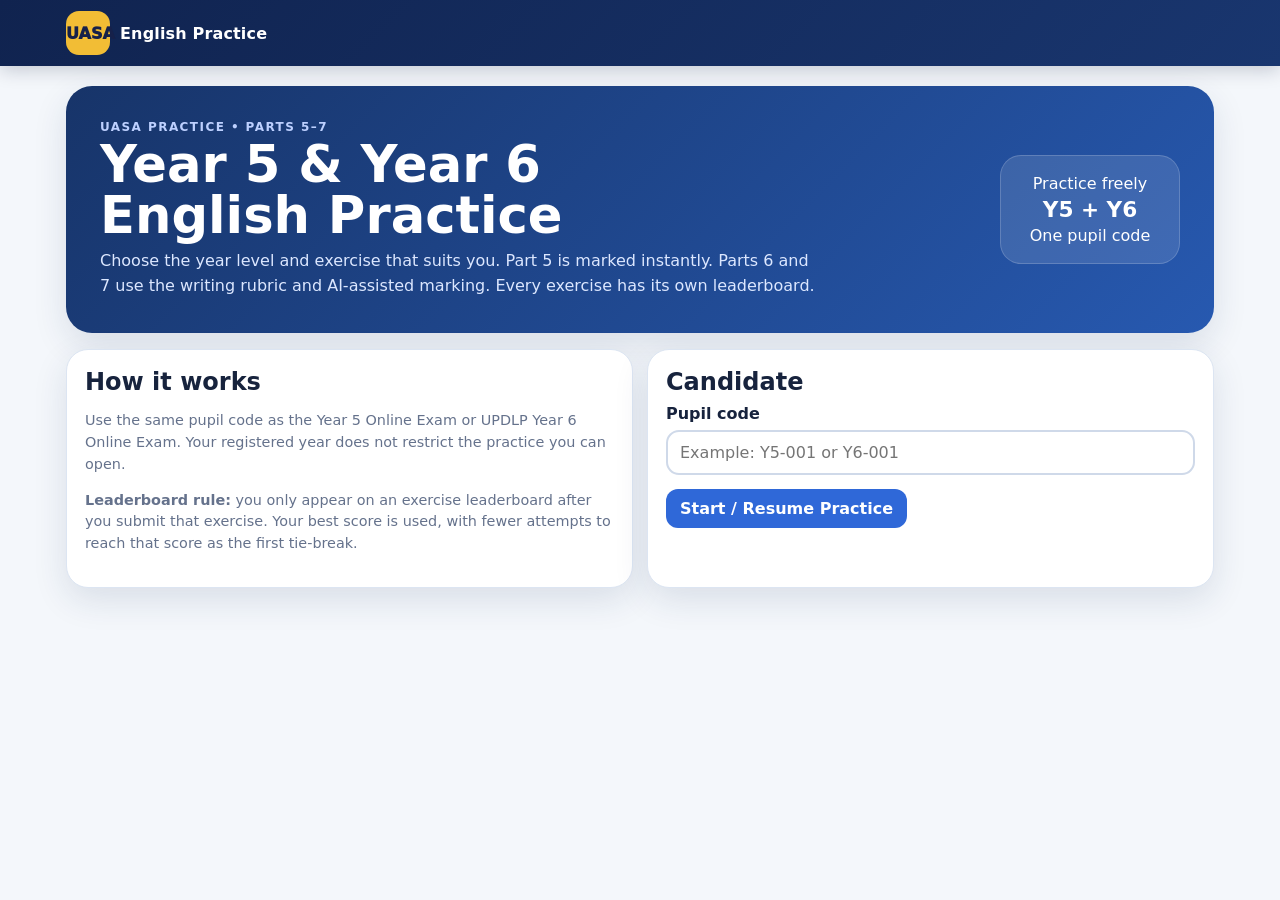
<file: index.html>
<!doctype html>
<html lang="en">
<head>
<meta charset="utf-8">
<meta name="viewport" content="width=device-width,initial-scale=1">
<title>UASA English Practice — Year 5 & Year 6</title>
<style>
:root{
  --navy:#10234f;--navy2:#19366f;--blue:#2f68d8;--sky:#eaf3ff;
  --ink:#17233d;--muted:#65728c;--line:#dce5f2;--panel:#fff;
  --gold:#f2bd35;--green:#198754;--red:#c43d4b;--orange:#c37b1d;
  --bg:#f4f7fb;--shadow:0 12px 34px rgba(22,47,91,.12);
}
*{box-sizing:border-box}
html{font-size:16px}
body{margin:0;font-family:Inter,system-ui,-apple-system,Segoe UI,Roboto,Arial,sans-serif;background:var(--bg);color:var(--ink)}
button,input,textarea{font:inherit}
button{cursor:pointer}
.hidden{display:none!important}
.topbar{position:sticky;top:0;z-index:30;background:linear-gradient(135deg,var(--navy),var(--navy2));color:#fff;box-shadow:0 4px 18px rgba(5,20,50,.2)}
.topbarIn{max-width:1180px;margin:auto;display:flex;align-items:center;gap:12px;padding:11px 16px}
.brand{display:flex;align-items:center;gap:10px;min-width:0}
.brandBadge{width:44px;height:44px;border-radius:13px;background:var(--gold);color:#16214a;display:grid;place-items:center;font-weight:950}
.brandTitle{font-weight:900;letter-spacing:.01em}
.grow{flex:1}
.pill,.topBtn{border:1px solid rgba(255,255,255,.2);background:rgba(255,255,255,.1);color:#fff;border-radius:999px;padding:8px 11px;font-weight:800}
.topBtn{border-radius:12px}
.wrap{max-width:1180px;margin:auto;padding:20px 16px 44px}
.hero{background:linear-gradient(135deg,#173469,#2759b0);color:#fff;border-radius:26px;padding:clamp(20px,4vw,34px);display:grid;grid-template-columns:1.5fr .7fr;gap:18px;align-items:center;box-shadow:var(--shadow)}
.hero h1{margin:5px 0 8px;font-size:clamp(2rem,4vw,3.4rem);line-height:1}
.hero p{margin:0;color:#dce7ff;max-width:720px;line-height:1.55}
.eyebrow{font-weight:900;text-transform:uppercase;letter-spacing:.12em;font-size:.75rem;color:#bdd0ff}
.heroBadge{justify-self:end;text-align:center;background:rgba(255,255,255,.12);border:1px solid rgba(255,255,255,.18);border-radius:21px;padding:18px;min-width:180px}
.heroBadge b{display:block;font-size:1.35rem;margin:4px 0}
.panel{background:var(--panel);border:1px solid var(--line);border-radius:22px;box-shadow:var(--shadow);padding:18px}
.setupGrid,.yearGrid,.partGrid,.exerciseGrid{display:grid;gap:14px;margin-top:16px}
.setupGrid{grid-template-columns:1fr 1fr}
.yearGrid{grid-template-columns:repeat(2,minmax(0,1fr))}
.partGrid{grid-template-columns:repeat(3,minmax(0,1fr))}
.exerciseGrid{grid-template-columns:repeat(2,minmax(0,1fr))}
.panel h2,.panel h3{margin:0 0 8px}
.note{font-size:.9rem;color:var(--muted);line-height:1.5}
.field label{display:block;font-weight:900;margin-bottom:7px}
.field input,.answerInput,textarea{width:100%;border:2px solid #cfd9e9;border-radius:13px;padding:11px 12px;background:#fff;color:var(--ink);outline:none}
.field input:focus,.answerInput:focus,textarea:focus{border-color:#5f83df;box-shadow:0 0 0 3px rgba(47,104,216,.1)}
.btn{border:0;border-radius:12px;padding:10px 14px;font-weight:900;background:#e8eef8;color:#17325f}
.btn.primary{background:var(--blue);color:#fff}
.btn.gold{background:var(--gold);color:#18244a}
.btn.ghost{background:#fff;border:1px solid var(--line)}
.btn.danger{background:#ffe9ec;color:#9b2735}
.btn:disabled{opacity:.55;cursor:not-allowed}
.actionRow{display:flex;gap:9px;flex-wrap:wrap;margin-top:14px}
.choiceCard{padding:22px;border-radius:22px;border:2px solid var(--line);background:#fff;box-shadow:var(--shadow)}
.choiceCard:hover{border-color:#94afe7}
.choiceBadge{display:inline-flex;padding:5px 9px;border-radius:999px;background:var(--sky);color:#2659b7;font-weight:900;font-size:.8rem}
.choiceCard h2{margin:10px 0 6px}
.bigYear{font-size:2rem;font-weight:950}
.sectionHeader{display:flex;align-items:center;gap:12px;margin:8px 0 14px}
.sectionIcon{width:50px;height:50px;border-radius:15px;background:var(--navy2);color:#fff;display:grid;place-items:center;font-size:1.3rem;font-weight:950}
.sectionHeader h2{margin:0}.sectionHeader p{margin:3px 0 0;color:var(--muted)}
.exerciseCard{display:flex;flex-direction:column;gap:9px}
.exerciseMeta{display:flex;gap:7px;flex-wrap:wrap}
.tag{display:inline-flex;padding:5px 8px;border-radius:999px;background:#edf3fd;color:#355d9c;font-weight:850;font-size:.78rem}
.scoreStrip{display:flex;gap:8px;flex-wrap:wrap;margin-top:auto}
.scorePill{padding:7px 9px;border-radius:10px;background:#f5f7fb;border:1px solid #e2e8f2;color:#3d4a63;font-size:.82rem;font-weight:800}
.exerciseWrap{max-width:1040px;margin:auto}
.taskCard{background:#fff;border:1px solid var(--line);border-radius:20px;padding:18px;box-shadow:var(--shadow)}
.taskText{font-size:1.02rem;line-height:1.65}
.taskIntro{margin:0 0 18px}
.taskLead{margin:0 0 6px}
.taskPoints{margin:0 0 20px;padding-left:26px;list-style-type:disc}
.taskPoints li{padding-left:3px;margin:6px 0}
.emailMeta{display:grid;gap:6px;margin:12px 0;padding:11px 13px;background:#f3f6fb;border-radius:12px}
.emailMeta b{display:inline-block;min-width:74px}
.qList{display:grid;gap:12px;margin-top:16px}
.qRow{border:1px solid var(--line);border-radius:15px;padding:13px;background:#fbfcfe}
.qPrompt{font-weight:800;line-height:1.45}
.qHint{font-family:ui-monospace,SFMono-Regular,Consolas,monospace;color:#315a9c;margin:5px 0 8px;font-weight:900}
.answerInput.correct{border-color:#32a46d;background:#effaf4}
.answerInput.wrong{border-color:#d76672;background:#fff2f3}
.stimulus{border:2px dashed #87a5dd;background:linear-gradient(180deg,#f7fbff,#eef5ff);border-radius:18px;padding:16px;margin:15px 0}
.stimulus h3{margin:0 0 10px;color:#214e9d}
.stimulus ul{margin:8px 0 0;padding-left:22px;line-height:1.55}
.writingGrid{display:grid;grid-template-columns:.9fr 1.1fr;gap:14px;align-items:start}
.writeBox{background:#fff;border:1px solid var(--line);border-radius:18px;padding:15px}
textarea{min-height:250px;resize:vertical;line-height:1.55}
.wordCount{font-weight:900;color:var(--muted);text-align:right;margin-top:7px}
.wordCount.good{color:var(--green)}.wordCount.warn{color:var(--orange)}
.feedbackBox{margin-top:15px;border-radius:17px;padding:15px;border:1px solid var(--line);background:#fff}
.scoreBig{font-size:2.3rem;font-weight:950;color:var(--navy)}
.scoreTiles{display:grid;grid-template-columns:repeat(3,minmax(0,1fr));gap:8px;margin:10px 0}
.scoreTile{background:#f5f8fc;border:1px solid #e2e9f3;border-radius:13px;padding:10px;text-align:center}
.scoreTile b{display:block;font-size:1.25rem}
.checkList{display:grid;gap:7px;margin-top:10px}
.check{padding:9px 10px;border-radius:11px;background:#f5f7fb;font-size:.9rem}
.check.met{border-left:4px solid var(--green)}
.check.miss{border-left:4px solid var(--orange)}
.feedbackGrid{display:grid;grid-template-columns:repeat(3,minmax(0,1fr));gap:9px;margin-top:10px}
.feedbackMini{border-radius:13px;padding:11px;background:#f6f8fc}
.feedbackMini b{display:block;margin-bottom:4px}
.status{padding:11px 13px;border-radius:12px;margin-top:12px}
.status.info{background:#edf4ff;color:#214d94}.status.ok{background:#eaf8f0;color:#12623e}.status.err{background:#fff0f1;color:#9d2c3a}
.spinner{display:inline-block;width:16px;height:16px;border:2px solid #bfd0f2;border-top-color:#285fc4;border-radius:50%;animation:spin .8s linear infinite;vertical-align:-3px;margin-right:6px}
@keyframes spin{to{transform:rotate(360deg)}}
.modal{position:fixed;inset:0;z-index:50;background:rgba(10,24,53,.65);display:grid;place-items:center;padding:16px}
.modalCard{width:min(94vw,760px);max-height:88vh;overflow:auto;background:#fff;border-radius:22px;padding:18px;box-shadow:0 24px 70px rgba(5,17,40,.35)}
.modalHead{display:flex;align-items:center;gap:10px}.modalHead h2{margin:0}.modalHead .grow{flex:1}
.lbTable{width:100%;border-collapse:collapse;margin-top:12px}
.lbTable th,.lbTable td{text-align:left;padding:10px 8px;border-bottom:1px solid #e5eaf2}
.lbTable th{font-size:.8rem;color:#67748e;text-transform:uppercase;letter-spacing:.06em}
.lbRank{font-weight:950;font-size:1.05rem}.currentRow{background:#eef5ff}
.empty{text-align:center;color:var(--muted);padding:28px}
.history{margin-top:14px}
.historyItem{display:flex;justify-content:space-between;gap:10px;padding:9px 0;border-top:1px solid #e8edf4}
.backRow{margin-bottom:12px;display:flex;gap:8px;flex-wrap:wrap}
@media(max-width:850px){
  .hero{grid-template-columns:1fr}.heroBadge{justify-self:start}
  .setupGrid,.writingGrid{grid-template-columns:1fr}
  .partGrid{grid-template-columns:1fr 1fr}
}
@media(max-width:620px){
  .wrap{padding:12px 10px 35px}.topbarIn{padding:9px 10px}.brandTitle{font-size:.95rem}
  .yearGrid,.partGrid,.exerciseGrid,.feedbackGrid{grid-template-columns:1fr}
  .topbarIn .pill{display:none}.topBtn{padding:7px 9px}
  .hero{border-radius:20px}.choiceCard,.panel,.taskCard{border-radius:17px}
  .scoreTiles{grid-template-columns:1fr 1fr}
}
</style>
</head>
<body>
<header class="topbar">
  <div class="topbarIn">
    <div class="brand"><div class="brandBadge">UASA</div><span class="brandTitle">English Practice</span></div>
    <div class="grow"></div>
    <div id="pupilBadge" class="pill hidden"></div>
    <button id="homeBtn" class="topBtn hidden" type="button">Home</button>
    <button id="changeBtn" class="topBtn hidden" type="button">Change Pupil</button>
  </div>
</header>

<main class="wrap">
  <section id="loginScreen">
    <div class="hero">
      <div>
        <div class="eyebrow">UASA Practice • Parts 5–7</div>
        <h1>Year 5 & Year 6<br>English Practice</h1>
        <p>Choose the year level and exercise that suits you. Part 5 is marked instantly. Parts 6 and 7 use the writing rubric and AI-assisted marking. Every exercise has its own leaderboard.</p>
      </div>
      <div class="heroBadge"><span>Practice freely</span><b>Y5 + Y6</b><span>One pupil code</span></div>
    </div>
    <div class="setupGrid">
      <div class="panel">
        <h2>How it works</h2>
        <p class="note">Use the same pupil code as the Year 5 Online Exam or UPDLP Year 6 Online Exam. Your registered year does not restrict the practice you can open.</p>
        <p class="note"><b>Leaderboard rule:</b> you only appear on an exercise leaderboard after you submit that exercise. Your best score is used, with fewer attempts to reach that score as the first tie-break.</p>
      </div>
      <div class="panel">
        <h2>Candidate</h2>
        <div class="field">
          <label for="pupilCode">Pupil code</label>
          <input id="pupilCode" maxlength="40" autocomplete="off" placeholder="Example: Y5-001 or Y6-001">
        </div>
        <div class="actionRow"><button id="loginBtn" class="btn primary">Start / Resume Practice</button></div>
        <div id="loginMsg"></div>
      </div>
    </div>
  </section>

  <section id="homeScreen" class="hidden">
    <div class="sectionHeader">
      <div class="sectionIcon">★</div>
      <div><h2 id="welcomeTitle">Choose your practice</h2><p>You can practise either year level.</p></div>
    </div>
    <div class="yearGrid">
      <button class="choiceCard" data-year="5" type="button">
        <span class="choiceBadge">UASA Practice</span><div class="bigYear">Year 5</div>
        <div class="note">Part 5 vocabulary • Part 6 short communicative message • Part 7 email writing</div>
      </button>
      <button class="choiceCard" data-year="6" type="button">
        <span class="choiceBadge">UASA Practice</span><div class="bigYear">Year 6</div>
        <div class="note">Part 5 vocabulary • Part 6 short communicative message • Part 7 email writing</div>
      </button>
    </div>
  </section>

  <section id="yearScreen" class="hidden">
    <div class="backRow"><button class="btn ghost" id="backHomeBtn">← Year selection</button></div>
    <div class="sectionHeader">
      <div id="yearIcon" class="sectionIcon">5</div>
      <div><h2 id="yearTitle">Year 5 Practice</h2><p>Select a part.</p></div>
    </div>
    <div id="partGrid" class="partGrid"></div>
  </section>

  <section id="partScreen" class="hidden">
    <div class="backRow"><button class="btn ghost" id="backYearBtn">← Parts</button></div>
    <div class="sectionHeader">
      <div id="partIcon" class="sectionIcon">5</div>
      <div><h2 id="partTitle">Part 5</h2><p id="partSubtitle"></p></div>
    </div>
    <div id="exerciseGrid" class="exerciseGrid"></div>
  </section>

  <section id="exerciseScreen" class="hidden">
    <div class="exerciseWrap">
      <div class="backRow">
        <button class="btn ghost" id="backPartBtn">← Exercises</button>
        <button class="btn gold" id="exerciseLeaderboardBtn">🏆 Leaderboard</button>
      </div>
      <div id="exerciseContent"></div>
    </div>
  </section>
</main>

<div id="leaderModal" class="modal hidden">
  <div class="modalCard">
    <div class="modalHead">
      <div><h2 id="leaderTitle">Leaderboard</h2><div id="leaderSub" class="note"></div></div>
      <div class="grow"></div>
      <button id="leaderClose" class="btn ghost">✕</button>
    </div>
    <div id="leaderBody"></div>
  </div>
</div>

<script>
const CONFIG={
  baseUrl:"https://qekcgsfeomjckctiubgm.supabase.co",
  publishableKey:"sb_publishable_yJbCYOLDeMreuqM01g_oqA_eF5YEWwq"
};
const LS_CODE="uasa_practice_code_v1";
let state={code:"",pupil:null,exercises:[],progress:{},year:null,part:null,current:null,currentResult:null};

const $=s=>document.querySelector(s);
const $$=s=>[...document.querySelectorAll(s)];
const esc=s=>String(s??"").replace(/[&<>"']/g,c=>({"&":"&amp;","<":"&lt;",">":"&gt;",'"':"&quot;","'":"&#039;"}[c]));
const uuid=()=>crypto.randomUUID();
function show(id){["loginScreen","homeScreen","yearScreen","partScreen","exerciseScreen"].forEach(x=>$("#"+x).classList.toggle("hidden",x!==id))}
function draftKey(exId){return `uasa_practice_draft_${state.code}_${exId}`}
function saveDraft(exId,val){localStorage.setItem(draftKey(exId),JSON.stringify(val))}
function loadDraft(exId){try{return JSON.parse(localStorage.getItem(draftKey(exId))||"null")}catch{return null}}
async function api(payload){
  const r=await fetch(`${CONFIG.baseUrl}/functions/v1/uasa-practice`,{
    method:"POST",headers:{"Content-Type":"application/json","apikey":CONFIG.publishableKey},
    body:JSON.stringify(payload)
  });
  const d=await r.json().catch(()=>({success:false,error:"Unreadable server response"}));
  if(!r.ok||!d.success) throw new Error(d.error||"Request failed");
  return d;
}
function setLoggedInUI(on){
  $("#pupilBadge").classList.toggle("hidden",!on);
  $("#homeBtn").classList.toggle("hidden",!on);
  $("#changeBtn").classList.toggle("hidden",!on);
  if(on&&state.pupil) $("#pupilBadge").textContent=`${state.pupil.name} • ${state.pupil.className}`;
}
async function login(){
  const code=$("#pupilCode").value.trim().toUpperCase();
  if(!code){$("#loginMsg").innerHTML='<div class="status err">Enter your pupil code.</div>';return}
  $("#loginBtn").disabled=true;$("#loginMsg").innerHTML='<div class="status info"><span class="spinner"></span>Checking pupil code…</div>';
  try{
    const [l,e]=await Promise.all([
      api({action:"login",pupilCode:code}),
      api({action:"exercises",pupilCode:code})
    ]);
    state.code=code;state.pupil=l.pupil;state.progress=l.progress||{};state.exercises=e.exercises||[];
    localStorage.setItem(LS_CODE,code);setLoggedInUI(true);
    $("#welcomeTitle").textContent=`Welcome, ${state.pupil.name}!`;
    show("homeScreen");
  }catch(err){$("#loginMsg").innerHTML=`<div class="status err">${esc(err.message)}</div>`}
  finally{$("#loginBtn").disabled=false}
}
function refreshProgress(){
  return api({action:"sync",pupilCode:state.code}).then(d=>{state.progress=d.progress||{};});
}
function progressFor(id){return state.progress?.[id]||null}
function yearStats(y){
  const xs=state.exercises.filter(e=>Number(e.year_level)===y);
  const attempted=xs.filter(e=>progressFor(e.exercise_id)).length;
  return {total:xs.length,attempted};
}
function openYear(y){
  state.year=Number(y);state.part=null;
  $("#yearIcon").textContent=state.year;$("#yearTitle").textContent=`Year ${state.year} Practice`;
  const parts=[5,6,7].map(p=>{
    const xs=state.exercises.filter(e=>Number(e.year_level)===state.year&&Number(e.part)===p);
    const attempted=xs.filter(e=>progressFor(e.exercise_id)).length;
    const names={5:"Word Definition & Spelling",6:"Short Communicative Message",7:"Notes Expansion / Email Writing"};
    return `<button class="choiceCard" data-part="${p}" type="button">
      <span class="choiceBadge">Part ${p}</span>
      <h2>${names[p]}</h2>
      <div class="note">${xs.length} exercise${xs.length===1?"":"s"} • ${attempted} submitted</div>
    </button>`
  }).join("");
  $("#partGrid").innerHTML=parts;
  $$("#partGrid [data-part]").forEach(b=>b.onclick=()=>openPart(Number(b.dataset.part)));
  show("yearScreen");
}
function openPart(p){
  state.part=Number(p);
  const names={5:"Word Definition & Spelling",6:"Short Communicative Message",7:"Notes Expansion / Email Writing"};
  $("#partIcon").textContent=p;$("#partTitle").textContent=`Year ${state.year} • Part ${p}`;
  $("#partSubtitle").textContent=names[p];
  const xs=state.exercises.filter(e=>Number(e.year_level)===state.year&&Number(e.part)===p);
  $("#exerciseGrid").innerHTML=xs.map(e=>{
    const pr=progressFor(e.exercise_id);
    return `<div class="panel exerciseCard">
      <div class="exerciseMeta"><span class="tag">Practice ${e.exercise_no}</span><span class="tag">${esc(e.topic)}</span></div>
      <h3>${esc(e.title)}</h3>
      <div class="note">${p===5?`${e.max_score} vocabulary item${e.max_score===1?"":"s"}`:`${e.word_min}–${e.word_max} words • ${e.max_score} marks`}</div>
      <div class="scoreStrip">
        <span class="scorePill">${pr?`Best: ${pr.bestScore}/${e.max_score}`:"Not submitted"}</span>
        ${pr?`<span class="scorePill">Attempts: ${pr.attempts}</span>`:""}
      </div>
      <div class="actionRow">
        <button class="btn primary" data-open="${e.exercise_id}">${pr?"Practise Again":"Start Practice"}</button>
        <button class="btn gold" data-lb="${e.exercise_id}">🏆 Leaderboard</button>
      </div>
    </div>`
  }).join("");
  $$("[data-open]").forEach(b=>b.onclick=()=>openExercise(b.dataset.open));
  $$("[data-lb]").forEach(b=>b.onclick=()=>openLeaderboard(b.dataset.lb));
  show("partScreen");
}
async function openExercise(id){
  const e=state.exercises.find(x=>x.exercise_id===id); if(!e)return;
  state.current=e;state.currentResult=null;
  $("#exerciseLeaderboardBtn").onclick=()=>openLeaderboard(id);
  if(Number(e.part)===5) renderPart5(e); else renderWriting(e);
  show("exerciseScreen");
}
function metaHTML(e){
  const s=e.stimulus||{};
  if(!s.to&&!s.subject)return "";
  return `<div class="emailMeta">${s.to?`<div><b>To</b> ${esc(s.to)}</div>`:""}${s.subject?`<div><b>Subject</b> ${esc(s.subject)}</div>`:""}</div>`;
}
function renderPart5(e){
  const d=loadDraft(e.exercise_id)||[];
  $("#exerciseContent").innerHTML=`<div class="taskCard">
    <div class="exerciseMeta"><span class="tag">Year ${e.year_level}</span><span class="tag">Part 5</span><span class="tag">Practice ${e.exercise_no}</span></div>
    <h2>${esc(e.title)}</h2><div class="taskText">${esc(e.task_text)}</div>
    <div class="qList">${(e.question_data||[]).map((q,i)=>`<div class="qRow">
      <div class="qPrompt">${i+1}. ${esc(q.prompt)}</div><div class="qHint">${esc(q.hint)}</div>
      <input class="answerInput" data-index="${i}" autocomplete="off" value="${esc(d[i]||"")}" placeholder="Type the word">
    </div>`).join("")}</div>
    <div id="submitStatus"></div>
    <div class="actionRow"><button id="submitP5" class="btn primary">Submit Answers</button><button id="viewHistory" class="btn ghost">Attempts</button></div>
    <div id="resultArea"></div>
  </div>`;
  $$(".answerInput").forEach(inp=>inp.addEventListener("input",()=>{
    const vals=$$(".answerInput").map(x=>x.value);saveDraft(e.exercise_id,vals);
    inp.classList.remove("correct","wrong");
  }));
  $("#submitP5").onclick=()=>submitPart5(e);
  $("#viewHistory").onclick=()=>showHistory(e);
}
async function submitPart5(e){
  const btn=$("#submitP5"),status=$("#submitStatus");
  const answers=$$(".answerInput").map(x=>x.value.trim());
  btn.disabled=true;status.innerHTML='<div class="status info"><span class="spinner"></span>Marking…</div>';
  try{
    const d=await api({action:"submit_part5",pupilCode:state.code,exerciseId:e.exercise_id,submissionId:uuid(),answers});
    (d.attempt.checks||[]).forEach(c=>{
      const inp=$(`.answerInput[data-index="${c.index-1}"]`);
      if(inp) inp.classList.add(c.correct?"correct":"wrong");
    });
    $("#resultArea").innerHTML=`<div class="feedbackBox">
      <div class="scoreBig">${d.attempt.score}/${d.attempt.maxScore}</div>
      <div class="note">${esc(d.attempt.feedback?.message||"")}</div>
      <div class="checkList">${(d.attempt.checks||[]).filter(c=>!c.correct).map(c=>`<div class="check miss">Question ${c.index}: correct answer — <b>${esc(c.answer)}</b></div>`).join("")}</div>
      <div class="actionRow"><button class="btn gold" id="resultLB">🏆 View Leaderboard</button></div>
    </div>`;
    $("#resultLB").onclick=()=>openLeaderboard(e.exercise_id);
    status.innerHTML='<div class="status ok">Submission saved.</div>';
    await refreshProgress();
  }catch(err){status.innerHTML=`<div class="status err">${esc(err.message)}</div>`}
  finally{btn.disabled=false}
}
function stimulusHTML(e){
  const s=e.stimulus||{};
  if(!s.heading&&!Array.isArray(s.facts))return "";
  return `<div class="stimulus"><h3>${esc(s.heading||"Stimulus")}</h3>${Array.isArray(s.facts)?`<ul>${s.facts.map(f=>`<li>${esc(f)}</li>`).join("")}</ul>`:""}</div>`;
}
function writingTaskHTML(e){
  const text=String(e.task_text||"");
  if(Number(e.part)!==6)return esc(text);
  const match=text.match(/^(.*?)\s+In your (email|message)(?:,\s*([^:]+))?:\s*([\s\S]+)$/i);
  if(!match)return esc(text);
  const points=match[4].replace(/\s*Write\s+(?:about\s+|your\s+(?:email|message)\s+in\s+)?\d+\s*[-–]\s*\d+\s+words\.?\s*$/i,"")
    .split(/;\s*|\n\s*[•-]\s*/).map(s=>s.trim().replace(/^[•-]\s*/,"")).filter(Boolean);
  if(points.length!==3)return esc(text);
  const kind=match[2].toLowerCase();
  const lead=match[3]?match[3].trim()+" ":"";
  return '<p class="taskIntro">'+esc(match[1])+' Write your '+kind+' in '+esc(e.word_min)+'–'+esc(e.word_max)+' words.</p>'+
    '<p class="taskLead">In your '+kind+':</p>'+
    '<ul class="taskPoints">'+points.map(point=>'<li>'+esc(lead+point)+'</li>').join("")+'</ul>';
}

function renderWriting(e){
  const draft=loadDraft(e.exercise_id)||"";
  const part=Number(e.part);
  $("#exerciseContent").innerHTML=`<div class="taskCard">
    <div class="exerciseMeta"><span class="tag">Year ${e.year_level}</span><span class="tag">Part ${part}</span><span class="tag">Practice ${e.exercise_no}</span></div>
    <h2>${esc(e.title)}</h2>
    <div class="${part===7?"writingGrid":""}">
      <div>
        <div class="taskText">${writingTaskHTML(e)}</div>
        ${metaHTML(e)}
        ${part===7?stimulusHTML(e):""}
      </div>
      <div class="writeBox">
        <label style="font-weight:900;display:block;margin-bottom:7px">Write your ${part===6?"message / email":"email"}</label>
        <textarea id="writingAnswer" placeholder="Type your answer here…">${esc(draft)}</textarea>
        <div id="wordCount" class="wordCount"></div>
        <div id="submitStatus"></div>
        <div class="actionRow"><button id="submitWriting" class="btn primary">Submit for Marking</button><button id="viewHistory" class="btn ghost">Attempts</button></div>
      </div>
    </div>
    <div id="resultArea"></div>
  </div>`;
  const ta=$("#writingAnswer");
  const update=()=>{
    const wc=(ta.value.trim().match(/[A-Za-z0-9]+(?:['’-][A-Za-z0-9]+)*/g)||[]).length;
    const good=wc>=Number(e.word_min)&&wc<=Number(e.word_max);
    $("#wordCount").textContent=`${wc} words • target ${e.word_min}–${e.word_max}`;
    $("#wordCount").className=`wordCount ${good?"good":wc?"warn":""}`;
    saveDraft(e.exercise_id,ta.value);
  };
  ta.addEventListener("input",update);update();
  $("#submitWriting").onclick=()=>submitWriting(e);
  $("#viewHistory").onclick=()=>showHistory(e);
}
async function submitWriting(e){
  const ta=$("#writingAnswer"),btn=$("#submitWriting"),status=$("#submitStatus");
  const responseText=ta.value.trim();
  if(!responseText){status.innerHTML='<div class="status err">Write your answer before submitting.</div>';return}
  btn.disabled=true;status.innerHTML='<div class="status info"><span class="spinner"></span>AI is marking your writing using the Part '+e.part+' rubric…</div>';
  try{
    const d=await api({action:"grade_writing",pupilCode:state.code,exerciseId:e.exercise_id,submissionId:uuid(),responseText});
    renderWritingResult(e,d.attempt);
    status.innerHTML='<div class="status ok">Submission marked and saved.</div>';
    await refreshProgress();
  }catch(err){status.innerHTML=`<div class="status err">${esc(err.message)}</div>`}
  finally{btn.disabled=false}
}
function renderWritingResult(e,a){
  const ss=a.sectionScores||{};
  const scoreTiles=Number(e.part)===6
    ? `<div class="scoreTile"><span>CCA</span><b>${ss.cca}/5</b></div><div class="scoreTile"><span>Organisation & Language</span><b>${ss.ol}/5</b></div>`
    : `<div class="scoreTile"><span>Content</span><b>${ss.content}/5</b></div><div class="scoreTile"><span>Communicative Achievement</span><b>${ss.ca}/5</b></div><div class="scoreTile"><span>Organisation & Language</span><b>${ss.ol}/5</b></div>`;
  $("#resultArea").innerHTML=`<div class="feedbackBox">
    <div class="scoreBig">${a.score}/${a.maxScore}</div>
    <div class="note">${a.wordCount} words</div>
    <div class="scoreTiles">${scoreTiles}</div>
    <div class="checkList">${(a.contentChecks||[]).map(c=>`<div class="check ${c.status==="MET"?"met":"miss"}"><b>${esc(c.status.replaceAll("_"," "))}</b> — ${esc(c.evidence)}</div>`).join("")}</div>
    <div class="feedbackGrid">
      <div class="feedbackMini"><b>✓ You did well</b>${esc(a.feedback?.did_well||"")}</div>
      <div class="feedbackMini"><b>↗ Improve</b>${esc(a.feedback?.improve||"")}</div>
      <div class="feedbackMini"><b>💡 Tip</b>${esc(a.feedback?.tip||"")}</div>
    </div>
    ${(a.issues||[]).length?`<div class="history"><h3>Specific corrections</h3>${a.issues.map(i=>`<div class="historyItem"><div><b>${esc(i.type)}</b><br><span class="note">${esc(i.original||"")} ${i.suggested?`→ ${esc(i.suggested)}`:""}<br>${esc(i.explanation||"")}</span></div></div>`).join("")}</div>`:""}
    <div class="actionRow"><button class="btn gold" id="resultLB">🏆 View Leaderboard</button></div>
  </div>`;
  $("#resultLB").onclick=()=>openLeaderboard(e.exercise_id);
}
async function showHistory(e){
  try{
    const d=await api({action:"history",pupilCode:state.code,exerciseId:e.exercise_id});
    const h=d.history||[];
    $("#resultArea").innerHTML=`<div class="feedbackBox history"><h3>Your attempts</h3>${h.length?h.map(x=>`<div class="historyItem"><div>Attempt ${x.attempt_no}<div class="note">${new Date(x.created_at).toLocaleString()}</div></div><b>${x.score}/${e.max_score}</b></div>`).join(""):'<div class="empty">No submissions yet.</div>'}</div>`;
  }catch(err){$("#resultArea").innerHTML=`<div class="status err">${esc(err.message)}</div>`}
}
async function openLeaderboard(exerciseId){
  const e=state.exercises.find(x=>x.exercise_id===exerciseId);
  $("#leaderTitle").textContent=`${e?e.title:"Exercise"} Leaderboard`;
  $("#leaderSub").textContent=e?`Year ${e.year_level} • Part ${e.part} • Practice ${e.exercise_no}`:"";
  $("#leaderBody").innerHTML='<div class="empty"><span class="spinner"></span>Loading leaderboard…</div>';
  $("#leaderModal").classList.remove("hidden");
  try{
    const d=await api({action:"leaderboard",pupilCode:state.code,exerciseId});
    const rows=d.rows||[];
    $("#leaderBody").innerHTML=rows.length?`<table class="lbTable"><thead><tr><th>Rank</th><th>Pupil</th><th>Best</th><th>Reached in</th></tr></thead><tbody>${rows.map(r=>`<tr class="${r.isCurrent?"currentRow":""}">
      <td class="lbRank">${r.rank===1?"🥇":r.rank===2?"🥈":r.rank===3?"🥉":"#"+r.rank}</td>
      <td><b>${esc(r.name)}</b><div class="note">${esc(r.className||"")}</div></td>
      <td><b>${r.bestScore}/${d.exercise.maxScore}</b></td>
      <td>Attempt ${r.bestAttemptNo}</td>
    </tr>`).join("")}</tbody></table>`:'<div class="empty">No pupil has submitted this exercise yet.</div>';
  }catch(err){$("#leaderBody").innerHTML=`<div class="status err">${esc(err.message)}</div>`}
}
function goHome(){state.year=null;state.part=null;state.current=null;show("homeScreen")}
function changePupil(){
  state={code:"",pupil:null,exercises:[],progress:{},year:null,part:null,current:null,currentResult:null};
  localStorage.removeItem(LS_CODE);setLoggedInUI(false);$("#pupilCode").value="";$("#loginMsg").innerHTML="";show("loginScreen");
}
$("#loginBtn").onclick=login;
$("#pupilCode").addEventListener("keydown",e=>{if(e.key==="Enter")login()});
$$("[data-year]").forEach(b=>b.onclick=()=>openYear(Number(b.dataset.year)));
$("#backHomeBtn").onclick=goHome;
$("#backYearBtn").onclick=()=>openYear(state.year);
$("#backPartBtn").onclick=()=>openPart(state.part);
$("#homeBtn").onclick=goHome;
$("#changeBtn").onclick=changePupil;
$("#leaderClose").onclick=()=>$("#leaderModal").classList.add("hidden");
$("#leaderModal").addEventListener("click",e=>{if(e.target.id==="leaderModal")$("#leaderModal").classList.add("hidden")});

const remembered=localStorage.getItem(LS_CODE);
if(remembered){$("#pupilCode").value=remembered}
</script>
</body>
</html>
</file>
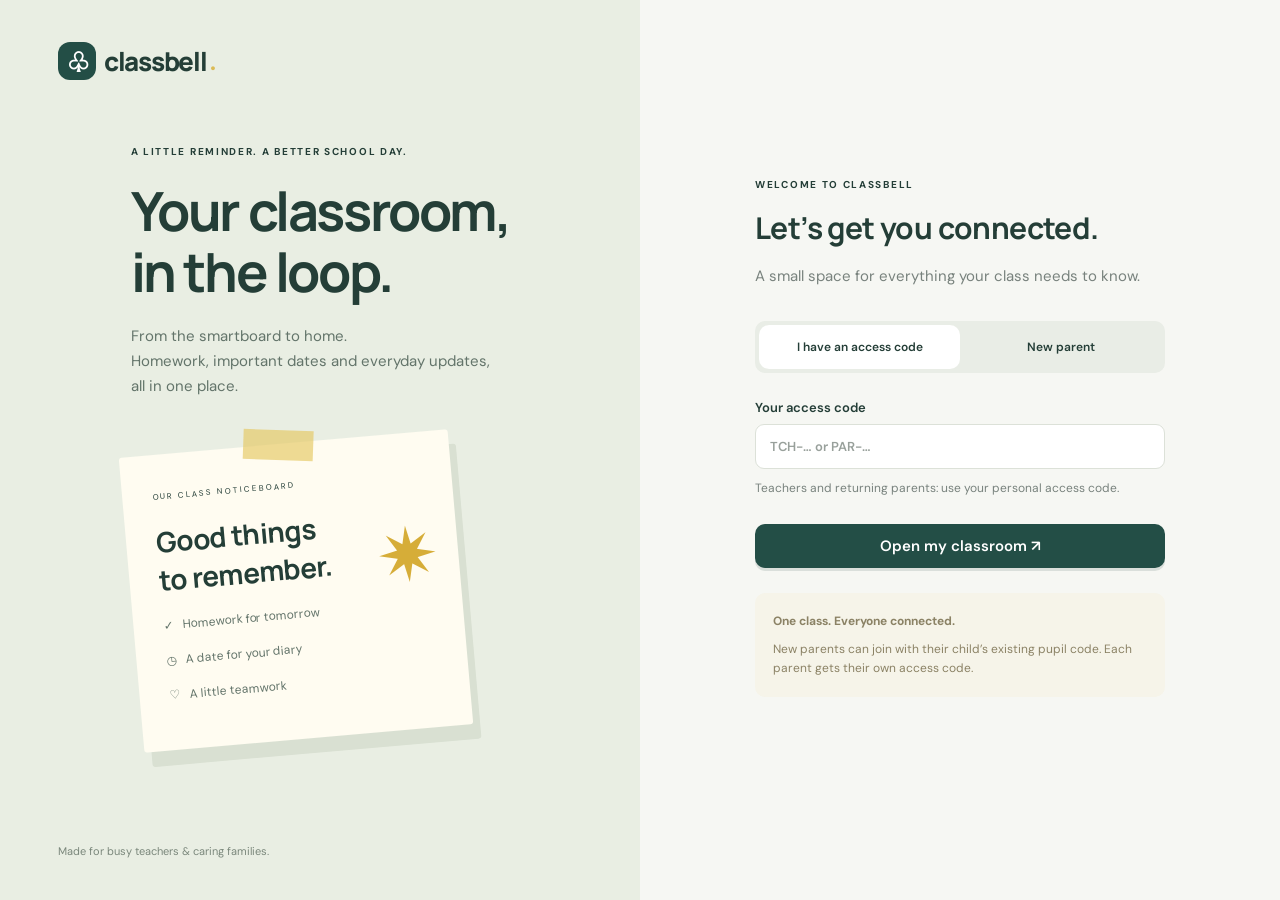
<file: class-reminders/index.html>
<!doctype html><html lang="en"><head><meta charset="utf-8"><meta name="viewport" content="width=device-width,initial-scale=1"><meta name="theme-color" content="#234e46"><title>Classbell · Classroom updates</title><link rel="manifest" href="manifest.webmanifest"><link rel="icon" href="icon.svg"><link rel="apple-touch-icon" href="icon-192.png"><link rel="stylesheet" href="style.css"></head><body><div id="toast" role="status" aria-live="polite"></div>
<section id="welcome"><div class="intro"><a class="brand" href="./"><span>♧</span> classbell<i>●</i></a><div><small class="eyebrow">A LITTLE REMINDER. A BETTER SCHOOL DAY.</small><h1>Your classroom,<br>in the loop.</h1><p>From the smartboard to home.<br>Homework, important dates and everyday updates,<br>all in one place.</p><div class="paper"><small>OUR CLASS NOTICEBOARD</small><h2>Good things<br>to remember. <b>✷</b></h2><p>✓ &nbsp; Homework for tomorrow</p><p>◷ &nbsp; A date for your diary</p><p>♡ &nbsp; A little teamwork</p></div></div><footer>Made for busy teachers &amp; caring families.</footer></div><div class="entry"><div><small class="eyebrow">WELCOME TO CLASSBELL</small><h2>Let’s get you connected.</h2><p class="muted">A small space for everything your class needs to know.</p><div class="tabs"><button data-mode="login" class="active">I have an access code</button><button data-mode="register">New parent</button></div><form id="login-form"><label id="name-label" hidden>Your name<input name="name" maxlength="60" autocomplete="name"></label><label><span id="login-label">Your access code</span><input name="code" required autocomplete="off" spellcheck="false" placeholder="TCH-… or PAR-…"></label><p id="login-help" class="hint">Teachers and returning parents: use your personal access code.</p><button class="primary full">Open my classroom ↗</button><p id="login-error" class="error" role="alert"></p></form><div class="note"><strong>One class. Everyone connected.</strong><p>New parents can join with their child’s existing pupil code. Each parent gets their own access code.</p></div></div></div></section>
<div id="app" hidden><aside><a class="brand" href="./"><span>♧</span> classbell<i>●</i></a><small class="nav-label">YOUR CLASSROOM</small><nav><button class="active" data-view="updates">▦ <span>Class updates</span></button><button data-view="board">▣ <span>Smartboard</span></button><button data-view="settings">⚙ <span>My account</span></button><button data-view="teachers" id="admin-nav" hidden>♧ <span>Teacher access</span></button></nav><div class="aside-note">✷<p>A little heads-up<br>goes a long way.</p></div><div class="profile"><div id="avatar"></div><div><strong id="name"></strong><small id="role"></small></div><button id="logout" aria-label="Sign out">↪</button></div></aside><main><header><div><small id="today" class="eyebrow"></small><h1 id="heading">A good day to stay connected.</h1><p id="subtitle" class="muted">The latest from your classroom, all together.</p></div><button id="new-post" class="primary">＋ New update</button></header>
<section id="updates-view"><div id="stats" class="stats"></div><div class="feed-heading"><div><h2>On the noticeboard <span id="count"></span></h2><p class="muted">Little notes. Important things.</p></div><select id="class-filter" aria-label="Filter by class"></select></div><div class="filters"><button data-filter="all" class="active">All updates</button><button data-filter="unread">Unread</button><button data-filter="homework">Homework</button><button data-filter="upcoming">Upcoming</button></div><div id="feed" class="feed"></div><p class="hint refresh">Refreshes automatically while open · Malaysia time</p></section>
<section id="board-view" hidden><div class="board-bar"><select id="board-class" aria-label="Choose class"></select><button id="fullscreen" class="secondary">⛶ Full screen</button></div><div class="board-hero"><small class="eyebrow">OUR CLASSROOM NOTICEBOARD</small><h2>What’s happening, class?</h2></div><div id="board-feed" class="board-grid"></div></section>
<section id="settings-view" hidden><div class="settings-grid"><article class="panel"><small class="eyebrow">STAY IN THE LOOP</small><h2>Notifications on this device</h2><p>Receive updates and teacher-scheduled reminders, even when Classbell is closed.</p><p id="push-status" class="hint"></p><button id="push-on" class="primary">Enable notifications</button><button id="push-off" class="secondary" hidden>Turn off</button><div class="note">On iPhone or iPad, use Share → Add to Home Screen first. Open Classbell from that icon, then enable notifications. Leave personal notifications off on shared smartboards.</div><button id="install" class="secondary" hidden>Install Classbell</button></article><article class="panel"><small class="eyebrow">YOUR CONNECTIONS</small><h2>My classes &amp; children</h2><div id="connections"></div><form id="link-form"><label>Link another child<input name="code" required placeholder="Child’s pupil code" autocomplete="off"></label><button class="secondary">Link child</button></form><p class="hint">Keep your access code private. Sign out on shared devices.</p><button id="settings-logout" class="secondary">Sign out of this device</button></article></div></section>
<section id="teachers-view" hidden><div class="settings-grid"><article class="panel"><h2>Add teacher access</h2><p>Give each teacher their own code and assigned classes.</p><form id="teacher-form"><label>Teacher name<input name="name" required maxlength="60"></label><fieldset id="teacher-classes"><legend>Assigned classes</legend></fieldset><button class="primary">Create teacher code</button></form></article><article class="panel"><h2>Teachers</h2><div id="teachers-list"></div></article></div></section></main></div>
<dialog id="compose"><form id="post-form"><div class="dialog-heading"><div><small class="eyebrow">A NOTE FOR YOUR CLASS</small><h2>What’s the update?</h2></div><button class="close" type="button" data-close="compose" aria-label="Close">×</button></div><div class="two-col"><label>Class<select name="className" id="post-class"></select></label><label>Type<select name="category"><option value="homework">Homework</option><option value="meeting">Meeting</option><option value="cleaning">Spring cleaning</option><option value="fee">Fee reminder</option><option value="exam">Exam</option><option value="event">Class event</option><option value="announcement">Announcement</option></select></label></div><label>Title<input name="title" required maxlength="120" placeholder="e.g. English workbook · pages 12–13"></label><label>Details<textarea name="body" maxlength="3000" rows="4" placeholder="What should families know or prepare?"></textarea></label><div class="two-col"><label>Due / event date (Malaysia time)<input name="dueAt" type="datetime-local"></label><label>Send a reminder<select name="reminderHours"><option value="0">No extra reminder</option><option value="1">1 hour before</option><option value="24">1 day before</option><option value="48">2 days before</option></select></label></div><p class="hint">Parents and teachers linked to this class will see the update. Notifications are queued for devices that have enabled them.</p><p id="post-error" class="error" role="alert"></p><button class="primary full">Post to class ↗</button></form></dialog>
<dialog id="code-dialog"><small class="eyebrow">KEEP THIS SOMEWHERE SAFE</small><h2 id="issued-title">Your personal code</h2><p>Use this code to sign in on another device. It is only shown now.</p><code id="issued-code"></code><button id="copy-code" class="secondary full">Copy code</button><button data-close="code-dialog" class="primary full">I’ve saved my code</button></dialog><script src="app.js" defer></script></body></html>
</file>
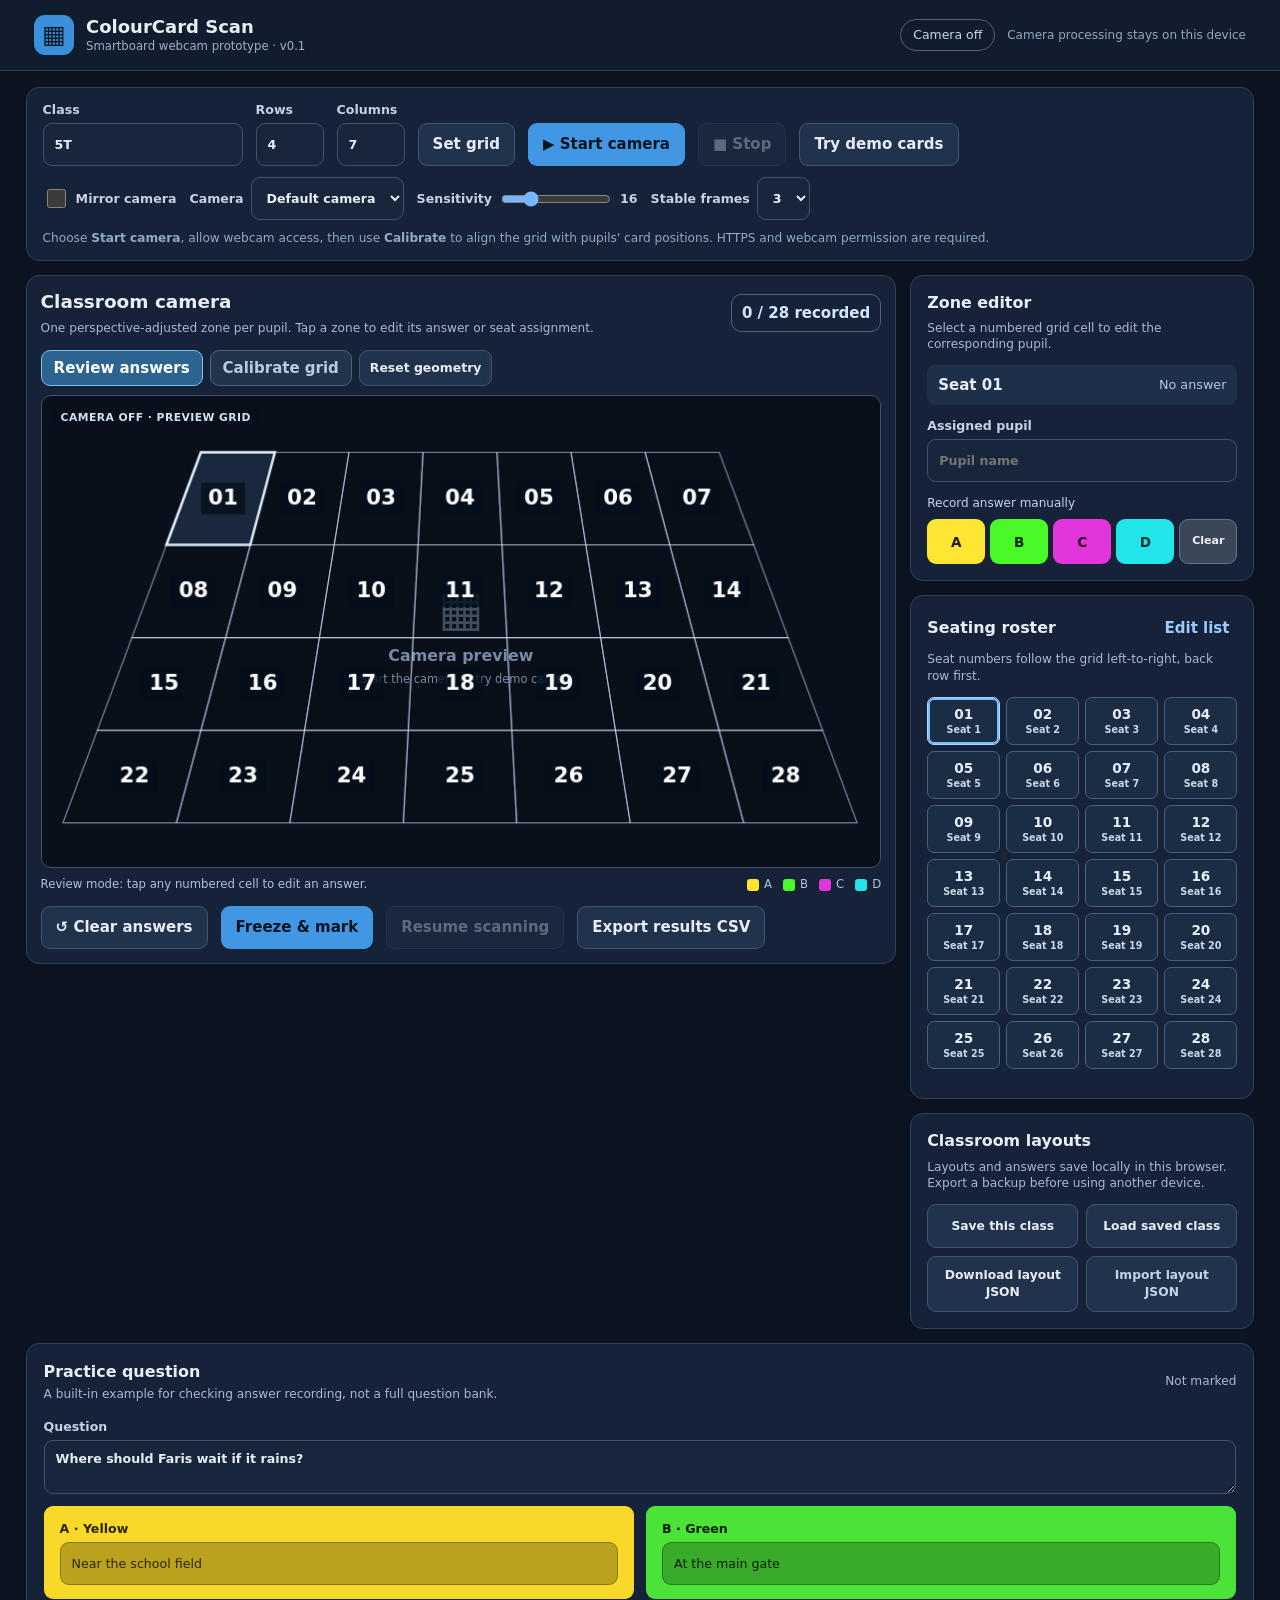
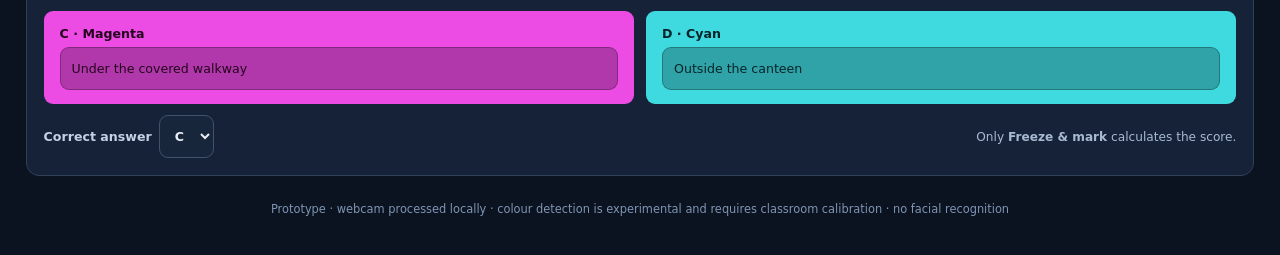
<file: colour-card-scanner/index.html>
<!doctype html>
<html lang="en">
<head>
<meta charset="utf-8">
<meta name="viewport" content="width=device-width,initial-scale=1">
<meta name="theme-color" content="#101827">
<title>ColourCard Scan | Smartboard Prototype</title>
<link rel="stylesheet" href="./styles.css">
<script src="./app.js" defer></script>
</head>
<body>
<header class="topbar">
 <div class="brand"><div class="mark">▦</div><div><strong>ColourCard Scan</strong><small>Smartboard webcam prototype · v0.1</small></div></div>
 <div class="topright"><span id="status" class="status" role="status">Camera off</span><span class="privacy">Camera processing stays on this device</span></div>
</header>
<main class="shell">
 <section class="controls panel" aria-label="Camera and classroom controls">
  <div class="toolbar">
   <label>Class <input id="className" type="text" value="5T" maxlength="24" aria-label="Class name"></label>
   <label>Rows <input id="rows" type="number" value="4" min="1" max="10"></label>
   <label>Columns <input id="cols" type="number" value="7" min="1" max="12"></label>
   <button id="buildGrid" class="secondary">Set grid</button>
   <button id="startCamera" class="primary">▶ Start camera</button>
   <button id="stopCamera" class="secondary" disabled>■ Stop</button>
   <button id="demo" class="secondary">Try demo cards</button>
  </div>
  <div class="toolbar compact">
   <label class="check"><input id="mirror" type="checkbox"> Mirror camera</label>
   <label>Camera <select id="cameraDevice" aria-label="Choose camera"><option value="">Default camera</option></select></label>
   <label>Sensitivity <input id="sensitivity" type="range" min="4" max="85" value="16"><output id="sensitivityValue">16</output></label>
   <label>Stable frames <select id="stableFrames"><option>2</option><option selected>3</option><option>4</option><option>5</option></select></label>
  </div>
  <div class="help" id="cameraHelp">Choose <b>Start camera</b>, allow webcam access, then use <b>Calibrate</b> to align the grid with pupils' card positions. HTTPS and webcam permission are required.</div>
 </section>
 <div class="workspace">
  <section class="viewer panel">
    <div class="viewerHead"><div><h1>Classroom camera</h1><p>One perspective-adjusted zone per pupil. Tap a zone to edit its answer or seat assignment.</p></div><span class="count" id="counter">0 / 28 recorded</span></div>
    <div class="tabbar" role="group" aria-label="Grid interaction mode">
      <button id="modeReview" class="mode active" aria-pressed="true">Review answers</button>
      <button id="modeCalibrate" class="mode" aria-pressed="false">Calibrate grid</button>
      <button id="resetGrid" class="secondary small">Reset geometry</button>
    </div>
    <div id="cameraStage" class="cameraStage" aria-label="Camera view and adjustable detection grid">
     <video id="video" autoplay muted playsinline aria-label="Live webcam"></video>
     <div class="stagePlaceholder" id="placeholder"><span>▦</span><strong>Camera preview</strong><small>Start the camera or try demo cards</small></div>
     <canvas id="overlay" aria-label="Perspective detection zones"></canvas>
     <div class="stageLabel" id="stageLabel">CAMERA OFF · PREVIEW GRID</div>
    </div>
    <div class="stageBottom">
      <span id="modeHint">Review mode: tap any numbered cell to edit an answer.</span>
      <span class="legend"><i class="swatch a"></i> A <i class="swatch b"></i> B <i class="swatch c"></i> C <i class="swatch d"></i> D</span>
    </div>
    <div class="toolbar after">
     <button id="newQuestion" class="secondary">↺ Clear answers</button>
     <button id="freeze" class="primary">Freeze & mark</button>
     <button id="resume" class="secondary" disabled>Resume scanning</button>
     <button id="exportCsv" class="secondary">Export results CSV</button>
    </div>
  </section>
  <aside class="sidebar">
   <section class="panel inset">
    <h2>Zone editor</h2><p class="fine">Select a numbered grid cell to edit the corresponding pupil.</p>
    <div class="selected"><b id="selectedNumber">Seat 01</b><span id="selectedDetection">No answer</span></div>
    <label>Assigned pupil <input id="pupilName" type="text" placeholder="Pupil name"></label>
    <div class="optionlabel">Record answer manually</div>
    <div class="manual" id="manualButtons">
      <button class="answer a" data-answer="A">A</button><button class="answer b" data-answer="B">B</button>
      <button class="answer c" data-answer="C">C</button><button class="answer d" data-answer="D">D</button>
      <button class="answer clear" data-answer="">Clear</button>
    </div>
   </section>
   <section class="panel inset">
    <div class="headrow"><h2>Seating roster</h2><button id="showRoster" class="textbutton">Edit list</button></div>
    <p class="fine">Seat numbers follow the grid left-to-right, back row first.</p>
    <div class="rosterGrid" id="rosterGrid" aria-label="Pupil response summary"></div>
    <div id="rosterEditor" hidden>
     <label>One pupil per line, in seat order <textarea id="rosterText" rows="7" placeholder="Pupil 1&#10;Pupil 2&#10;Pupil 3"></textarea></label>
     <button id="applyRoster" class="secondary">Apply names</button>
    </div>
   </section>
   <section class="panel inset">
    <h2>Classroom layouts</h2>
    <p class="fine">Layouts and answers save locally in this browser. Export a backup before using another device.</p>
    <div class="stackbuttons">
     <button id="saveLayout" class="secondary">Save this class</button>
     <button id="loadLayout" class="secondary">Load saved class</button>
     <button id="exportLayout" class="secondary">Download layout JSON</button>
     <label class="filebutton">Import layout JSON <input type="file" id="importLayout" accept=".json,application/json"></label>
    </div>
   </section>
  </aside>
 </div>
 <section class="panel questions">
  <div class="headrow"><div><h2>Practice question</h2><p class="fine">A built-in example for checking answer recording, not a full question bank.</p></div><span id="markingStatus" class="fine">Not marked</span></div>
  <label>Question <textarea id="question" rows="2">Where should Faris wait if it rains?</textarea></label>
  <div class="answersGrid">
    <label class="questionOption a">A · Yellow<input id="choiceA" value="Near the school field"></label>
    <label class="questionOption b">B · Green<input id="choiceB" value="At the main gate"></label>
    <label class="questionOption c">C · Magenta<input id="choiceC" value="Under the covered walkway"></label>
    <label class="questionOption d">D · Cyan<input id="choiceD" value="Outside the canteen"></label>
  </div>
  <div class="toolbar compact questionFoot"><label>Correct answer <select id="correctAnswer"><option>A</option><option>B</option><option selected>C</option><option>D</option></select></label><span class="fine">Only <b>Freeze & mark</b> calculates the score.</span></div>
  <div class="results" id="results" hidden aria-live="polite"></div>
 </section>
 <footer>Prototype · webcam processed locally · colour detection is experimental and requires classroom calibration · no facial recognition</footer>
</main>
</body>
</html>
</file>
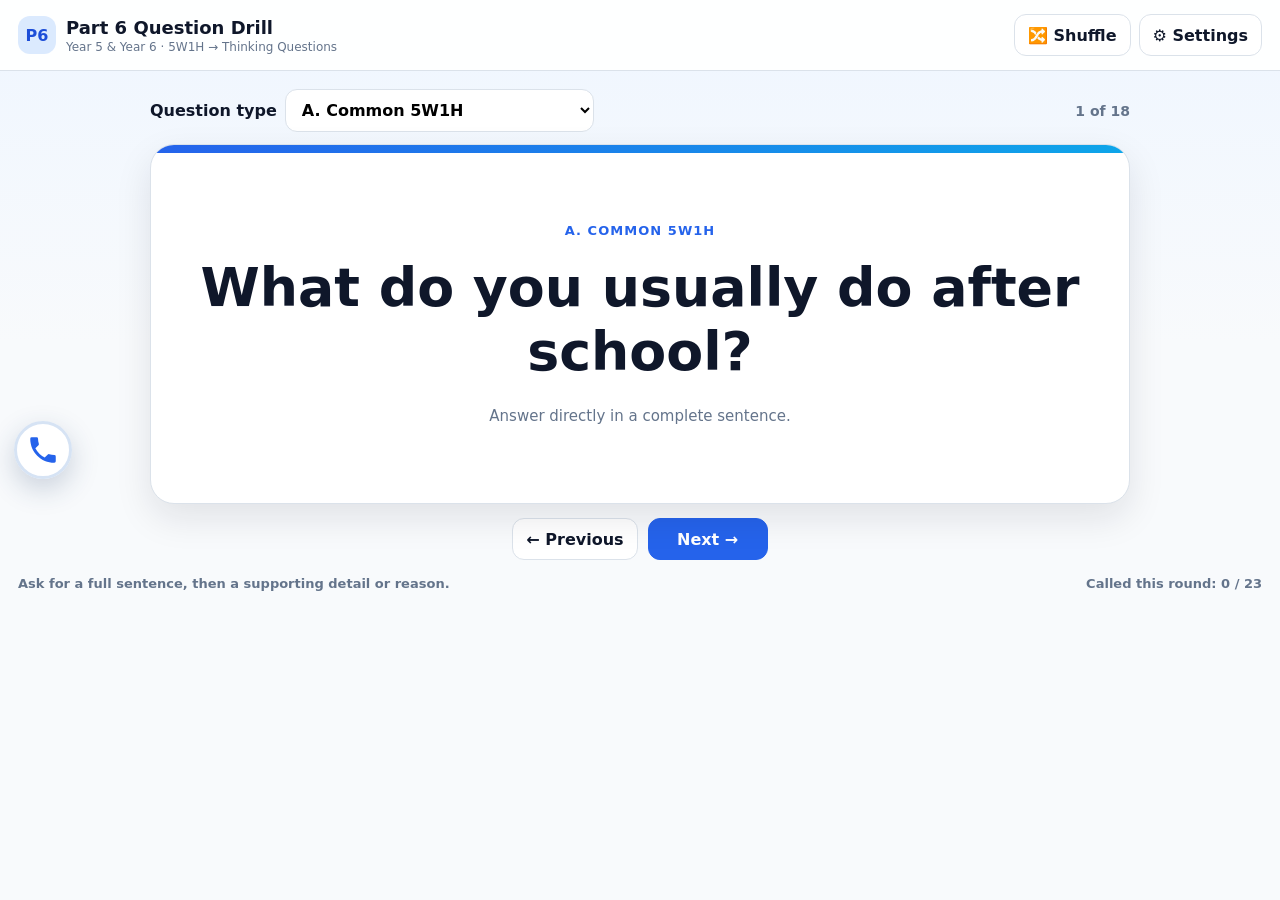
<file: part6-drill/index.html>
<!doctype html>
<html lang="en">
<head>
<meta charset="utf-8">
<meta name="viewport" content="width=device-width,initial-scale=1">
<meta name="theme-color" content="#0f172a">
<title>Part 6 Question Drill</title>
<link rel="stylesheet" href="styles.css">
</head>
<body>
<div class="app">
<header>
  <div class="brand">
    <div class="badge">P6</div>
    <div><h1>Part 6 Question Drill</h1><p>Year 5 & Year 6 · 5W1H → Thinking Questions</p></div>
  </div>
  <div class="head-actions">
    <button id="shuffleBtn" class="btn" type="button">🔀 <span>Shuffle</span></button>
    <button id="settingsBtn" class="btn" type="button">⚙️ <span>Settings</span></button>
  </div>
</header>

<main>
  <div class="stage">
    <aside class="phone-wrap">
      <div class="phone" id="phoneLeft">
        <div class="phone-screen">
          <div class="speaker"></div>
          <div class="call-icon">☎</div>
          <div class="called-name" id="leftName">Ready</div>
          <small id="leftClass">6 Cemerlang</small>
          <button id="callLeft" type="button">Call a pupil</button>
        </div>
      </div>
    </aside>

    <section class="centre">
      <div class="toolbar">
        <div class="type-select">
          <strong>Question type</strong>
          <select id="sectionSelect"></select>
        </div>
        <div id="progressText" class="progress"></div>
      </div>

      <article class="question-card" aria-live="polite">
        <div id="questionLabel" class="q-label"></div>
        <div id="questionText" class="question"></div>
        <div id="hintText" class="hint"></div>
      </article>

      <div class="mobile-phones">
        <button id="mobileCallLeft" type="button">☎ Call a pupil <span id="mobileLeftName">Ready</span></button>
        <button id="mobileCallRight" type="button">☎ Call another pupil <span id="mobileRightName">Ready</span></button>
      </div>

      <div class="nav">
        <button id="prevBtn" class="btn" type="button">← Previous</button>
        <button id="nextBtn" class="btn primary" type="button">Next →</button>
      </div>
    </section>

    <aside class="phone-wrap">
      <div class="phone" id="phoneRight">
        <div class="phone-screen">
          <div class="speaker"></div>
          <div class="call-icon">☎</div>
          <div class="called-name" id="rightName">Ready</div>
          <small id="rightClass">6 Cemerlang</small>
          <button id="callRight" type="button">Call a pupil</button>
        </div>
      </div>
    </aside>
  </div>

  <div class="footerline">
    <div>Ask for a full sentence, then a supporting detail or reason.</div>
    <div id="calledHistory">Add pupil names in Settings</div>
  </div>
</main>
</div>

<button id="calloutFab" class="callout-fab" type="button" aria-label="Call a pupil" title="Call a pupil">
  <svg viewBox="0 0 24 24" aria-hidden="true">
    <path d="M6.62 10.79a15.46 15.46 0 0 0 6.59 6.59l2.2-2.2a1 1 0 0 1 1.02-.24c1.12.37 2.33.57 3.57.57a1 1 0 0 1 1 1V20a1 1 0 0 1-1 1C10.61 21 3 13.39 3 4a1 1 0 0 1 1-1h3.5a1 1 0 0 1 1 1c0 1.25.2 2.45.57 3.57a1 1 0 0 1-.25 1.02l-2.2 2.2z"></path>
  </svg>
</button>

<div id="callingModal" class="callout-backdrop" role="presentation">
  <div id="calloutPhone" class="callout-phone" role="dialog" aria-modal="true" aria-label="Calling a pupil">
    <div class="callout-screen">
      <button id="closeCallingBtn" class="callout-close" type="button" aria-label="Close">×</button>
      <div class="callout-title">CALLING</div>
      <div id="calloutClass" class="callout-class">6 Cemerlang</div>
      <div class="callout-avatar">
        <svg viewBox="0 0 24 24" fill="none" stroke="currentColor" stroke-width="2.1" stroke-linecap="round" stroke-linejoin="round" aria-hidden="true">
          <path d="M22 16.92v3a2 2 0 0 1-2.18 2 19.79 19.79 0 0 1-8.63-3.07 19.5 19.5 0 0 1-6-6A19.79 19.79 0 0 1 2.12 4.18 2 2 0 0 1 4.11 2h3a2 2 0 0 1 2 1.72c.12.9.33 1.78.62 2.63a2 2 0 0 1-.45 2.11L8 9.73a16 16 0 0 0 6 6l1.27-1.27a2 2 0 0 1 2.11-.45c.85.29 1.73.5 2.63.62A2 2 0 0 1 22 16.92z"/>
        </svg>
      </div>
      <div id="callHeading" class="callout-heading">Calling...</div>
      <div id="calledName" class="callout-name cycling">—</div>
      <div id="callStatus" class="callout-status">Finding a pupil...</div>
      <div id="callRemaining" class="callout-remaining"></div>
      <div class="callout-actions">
        <button id="endCallBtn" class="callout-action hangup" type="button" aria-label="End call">
          <svg viewBox="0 0 24 24" fill="none" stroke="currentColor" stroke-width="2.4" stroke-linecap="round" aria-hidden="true"><path d="M5 12c4-3 10-3 14 0l-2.5 3.4c-2.8-1.8-6.2-1.8-9 0Z"/></svg>
        </button>
        <button id="anotherCallBtn" class="callout-action newcall" type="button" aria-label="Call another pupil">
          <svg viewBox="0 0 24 24" fill="none" stroke="currentColor" stroke-width="2.4" stroke-linecap="round" stroke-linejoin="round" aria-hidden="true"><path d="M22 16.92v3a2 2 0 0 1-2.18 2 19.79 19.79 0 0 1-8.63-3.07 19.5 19.5 0 0 1-6-6A19.79 19.79 0 0 1 2.12 4.18 2 2 0 0 1 4.11 2h3a2 2 0 0 1 2 1.72c.12.9.33 1.78.62 2.63a2 2 0 0 1-.45 2.11L8 9.73a16 16 0 0 0 6 6l1.27-1.27a2 2 0 0 1 2.11-.45c.85.29 1.73.5 2.63.62A2 2 0 0 1 22 16.92z"/></svg>
        </button>
      </div>
      <div class="callout-labels"><span>End</span><span>Call again</span></div>
    </div>
  </div>
</div>

<div class="overlay" id="settingsOverlay" role="dialog" aria-modal="true" aria-labelledby="settingsTitle">
  <div class="modal">
    <div class="modal-head">
      <h2 id="settingsTitle">Class Settings</h2>
      <button id="closeSettings" class="btn icon" type="button" aria-label="Close">✕</button>
    </div>
    <div class="modal-body">
      <div class="two-col">
        <label>Current class<select id="classSelect"></select></label>
        <label>Class name<input id="className" maxlength="40" placeholder="e.g. 6 Gemilang"></label>
      </div>
      <label>Pupil names — one name per line
        <textarea id="rosterInput" placeholder="Aina&#10;Amir&#10;Siti&#10;Daniel"></textarea>
      </label>
      <div class="note">Calls are random without repetition. After every pupil has been called, a new round begins automatically.</div>
      <div id="settingsStatus" class="status"></div>
    </div>
    <div class="modal-actions">
      <button id="deleteClassBtn" class="btn danger" type="button">Delete class</button>
      <button id="newClassBtn" class="btn" type="button">＋ New class</button>
      <button id="saveSettingsBtn" class="btn primary" type="button">Save settings</button>
    </div>
  </div>
</div>

<script src="app.js"></script>
</body>
</html>
</file>
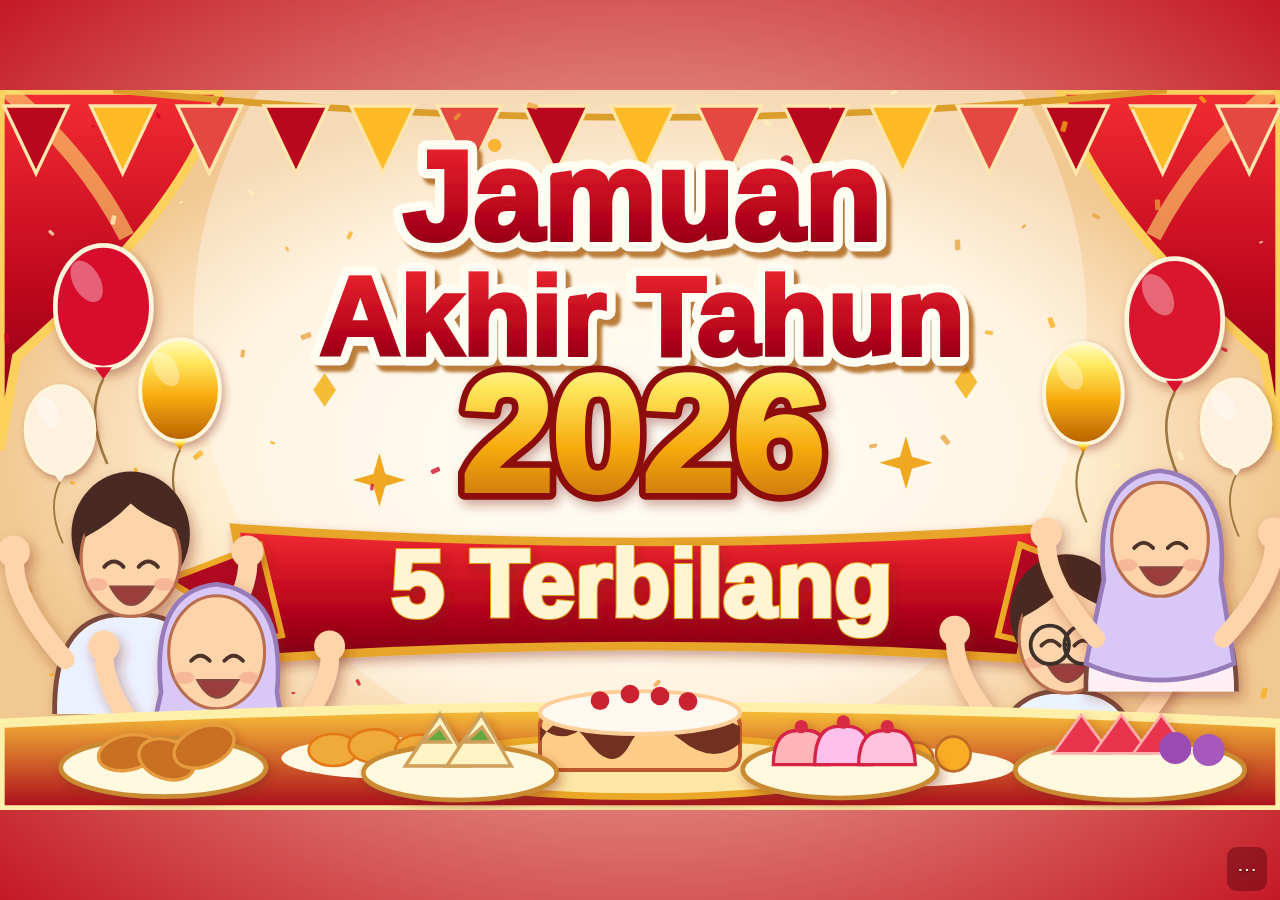
<file: uasa-5t-display/index.html>
<!doctype html><html lang="ms"><meta charset="utf-8"><meta name="viewport" content="width=device-width, initial-scale=1"><title>UASA · Paparan Peperiksaan</title>
<style>
*{box-sizing:border-box}html,body{margin:0;width:100%;height:100%;background:#111315;color:#b5b8b8;font-family:"Times New Roman",Times,serif}body{overflow:hidden}button,input,select{font:inherit}#board{height:100%;padding:7vh 7vw 4vh;display:flex;flex-direction:column;text-align:center;filter:brightness(var(--dim,1))}header h1{font-size:clamp(16px,2.5vw,48px);font-weight:500;letter-spacing:.05em;margin:0 0 2vh}header p{font-size:clamp(12px,1.5vw,29px);color:#929798;margin:1vh 0}header .class{font-size:clamp(12px,1.4vw,27px);margin-top:2.2vh}main{flex:1;display:flex;flex-direction:column;justify-content:center;min-height:0}#state{font-size:clamp(13px,1.4vw,27px);color:#909697;letter-spacing:.12em;margin:0 0 3vh}#subject{font-size:clamp(22px,4.2vw,80px);font-weight:500;line-height:1.15;margin:0 auto 3vh;max-width:95%;}#time{font-size:clamp(17px,2.5vw,48px);margin:0 0 1.8vh;font-variant-numeric:tabular-nums}#duration{font-size:clamp(13px,1.7vw,32px);color:#93999a;margin:0}#count{font-size:clamp(18px,2.7vw,52px);margin:5vh 0 0}#count strong{font-weight:500}footer{display:flex;justify-content:space-between;align-items:center;font-size:clamp(12px,1.3vw,25px);color:#868e90}#clock{font-variant-numeric:tabular-nums}#gear{position:fixed;bottom:1vh;right:1vw;background:none;border:0;color:#656b6e;padding:10px;font-size:20px}#preview{display:none;position:fixed;top:0;left:0;width:100%;text-align:center;background:#37352d;color:#d0c7af;padding:6px;font-size:15px}#panel{display:none;position:fixed;inset:0;overflow:auto;background:#191c20;color:#c4c7ca;padding:4vh 5vw}#panel h2{font-weight:500}#panel button{background:#30363b;color:#d0d3d6;border:1px solid #596167;border-radius:4px;padding:10px 16px;margin:4px}#panel input,#panel select{background:#272d32;color:#ddd;border:1px solid #646b70;padding:8px}table{width:100%;border-collapse:collapse;margin:24px 0}td,th{text-align:left;padding:10px;border-bottom:1px solid #363b40}#close{float:right}small{color:#9aA1a8} @media(max-height:450px){#board{padding-top:4vh}header p{margin:0}#count{margin-top:3vh}#subject{margin-bottom:2vh}}

#analog{position:absolute;left:7vw;top:9vh;width:min(17vw,260px);height:min(17vw,260px);color:#a4a9aa}#analog svg{display:block;width:100%;height:100%}#analog text{font-family:"Times New Roman",Times,serif;fill:currentColor;font-size:14px}#analog line{stroke:currentColor;stroke-linecap:round}#analog .tick{stroke-width:1.2}#analog .hand{stroke-width:3}#analog #hourHand{stroke-width:4}
@media(max-width:700px){#analog{left:3vw;top:19vh;width:20vw;height:20vw}header h1{font-size:4vw}header p{font-size:2.8vw}}
/* Keep the heading in place while mirroring the clock with the school crest. */
#heading{padding-top:calc(clamp(64px,9vh,108px) + 1.3vh)}
#schoolLogo{position:absolute;right:7vw;top:9vh;display:block;width:min(17vw,260px);height:min(17vw,260px);object-fit:contain;border-radius:50%;margin:0;filter:brightness(.72)}
#subject,#state{position:relative;top:-7vh}
@media(max-width:700px){#schoolLogo{right:3vw;top:19vh;width:20vw;height:20vw}#subject,#state{top:-4vh}}
@media(max-height:500px){#heading{padding-top:calc(48px + .5vh)}#board{padding-top:2vh}#subject,#state{top:-3vh}}

#omrOpen{position:fixed;bottom:1vh;left:50%;transform:translateX(-50%);background:#191c20;color:#b5b8b8;border:1px solid #454b50;border-radius:5px;padding:10px 18px;cursor:pointer}
#omrGuide{position:fixed;inset:0;z-index:10;background:#111315;color:#b5b8b8;padding:16px;filter:brightness(var(--dim,1))}
#omrGuide[hidden]{display:none}
.omrToolbar{height:48px;display:flex;align-items:center;gap:12px}
.omrToolbar h2{font-size:22px;font-weight:normal;margin:0;flex:1}
.omrToolbar button{background:#191c20;color:#b5b8b8;border:1px solid #454b50;border-radius:5px;padding:10px 16px;cursor:pointer}
#omrViewport{height:calc(100% - 48px);overflow:auto;text-align:center}
#omrArtwork{display:block;width:100%;height:100%;margin:auto}
#omrViewport.zoomed #omrArtwork{width:200%;height:200%;max-width:none}
button:focus-visible{outline:2px solid #b5b8b8;outline-offset:3px}
</style>
<div id="board"><div id="analog" role="img" aria-label="Jam analog"><svg viewBox="0 0 120 120" aria-hidden="true"><circle cx="60" cy="60" r="56" fill="none" stroke="currentColor" stroke-width="1.2"/><line class="tick" x1="60.00" y1="11.00" x2="60.00" y2="6.00"/><line class="tick" x1="85.50" y1="15.83" x2="87.00" y2="13.23"/><line class="tick" x1="104.17" y1="34.50" x2="106.77" y2="33.00"/><line class="tick" x1="109.00" y1="60.00" x2="114.00" y2="60.00"/><line class="tick" x1="104.17" y1="85.50" x2="106.77" y2="87.00"/><line class="tick" x1="85.50" y1="104.17" x2="87.00" y2="106.77"/><line class="tick" x1="60.00" y1="109.00" x2="60.00" y2="114.00"/><line class="tick" x1="34.50" y1="104.17" x2="33.00" y2="106.77"/><line class="tick" x1="15.83" y1="85.50" x2="13.23" y2="87.00"/><line class="tick" x1="11.00" y1="60.00" x2="6.00" y2="60.00"/><line class="tick" x1="15.83" y1="34.50" x2="13.23" y2="33.00"/><line class="tick" x1="34.50" y1="15.83" x2="33.00" y2="13.23"/><text x="60" y="25" text-anchor="middle">12</text><text x="99" y="65" text-anchor="middle">3</text><text x="60" y="104" text-anchor="middle">6</text><text x="21" y="65" text-anchor="middle">9</text><line class="hand" id="hourHand" x1="60" y1="60" x2="60" y2="32"/><line class="hand" id="minuteHand" x1="60" y1="60" x2="60" y2="17"/><circle cx="60" cy="60" r="3" fill="currentColor"/></svg></div><header id="heading"><img id="schoolLogo" src="[data-uri]" alt="Lencana rasmi SK Agama (MIS) Lawas"><h1>UJIAN AKHIR SESI AKADEMIK</h1><p>SEKOLAH KEBANGSAAN AGAMA (MIS) LAWAS</p><p class="class">2026</p></header><main><p id="state"></p><h2 id="subject"></h2><p id="time"></p><p id="duration"></p><p id="count"></p></main><footer><span id="date"></span><span id="clock"></span></footer></div>
<button id="gear" aria-label="Tetapan guru">⋯</button><div id="preview">PRATONTON — masa simulasi · Kembali automatik dalam 60 saat</div>

<button id="omrOpen" type="button" aria-haspopup="dialog">Panduan OMR</button>
<section id="omrGuide" role="dialog" aria-modal="true" aria-labelledby="omrTitle" hidden>
<div class="omrToolbar"><h2 id="omrTitle">Panduan OMR</h2><button id="omrZoom" type="button" aria-pressed="false">Besarkan</button><button id="omrClose" type="button">Tutup</button></div>
<div id="omrViewport">
<svg id="omrArtwork" xmlns="http://www.w3.org/2000/svg" viewBox="0 0 1400 800" role="img" aria-labelledby="omrVectorTitle" style="color:#b5b8b8;font-family:'Times New Roman',Times,serif">
<title id="omrVectorTitle">Panduan OMR: contoh soalan dan kertas jawapan objektif dengan 20 soalan</title>
<g fill="currentColor" font-size="22">
<text x="330" y="48" text-anchor="middle" font-weight="bold">PART 1</text>
<text x="330" y="78" text-anchor="middle" font-style="italic">[5 marks]</text>
<text x="32" y="122" font-weight="bold">Questions 1 to 5</text>
<text x="32" y="154">Read the text in each question carefully. For each question,</text>
<text x="32" y="184">choose the correct answer A, B or C. Then, mark the</text>
<text x="32" y="214">correct answer A, B or C on your answer sheet.</text>
</g>
<g fill="none" stroke="currentColor" stroke-width="2">
<rect x="48" y="244" width="564" height="126" rx="20"/>
<rect x="54" y="250" width="552" height="114" rx="15"/>
<rect x="48" y="500" width="564" height="154"/>
<rect x="54" y="506" width="552" height="142" rx="20"/>
</g>
<g fill="currentColor" font-size="23">
<text x="330" y="280" text-anchor="middle" text-decoration="underline">Notice</text>
<text x="330" y="316" text-anchor="middle">Do not touch the camels. Do not feed the camels.</text>
<text x="330" y="348" text-anchor="middle">No flash photos</text>
<text x="32" y="408"><tspan font-weight="bold">1</tspan><tspan dx="18">What can you do to the camel?</tspan></text>
<text x="64" y="438">A  Touch the camel</text>
<text x="64" y="466">B  Feed the camel</text>
<text x="346" y="466">C  Take photos of the camel</text>
<text x="76" y="538">Badrul,</text>
<text x="76" y="574">I’m going to the market to buy groceries. I will get back</text>
<text x="76" y="604">home before 10 a.m.</text>
<text x="582" y="634" text-anchor="end">Mom</text>
<text x="32" y="692"><tspan font-weight="bold">2</tspan><tspan dx="18">Where is mom going?</tspan></text>
<text x="64" y="726">A  The market</text>
<text x="64" y="754">B  The bank</text>
<text x="346" y="754">C  Her home</text>
</g>
<g fill="currentColor">
<text x="1040" y="48" text-anchor="middle" font-size="25" font-weight="bold">KERTAS JAWAPAN OBJEKTIF</text>
<text x="1040" y="78" text-anchor="middle" font-size="20">OBJECTIVE ANSWER SHEET (OAS)</text>
<text x="746" y="126" font-size="20">NAMA / NAME:</text>
<text x="746" y="164" font-size="20">KELAS / CLASS:</text>
</g>
<g stroke="currentColor"><path d="M895 130H1340 M895 168H1340" stroke-width="1"/></g>
<g fill="currentColor"><rect x="714" y="195" width="18" height="18"/><rect x="1350" y="195" width="18" height="18"/><rect x="714" y="752" width="18" height="18"/><rect x="1350" y="752" width="18" height="18"/></g>
<text x="766" y="257" fill="currentColor" font-size="22" text-anchor="end">1.</text><ellipse cx="810" cy="250" rx="23" ry="15" fill="none" stroke="currentColor" stroke-width="1.6"/><text x="810" y="256" fill="currentColor" font-size="18" text-anchor="middle">A</text><ellipse cx="876" cy="250" rx="23" ry="15" fill="none" stroke="currentColor" stroke-width="1.6"/><text x="876" y="256" fill="currentColor" font-size="18" text-anchor="middle">B</text><ellipse cx="942" cy="250" rx="23" ry="15" fill="none" stroke="currentColor" stroke-width="1.6"/><text x="942" y="256" fill="currentColor" font-size="18" text-anchor="middle">C</text><text x="766" y="304" fill="currentColor" font-size="22" text-anchor="end">2.</text><ellipse cx="810" cy="297" rx="23" ry="15" fill="none" stroke="currentColor" stroke-width="1.6"/><text x="810" y="303" fill="currentColor" font-size="18" text-anchor="middle">A</text><ellipse cx="876" cy="297" rx="23" ry="15" fill="none" stroke="currentColor" stroke-width="1.6"/><text x="876" y="303" fill="currentColor" font-size="18" text-anchor="middle">B</text><ellipse cx="942" cy="297" rx="23" ry="15" fill="none" stroke="currentColor" stroke-width="1.6"/><text x="942" y="303" fill="currentColor" font-size="18" text-anchor="middle">C</text><text x="766" y="351" fill="currentColor" font-size="22" text-anchor="end">3.</text><ellipse cx="810" cy="344" rx="23" ry="15" fill="none" stroke="currentColor" stroke-width="1.6"/><text x="810" y="350" fill="currentColor" font-size="18" text-anchor="middle">A</text><ellipse cx="876" cy="344" rx="23" ry="15" fill="none" stroke="currentColor" stroke-width="1.6"/><text x="876" y="350" fill="currentColor" font-size="18" text-anchor="middle">B</text><ellipse cx="942" cy="344" rx="23" ry="15" fill="none" stroke="currentColor" stroke-width="1.6"/><text x="942" y="350" fill="currentColor" font-size="18" text-anchor="middle">C</text><text x="766" y="398" fill="currentColor" font-size="22" text-anchor="end">4.</text><ellipse cx="810" cy="391" rx="23" ry="15" fill="none" stroke="currentColor" stroke-width="1.6"/><text x="810" y="397" fill="currentColor" font-size="18" text-anchor="middle">A</text><ellipse cx="876" cy="391" rx="23" ry="15" fill="none" stroke="currentColor" stroke-width="1.6"/><text x="876" y="397" fill="currentColor" font-size="18" text-anchor="middle">B</text><ellipse cx="942" cy="391" rx="23" ry="15" fill="none" stroke="currentColor" stroke-width="1.6"/><text x="942" y="397" fill="currentColor" font-size="18" text-anchor="middle">C</text><text x="766" y="445" fill="currentColor" font-size="22" text-anchor="end">5.</text><ellipse cx="810" cy="438" rx="23" ry="15" fill="none" stroke="currentColor" stroke-width="1.6"/><text x="810" y="444" fill="currentColor" font-size="18" text-anchor="middle">A</text><ellipse cx="876" cy="438" rx="23" ry="15" fill="none" stroke="currentColor" stroke-width="1.6"/><text x="876" y="444" fill="currentColor" font-size="18" text-anchor="middle">B</text><ellipse cx="942" cy="438" rx="23" ry="15" fill="none" stroke="currentColor" stroke-width="1.6"/><text x="942" y="444" fill="currentColor" font-size="18" text-anchor="middle">C</text><text x="766" y="492" fill="currentColor" font-size="22" text-anchor="end">6.</text><ellipse cx="810" cy="485" rx="23" ry="15" fill="none" stroke="currentColor" stroke-width="1.6"/><text x="810" y="491" fill="currentColor" font-size="18" text-anchor="middle">A</text><ellipse cx="876" cy="485" rx="23" ry="15" fill="none" stroke="currentColor" stroke-width="1.6"/><text x="876" y="491" fill="currentColor" font-size="18" text-anchor="middle">B</text><ellipse cx="942" cy="485" rx="23" ry="15" fill="none" stroke="currentColor" stroke-width="1.6"/><text x="942" y="491" fill="currentColor" font-size="18" text-anchor="middle">C</text><text x="766" y="539" fill="currentColor" font-size="22" text-anchor="end">7.</text><ellipse cx="810" cy="532" rx="23" ry="15" fill="none" stroke="currentColor" stroke-width="1.6"/><text x="810" y="538" fill="currentColor" font-size="18" text-anchor="middle">A</text><ellipse cx="876" cy="532" rx="23" ry="15" fill="none" stroke="currentColor" stroke-width="1.6"/><text x="876" y="538" fill="currentColor" font-size="18" text-anchor="middle">B</text><ellipse cx="942" cy="532" rx="23" ry="15" fill="none" stroke="currentColor" stroke-width="1.6"/><text x="942" y="538" fill="currentColor" font-size="18" text-anchor="middle">C</text><text x="766" y="586" fill="currentColor" font-size="22" text-anchor="end">8.</text><ellipse cx="810" cy="579" rx="23" ry="15" fill="none" stroke="currentColor" stroke-width="1.6"/><text x="810" y="585" fill="currentColor" font-size="18" text-anchor="middle">A</text><ellipse cx="876" cy="579" rx="23" ry="15" fill="none" stroke="currentColor" stroke-width="1.6"/><text x="876" y="585" fill="currentColor" font-size="18" text-anchor="middle">B</text><ellipse cx="942" cy="579" rx="23" ry="15" fill="none" stroke="currentColor" stroke-width="1.6"/><text x="942" y="585" fill="currentColor" font-size="18" text-anchor="middle">C</text><text x="766" y="633" fill="currentColor" font-size="22" text-anchor="end">9.</text><ellipse cx="810" cy="626" rx="23" ry="15" fill="none" stroke="currentColor" stroke-width="1.6"/><text x="810" y="632" fill="currentColor" font-size="18" text-anchor="middle">A</text><ellipse cx="876" cy="626" rx="23" ry="15" fill="none" stroke="currentColor" stroke-width="1.6"/><text x="876" y="632" fill="currentColor" font-size="18" text-anchor="middle">B</text><ellipse cx="942" cy="626" rx="23" ry="15" fill="none" stroke="currentColor" stroke-width="1.6"/><text x="942" y="632" fill="currentColor" font-size="18" text-anchor="middle">C</text><text x="766" y="680" fill="currentColor" font-size="22" text-anchor="end">10.</text><ellipse cx="810" cy="673" rx="23" ry="15" fill="none" stroke="currentColor" stroke-width="1.6"/><text x="810" y="679" fill="currentColor" font-size="18" text-anchor="middle">A</text><ellipse cx="876" cy="673" rx="23" ry="15" fill="none" stroke="currentColor" stroke-width="1.6"/><text x="876" y="679" fill="currentColor" font-size="18" text-anchor="middle">B</text><ellipse cx="942" cy="673" rx="23" ry="15" fill="none" stroke="currentColor" stroke-width="1.6"/><text x="942" y="679" fill="currentColor" font-size="18" text-anchor="middle">C</text><text x="1068" y="257" fill="currentColor" font-size="22" text-anchor="end">11.</text><ellipse cx="1112" cy="250" rx="23" ry="15" fill="none" stroke="currentColor" stroke-width="1.6"/><text x="1112" y="256" fill="currentColor" font-size="18" text-anchor="middle">A</text><ellipse cx="1178" cy="250" rx="23" ry="15" fill="none" stroke="currentColor" stroke-width="1.6"/><text x="1178" y="256" fill="currentColor" font-size="18" text-anchor="middle">B</text><ellipse cx="1244" cy="250" rx="23" ry="15" fill="none" stroke="currentColor" stroke-width="1.6"/><text x="1244" y="256" fill="currentColor" font-size="18" text-anchor="middle">C</text><text x="1068" y="304" fill="currentColor" font-size="22" text-anchor="end">12.</text><ellipse cx="1112" cy="297" rx="23" ry="15" fill="none" stroke="currentColor" stroke-width="1.6"/><text x="1112" y="303" fill="currentColor" font-size="18" text-anchor="middle">A</text><ellipse cx="1178" cy="297" rx="23" ry="15" fill="none" stroke="currentColor" stroke-width="1.6"/><text x="1178" y="303" fill="currentColor" font-size="18" text-anchor="middle">B</text><ellipse cx="1244" cy="297" rx="23" ry="15" fill="none" stroke="currentColor" stroke-width="1.6"/><text x="1244" y="303" fill="currentColor" font-size="18" text-anchor="middle">C</text><text x="1068" y="351" fill="currentColor" font-size="22" text-anchor="end">13.</text><ellipse cx="1112" cy="344" rx="23" ry="15" fill="none" stroke="currentColor" stroke-width="1.6"/><text x="1112" y="350" fill="currentColor" font-size="18" text-anchor="middle">A</text><ellipse cx="1178" cy="344" rx="23" ry="15" fill="none" stroke="currentColor" stroke-width="1.6"/><text x="1178" y="350" fill="currentColor" font-size="18" text-anchor="middle">B</text><ellipse cx="1244" cy="344" rx="23" ry="15" fill="none" stroke="currentColor" stroke-width="1.6"/><text x="1244" y="350" fill="currentColor" font-size="18" text-anchor="middle">C</text><text x="1068" y="398" fill="currentColor" font-size="22" text-anchor="end">14.</text><ellipse cx="1112" cy="391" rx="23" ry="15" fill="none" stroke="currentColor" stroke-width="1.6"/><text x="1112" y="397" fill="currentColor" font-size="18" text-anchor="middle">A</text><ellipse cx="1178" cy="391" rx="23" ry="15" fill="none" stroke="currentColor" stroke-width="1.6"/><text x="1178" y="397" fill="currentColor" font-size="18" text-anchor="middle">B</text><ellipse cx="1244" cy="391" rx="23" ry="15" fill="none" stroke="currentColor" stroke-width="1.6"/><text x="1244" y="397" fill="currentColor" font-size="18" text-anchor="middle">C</text><text x="1068" y="445" fill="currentColor" font-size="22" text-anchor="end">15.</text><ellipse cx="1112" cy="438" rx="23" ry="15" fill="none" stroke="currentColor" stroke-width="1.6"/><text x="1112" y="444" fill="currentColor" font-size="18" text-anchor="middle">A</text><ellipse cx="1178" cy="438" rx="23" ry="15" fill="none" stroke="currentColor" stroke-width="1.6"/><text x="1178" y="444" fill="currentColor" font-size="18" text-anchor="middle">B</text><ellipse cx="1244" cy="438" rx="23" ry="15" fill="none" stroke="currentColor" stroke-width="1.6"/><text x="1244" y="444" fill="currentColor" font-size="18" text-anchor="middle">C</text><text x="1068" y="492" fill="currentColor" font-size="22" text-anchor="end">16.</text><ellipse cx="1112" cy="485" rx="23" ry="15" fill="none" stroke="currentColor" stroke-width="1.6"/><text x="1112" y="491" fill="currentColor" font-size="18" text-anchor="middle">A</text><ellipse cx="1178" cy="485" rx="23" ry="15" fill="none" stroke="currentColor" stroke-width="1.6"/><text x="1178" y="491" fill="currentColor" font-size="18" text-anchor="middle">B</text><ellipse cx="1244" cy="485" rx="23" ry="15" fill="none" stroke="currentColor" stroke-width="1.6"/><text x="1244" y="491" fill="currentColor" font-size="18" text-anchor="middle">C</text><text x="1068" y="539" fill="currentColor" font-size="22" text-anchor="end">17.</text><ellipse cx="1112" cy="532" rx="23" ry="15" fill="none" stroke="currentColor" stroke-width="1.6"/><text x="1112" y="538" fill="currentColor" font-size="18" text-anchor="middle">A</text><ellipse cx="1178" cy="532" rx="23" ry="15" fill="none" stroke="currentColor" stroke-width="1.6"/><text x="1178" y="538" fill="currentColor" font-size="18" text-anchor="middle">B</text><ellipse cx="1244" cy="532" rx="23" ry="15" fill="none" stroke="currentColor" stroke-width="1.6"/><text x="1244" y="538" fill="currentColor" font-size="18" text-anchor="middle">C</text><text x="1068" y="586" fill="currentColor" font-size="22" text-anchor="end">18.</text><ellipse cx="1112" cy="579" rx="23" ry="15" fill="none" stroke="currentColor" stroke-width="1.6"/><text x="1112" y="585" fill="currentColor" font-size="18" text-anchor="middle">A</text><ellipse cx="1178" cy="579" rx="23" ry="15" fill="none" stroke="currentColor" stroke-width="1.6"/><text x="1178" y="585" fill="currentColor" font-size="18" text-anchor="middle">B</text><ellipse cx="1244" cy="579" rx="23" ry="15" fill="none" stroke="currentColor" stroke-width="1.6"/><text x="1244" y="585" fill="currentColor" font-size="18" text-anchor="middle">C</text><text x="1068" y="633" fill="currentColor" font-size="22" text-anchor="end">19.</text><ellipse cx="1112" cy="626" rx="23" ry="15" fill="none" stroke="currentColor" stroke-width="1.6"/><text x="1112" y="632" fill="currentColor" font-size="18" text-anchor="middle">A</text><ellipse cx="1178" cy="626" rx="23" ry="15" fill="none" stroke="currentColor" stroke-width="1.6"/><text x="1178" y="632" fill="currentColor" font-size="18" text-anchor="middle">B</text><ellipse cx="1244" cy="626" rx="23" ry="15" fill="none" stroke="currentColor" stroke-width="1.6"/><text x="1244" y="632" fill="currentColor" font-size="18" text-anchor="middle">C</text><text x="1068" y="680" fill="currentColor" font-size="22" text-anchor="end">20.</text><ellipse cx="1112" cy="673" rx="23" ry="15" fill="none" stroke="currentColor" stroke-width="1.6"/><text x="1112" y="679" fill="currentColor" font-size="18" text-anchor="middle">A</text><ellipse cx="1178" cy="673" rx="23" ry="15" fill="none" stroke="currentColor" stroke-width="1.6"/><text x="1178" y="679" fill="currentColor" font-size="18" text-anchor="middle">B</text><ellipse cx="1244" cy="673" rx="23" ry="15" fill="none" stroke="currentColor" stroke-width="1.6"/><text x="1244" y="679" fill="currentColor" font-size="18" text-anchor="middle">C</text><text x="1040" y="748" fill="currentColor" font-size="16" text-anchor="middle">skorskal© by MrDhameri</text></svg></div></section>
<section id="panel"><button id="close">Tutup</button><h2>Tetapan guru</h2>
<div id="partySettings" style="margin:18px 0 26px;padding:14px 16px;border:1px solid #5c5142;border-radius:8px">
<p><label for="displayMode">Paparan smartboard </label><select id="displayMode"><option value="jamuan">Jamuan Akhir Tahun 2026 — 5 Terbilang</option><option value="uasa">Paparan peperiksaan UASA</option></select></p>
<p><label for="partyFile">Gambar backdrop sendiri (pilihan) </label><input id="partyFile" type="file" accept="image/*"></p>
<p><button id="partyReset" type="button">Guna backdrop asal</button> <small id="partyStatus">Backdrop tersedia dalam format skrin lebar 16:9.</small></p>
</div><p><label for="cohort">Jadual peperiksaan </label><select id="cohort"><option value="tahap1">Tahap 1</option><option value="year5" selected>Tahap 2</option><option value="year6">Tahun 6</option></select></p><p>Waktu Malaysia (UTC+8). Pastikan tarikh dan jam peranti tepat.</p><button id="fullScreen">Skrin penuh</button><button id="deviceTime">Tetapan tarikh & masa peranti</button><p>Kecerahan teks &nbsp; <input id="dim" type="range" min="65" max="100" value="100" aria-label="Kecerahan teks"></p><small>Laraskan juga kecerahan smartboard jika skrin masih terlalu terang.</small><div id="timetable"></div><p id="apkUpdateRow" hidden><button id="checkApkUpdate" type="button">Semak kemas kini APK</button> <small id="apkUpdateStatus">Kemas kini akan disemak secara automatik.</small></p><h3>Pratonton paparan</h3><input id="testDate" type="datetime-local" value="2026-10-26T07:00"><button id="test">Pratonton 60 saat</button><button id="live">Kembali ke masa sebenar</button><p><small>Tiada bunyi atau animasi. Paparan bertukar mengikut jadual walaupun tanpa Internet.</small></p></section>
<script>
(function(root){'use strict';
var rows=[
['2026-10-26','07:30','09:00','BAHASA MELAYU'],['2026-10-26','09:45','11:15','SAINS'],['2026-10-26','11:30','13:00','REKA BENTUK TEKNOLOGI'],
['2026-10-27','07:30','09:00','BAHASA INGGERIS'],['2026-10-27','09:45','11:15','MATEMATIK'],['2026-10-27','11:30','12:45','PENDIDIKAN JASMANI KESIHATAN'],
['2026-10-28','07:30','09:00','PENDIDIKAN ISLAM'],['2026-10-28','09:45','11:15','BAHASA ARAB'],['2026-10-28','11:30','12:45','SEJARAH']];
function stamp(date,time){return Date.parse(date+'T'+time+':00+08:00')}
var activeCohort="year5";
var papers=rows.map(function(r){return {date:r[0],start:r[1],end:r[2],subject:r[3],a:stamp(r[0],r[1]),b:stamp(r[0],r[2])}});
var tahap1=papers.map(function(p){var q=Object.assign({},p);if(q.subject==='REKA BENTUK TEKNOLOGI')q.subject='PENDIDIKAN SENI VISUAL';if(q.subject==='SEJARAH')q.subject='MUZIK';return q});
// Tahun 6 has completed UPDLP; use the year-specific substitutions in the school timetable.
var year6=papers.filter(function(p){return !(p.date==='2026-10-28'&&p.start==='11:30')}).map(function(p){
var q=Object.assign({},p);
var subjects={'2026-10-26 07:30':'MUZIK','2026-10-26 09:45':'PENDIDIKAN SENI VISUAL','2026-10-27 07:30':'BAHASA MELAYU','2026-10-27 09:45':'PENDIDIKAN JASMANI KESIHATAN','2026-10-27 11:30':'SEJARAH'};
q.subject=subjects[q.date+' '+q.start]||q.subject;return q});
function setCohort(id){activeCohort=id==='tahap1'||id==='year6'?id:'year5'}
function getPapers(){return activeCohort==='year6'?year6:activeCohort==='tahap1'?tahap1:papers}
function pad(n){return n<10?'0'+n:String(n)}
function parts(ms){var d=new Date(ms+8*3600000),date=d.getUTCFullYear()+'-'+pad(d.getUTCMonth()+1)+'-'+pad(d.getUTCDate());return {date:date,dateText:['Ahad','Isnin','Selasa','Rabu','Khamis','Jumaat','Sabtu'][d.getUTCDay()]+', '+d.getUTCDate()+' '+['Januari','Februari','Mac','April','Mei','Jun','Julai','Ogos','September','Oktober','November','Disember'][d.getUTCMonth()]+' '+d.getUTCFullYear(),clock:pad(d.getUTCHours())+':'+pad(d.getUTCMinutes()),minute:d.getUTCHours()*60+d.getUTCMinutes()}}
function time(t){var a=t.split(':'),h=Number(a[0]);return (h%12||12)+'.'+a[1]+(h<12?' a.m.':' p.m.')}
function timeRange(p){return time(p.start)+' – '+time(p.end)}
function duration(p){var n=(p.b-p.a)/60000,h=Math.floor(n/60),m=n%60;return (h?h+' jam':'')+(h&&m?' ':'')+(m?m+' minit':'')}
function state(ms){var d=parts(ms),today=getPapers().filter(function(p){return p.date===d.date}),active=today.filter(function(p){return p.a<=ms&&ms<p.b})[0],next=today.filter(function(p){return p.a>ms})[0];
if(active)return {mode:'active',label:'UJIAN SEDANG BERLANGSUNG',subject:active.subject,time:timeRange(active),duration:duration(active),count:'Baki masa: '+Math.ceil((active.b-ms)/60000)+' minit'};
if(next)return {mode:'waiting',label:d.minute>=540&&d.minute<570?'REHAT':'',subject:next.subject,time:timeRange(next),duration:duration(next),count:'Ujian seterusnya: '+Math.ceil((next.a-ms)/60000)+' minit'};
return {mode:'finished',label:'',subject:today.length?'Ujian hari ini telah tamat':'Tiada ujian hari ini',time:'',duration:'',count:''};}
var api={papers:papers,getPapers:getPapers,setCohort:setCohort,state:state,parts:parts,timeRange:timeRange,stamp:stamp};root.Exam=api;if(typeof module!=='undefined')module.exports=api;
})(typeof window!=='undefined'?window:globalThis);

</script><script>
'use strict';

var omrReturnFocus=null;
function closeOmr(){byId('omrGuide').hidden=true;byId('board').removeAttribute('inert');byId('gear').removeAttribute('inert');byId('omrOpen').removeAttribute('inert');if(omrReturnFocus)omrReturnFocus.focus()}
byId('omrOpen').onclick=function(){omrReturnFocus=document.activeElement;byId('omrGuide').hidden=false;byId('omrViewport').classList.remove('zoomed');byId('omrZoom').textContent='Besarkan';byId('omrZoom').setAttribute('aria-pressed','false');byId('board').setAttribute('inert','');byId('gear').setAttribute('inert','');byId('omrOpen').setAttribute('inert','');byId('omrClose').focus()};
byId('omrClose').onclick=closeOmr;
byId('omrZoom').onclick=function(){var zoom=byId('omrViewport').classList.toggle('zoomed');this.textContent=zoom?'Muat skrin':'Besarkan';this.setAttribute('aria-pressed',String(zoom))};
byId('omrGuide').addEventListener('keydown',function(e){if(e.key==='Escape'){e.preventDefault();closeOmr()}if(e.key==='Tab'){e.preventDefault();(document.activeElement===byId('omrClose')?byId('omrZoom'):byId('omrClose')).focus()}});

var previewTime=null,previewUntil=0;
function byId(id){return document.getElementById(id)}
function put(id,text){if(byId(id).textContent!==text)byId(id).textContent=text}
function now(){if(previewTime!==null&&Date.now()<previewUntil)return previewTime;previewTime=null;return Date.now()}
function render(){var ms=now(),v=Exam.state(ms),p=Exam.parts(ms);put('state',v.label);put('subject',v.subject);put('time',v.time);put('duration',v.duration);put('count',v.count);put('date',p.dateText);put('clock',p.clock);var hm=p.clock.split(':').map(Number);byId('hourHand').setAttribute('transform','rotate('+((hm[0]%12)*30+hm[1]*.5)+' 60 60)');byId('minuteHand').setAttribute('transform','rotate('+(hm[1]*6)+' 60 60)');byId('analog').setAttribute('aria-label','Jam '+p.clock+' waktu Malaysia');byId('preview').style.display=previewTime!==null?'block':'none'}
function panel(open){byId('panel').style.display=open?'block':'none'}
byId('fullScreen').onclick=function(){var el=document.documentElement;var fn=el.requestFullscreen||el.webkitRequestFullscreen;if(fn){var result=fn.call(el);if(result&&result.catch)result.catch(function(){});}panel(false)};
byId('gear').onclick=function(){panel(true)};byId('close').onclick=function(){panel(false)};
if(window.Android&&typeof Android.checkForUpdates==='function'){byId('apkUpdateRow').hidden=false;byId('checkApkUpdate').onclick=function(){Android.checkForUpdates()};window.onNativeUpdateStatus=function(status){put('apkUpdateStatus',status)}}
byId('deviceTime').onclick=function(){if(window.Android)Android.openTimeSettings();else alert('Buka tetapan tarikh dan masa komputer anda.')};
var saved='100';try{saved=localStorage.getItem('exam5t-dim')||'100'}catch(e){}byId('dim').value=saved;
function dim(){document.documentElement.style.setProperty('--dim',Math.max(.65,Math.min(1,Number(byId('dim').value)/100)));try{localStorage.setItem('exam5t-dim',byId('dim').value)}catch(e){}}
byId('dim').oninput=dim;dim();
byId('test').onclick=function(){var ms=Date.parse(byId('testDate').value+':00+08:00');if(!isFinite(ms)){alert('Pilih tarikh dan masa.');return}previewTime=ms;previewUntil=Date.now()+60000;panel(false);render()};
byId('live').onclick=function(){previewTime=null;panel(false);render()};
window.returnToLive=function(){previewTime=null;panel(false);render()};
function drawTimetable(){byId('timetable').innerHTML='<table><thead><tr><th>Tarikh</th><th>Masa</th><th>Mata pelajaran</th></tr></thead><tbody>'+Exam.getPapers().map(function(p){return '<tr><td>'+p.date.split('-').reverse().join('.')+'</td><td>'+Exam.timeRange(p)+'</td><td>'+p.subject+'</td></tr>'}).join('')+'</tbody></table><small>Rehat setiap hari: 9.00–9.30 pagi. Kertas kedua bermula pada 9.45 pagi.</small>';}
function changeCohort(){var id=byId('cohort').value;Exam.setCohort(id);try{localStorage.setItem('uasa-cohort',id)}catch(e){}drawTimetable();render()}
try{var previous=localStorage.getItem('uasa-cohort');if(previous==='tahap1'||previous==='year5'||previous==='year6')byId('cohort').value=previous}catch(e){}
byId('cohort').onchange=changeCohort;changeCohort();
render();setInterval(render,1000);document.addEventListener('visibilitychange',function(){if(!document.hidden){previewTime=null;render()}});
</script><style>
/* Celebration mode is isolated from the original UASA display and OMR functionality. */
#partyBackdrop{position:fixed;inset:0;z-index:15;display:none;align-items:center;justify-content:center;background:radial-gradient(ellipse at center,#fff3d7 0%,#c41924 100%);overflow:hidden}
#partyBackdrop[hidden]{display:none!important}
#partyBackdrop.party-visible{display:flex}
#partyBackdrop img{display:block;width:100%;height:100%;object-fit:contain;object-position:center}
body.party-mode #board,body.party-mode #omrOpen,body.party-mode #preview{visibility:hidden}
#panel{z-index:50}
#gear{z-index:60;cursor:pointer}
body.party-mode #gear{color:#fff7dc;background:rgba(102,9,20,.53);border-radius:10px;text-shadow:0 1px 2px #440c13;font-family:Arial,sans-serif}
@media(orientation:portrait){#partyBackdrop{background:#94142a}}
</style>
<div id="partyBackdrop" hidden aria-label="Backdrop Jamuan Akhir Tahun 2026 5 Terbilang">
<img id="partyArtwork" src="./jamuan-5-terbilang.svg" alt="Jamuan Akhir Tahun 2026 — 5 Terbilang">
</div>
<script>
(function(){
'use strict';
var defaultArtwork='./jamuan-5-terbilang.svg',art=document.getElementById('partyArtwork'),area=document.getElementById('partyBackdrop');
var mode=document.getElementById('displayMode'),fileInput=document.getElementById('partyFile'),status=document.getElementById('partyStatus');
var activeUrl=null,DB='exam5t-backdrop-store',STORE='images';
function openStore(success,failure){
 if(!('indexedDB' in window)){if(failure)failure();return}
 try{var req=indexedDB.open(DB,1);req.onupgradeneeded=function(){if(!req.result.objectStoreNames.contains(STORE))req.result.createObjectStore(STORE)};
 req.onsuccess=function(){success(req.result)};req.onerror=function(){if(failure)failure()}}catch(e){if(failure)failure()}
}
function setArt(blob){
 if(activeUrl){URL.revokeObjectURL(activeUrl);activeUrl=null}
 if(blob){activeUrl=URL.createObjectURL(blob);art.src=activeUrl}else{art.src=defaultArtwork}
}
function loadArt(){
 openStore(function(db){var tx=db.transaction(STORE,'readonly'),r=tx.objectStore(STORE).get('jamuan');r.onsuccess=function(){if(r.result instanceof Blob)setArt(r.result);db.close()};r.onerror=function(){db.close()}});
}
function setMode(value){
 value=value==='uasa'?'uasa':'jamuan';mode.value=value;
 var active=value==='jamuan';document.body.classList.toggle('party-mode',active);
 area.hidden=!active;area.classList.toggle('party-visible',active);
 if(active){
   var guide=document.getElementById('omrGuide');
   if(guide&&!guide.hidden&&typeof window.closeOmr==='function')window.closeOmr();
 }
 try{localStorage.setItem('exam5t-display-mode',value)}catch(e){}
}
mode.onchange=function(){setMode(mode.value)};
fileInput.onchange=function(){
 var f=this.files&&this.files[0];if(!f)return;
 if(!f.type.startsWith('image/')){status.textContent='Sila pilih fail gambar.';this.value='';return}
 if(f.size>20000000){status.textContent='Gambar terlalu besar. Had 20 MB.';this.value='';return}
 setArt(f);status.textContent='Gambar baharu dipaparkan.';
 openStore(function(db){
   var tx=db.transaction(STORE,'readwrite');tx.objectStore(STORE).put(f,'jamuan');
   tx.oncomplete=function(){status.textContent='Backdrop disimpan pada peranti ini.';db.close()};
   tx.onerror=function(){status.textContent='Gambar dipaparkan tetapi belum berjaya disimpan.';db.close()}
 },function(){status.textContent='Gambar dipaparkan untuk sesi ini sahaja.'});
 setMode('jamuan');
};
document.getElementById('partyReset').onclick=function(){
 setArt(null);fileInput.value='';status.textContent='Backdrop asal digunakan.';
 openStore(function(db){var tx=db.transaction(STORE,'readwrite');tx.objectStore(STORE).delete('jamuan');tx.oncomplete=function(){db.close()};tx.onerror=function(){db.close()}});
 setMode('jamuan');
};
var saved=null;try{saved=localStorage.getItem('exam5t-display-mode')}catch(e){}
setMode(saved==='uasa'?'uasa':'jamuan');loadArt();
})();
</script></html>
</file>
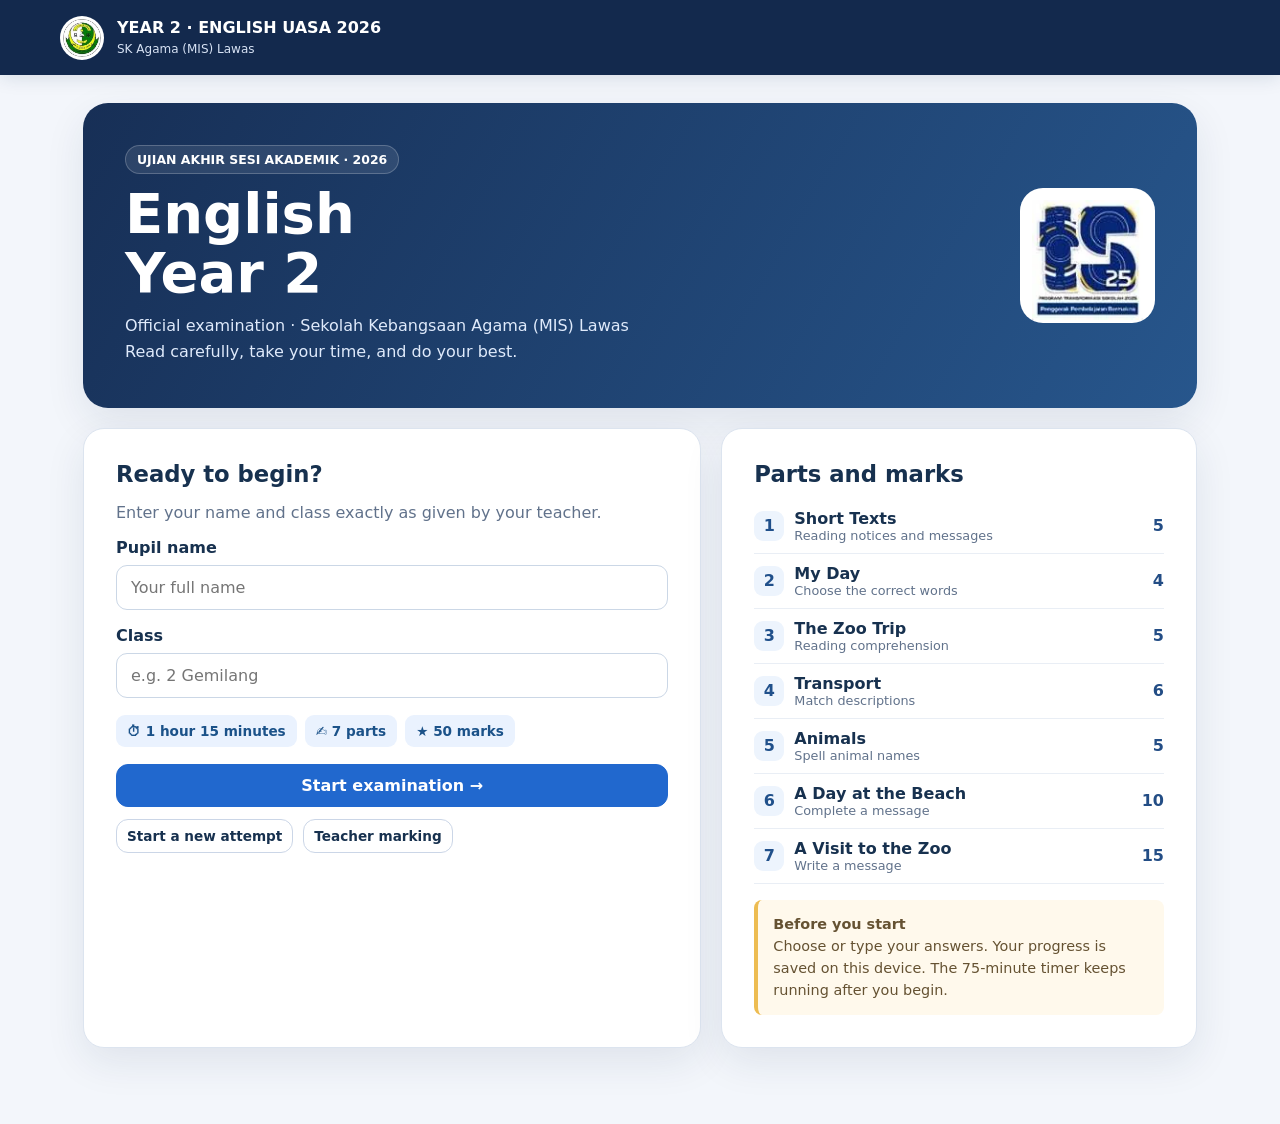
<file: year2-official-2026/index.html>
<!doctype html>
<html lang="en">
<head>
<meta charset="utf-8">
<meta name="viewport" content="width=device-width, initial-scale=1">
<meta name="theme-color" content="#13294d">
<title>Year 2 English | Official UASA 2026</title>
<style>
:root{--ink:#17314f;--navy:#13294d;--navy2:#20426f;--blue:#2168ce;--sky:#eaf3ff;--paper:#fff;--bg:#f3f6fb;--muted:#61728b;--border:#dce4ef;--green:#137d59;--gold:#f6b83f;--red:#b34445;--shadow:0 14px 40px rgba(25,47,77,.09)}
*{box-sizing:border-box}html{scroll-behavior:smooth}body{margin:0;background:var(--bg);color:var(--ink);font-family:system-ui,-apple-system,BlinkMacSystemFont,'Segoe UI',Arial,sans-serif;font-size:16px}button,input,select,textarea{font:inherit}button{cursor:pointer}button:disabled{cursor:not-allowed;opacity:.5}button:focus-visible,input:focus-visible,select:focus-visible,textarea:focus-visible{outline:3px solid #ffa726;outline-offset:2px}header{background:var(--navy);color:white;position:sticky;top:0;z-index:40;box-shadow:0 2px 18px #102b5022}.top{max-width:1200px;margin:auto;min-height:75px;padding:10px 20px;display:flex;gap:13px;align-items:center}.top .logo{width:44px;height:44px;object-fit:contain;background:white;border-radius:50%;padding:3px}.brand{flex:1;min-width:0}.brand b{display:block;font-size:1rem;line-height:1.3}.brand small{font-size:.75rem;color:#d7e2f4}.top-actions{display:flex;gap:8px;align-items:center;flex-wrap:wrap}.timer{border:1px solid #ffffff40;border-radius:12px;padding:7px 12px;font-variant-numeric:tabular-nums;font-weight:800;font-size:1.13rem;min-width:95px;text-align:center}.timer.low{background:#8b262b}.shell{max-width:1150px;margin:28px auto;padding:0 18px 48px}.panel{background:var(--paper);border:1px solid var(--border);border-radius:21px;box-shadow:var(--shadow);padding:clamp(19px,3vw,32px)}.hero{background:linear-gradient(120deg,#172f56,#27568c);color:white;border-radius:25px;padding:clamp(24px,5vw,42px);display:grid;grid-template-columns:1fr auto;align-items:center;gap:20px;box-shadow:var(--shadow)}.hero h1{font-size:clamp(2rem,5vw,3.5rem);line-height:1.06;margin:10px 0}.hero p{color:#dfeafb;line-height:1.65;margin:0}.tag{display:inline-flex;align-items:center;gap:5px;background:#ffffff18;border:1px solid #ffffff36;border-radius:99px;font-weight:750;font-size:.78rem;padding:6px 11px}.hero .emblem{width:135px;height:135px;background:#fff;border-radius:23px;display:grid;place-items:center;padding:12px}.emblem img{max-width:100%;max-height:100%;object-fit:contain}.intro-grid{display:grid;grid-template-columns:1.3fr 1fr;gap:20px;margin-top:20px}.panel h2{margin:0 0 12px;font-size:1.42rem}.panel h3{font-size:1.13rem;margin:0 0 10px}.muted{color:var(--muted)}.field{margin:16px 0}.field label{display:block;font-weight:750;margin-bottom:8px}.field input,.field select,.field textarea{background:#fff;border:1.5px solid #cbd7e6;border-radius:11px;width:100%;padding:12px 14px;color:var(--ink)}input:disabled{background:#f7f8fb}.btn{display:inline-flex;align-items:center;justify-content:center;gap:8px;min-height:43px;background:#fff;border:1.5px solid #cbd6e7;border-radius:12px;padding:10px 18px;color:var(--ink);font-weight:750;text-decoration:none;white-space:normal;text-align:center}.btn:hover{border-color:#7197d4;background:#f7faff}.btn.primary{background:var(--blue);border-color:var(--blue);color:#fff}.btn.primary:hover{background:#1659bd}.btn.dark{background:var(--navy);border-color:var(--navy);color:#fff}.btn.warn{background:#fff4e0;border-color:#edd49b;color:#874b00}.btn.ghost{background:transparent;color:white;border-color:#ffffff56}.btn.small{padding:7px 10px;min-height:34px;font-size:.85rem}.btn.danger{color:var(--red);border-color:#efc8ca}.btn.wide{width:100%}.split-actions{display:flex;gap:10px;flex-wrap:wrap}.info-row{display:flex;gap:8px;flex-wrap:wrap;margin:17px 0}.info{display:inline-flex;align-items:center;background:#eaf2fe;color:#1b5289;border-radius:9px;padding:8px 11px;font-size:.85rem;font-weight:750}.mini-part{display:flex;gap:10px;align-items:center;padding:10px 0;border-bottom:1px solid #e9eef5}.mini-part:last-child{border:0}.mini-part .num{width:30px;height:30px;border-radius:9px;background:#edf4fd;color:#20508b;display:grid;place-items:center;font-weight:800}.mini-part .desc{flex:1;min-width:0}.mini-part .mark{font-weight:800;color:#234d85}.note{border-left:4px solid #edbc51;background:#fff9ec;padding:13px 15px;border-radius:8px;color:#655232;line-height:1.55;font-size:.9rem}.exam-layout{display:grid;grid-template-columns:235px minmax(0,1fr);gap:20px;align-items:start}.sidebar{position:sticky;top:93px}.sidebar .panel{padding:15px}.sidebar h3{margin-bottom:13px}.step{display:flex;width:100%;gap:12px;align-items:center;text-align:left;border:1px solid transparent;background:transparent;border-radius:12px;margin:3px 0;padding:11px;color:var(--ink);font-weight:750}.step:hover{background:#f1f6ff}.step.selected{background:#e8f1ff;border-color:#c5d8f4;color:#1353a5}.step .step-num{display:grid;place-items:center;width:30px;height:30px;border:1px solid #d3dfef;border-radius:50%;flex-shrink:0;font-size:.86rem}.step.done .step-num{background:#dff6eb;border-color:#9cddc3;color:var(--green)}.step .step-desc{font-size:.78rem;color:var(--muted);font-weight:500}.meter{height:9px;border-radius:50px;background:#e4eaf4;overflow:hidden;margin:12px 0 5px}.meter div{height:100%;background:var(--green);border-radius:50px;transition:width .2s}.part-header{display:flex;align-items:start;justify-content:space-between;gap:12px;margin-bottom:16px}.eyebrow{font-size:.76rem;letter-spacing:.1em;text-transform:uppercase;color:#4d76ac;font-weight:850;margin:0 0 6px}.part-header h1{margin:0;font-size:clamp(1.5rem,3vw,2rem);line-height:1.25}.marks{padding:8px 12px;border-radius:10px;background:#e9f2ff;font-weight:850;color:#21569c;white-space:nowrap}.instructions{background:#edf4fd;border-left:4px solid #4f8ae1;padding:13px 16px;border-radius:9px;color:#29496e;line-height:1.6;margin-bottom:22px}.question{padding:20px 0;border-bottom:1px solid #edf0f5}.question:first-child{padding-top:0}.question:last-child{border:0;padding-bottom:0}.qtitle{display:flex;align-items:flex-start;gap:10px;font-size:1.05rem;font-weight:720;line-height:1.6;margin-bottom:13px}.qnum{flex-shrink:0;width:30px;height:30px;display:grid;place-items:center;border-radius:9px;background:#eaf2ff;color:#155ab5;font-weight:850}.choices{display:grid;gap:10px}.choice{display:flex;align-items:center;gap:12px;border:1.5px solid #d5deeb;padding:13px 15px;border-radius:13px;cursor:pointer;transition:background .1s,border .1s}.choice:hover{border-color:#88acd9;background:#f7fbff}.choice:has(input:checked){border-color:#2367c8;background:#e9f2ff;box-shadow:inset 0 0 0 1px #2367c8}.choice input{accent-color:#165fc3;width:18px;height:18px;flex-shrink:0}.choice .letter{font-weight:850;min-width:22px;color:#275c9e}.passage{border:1px solid #dce6f2;border-radius:13px;padding:18px;background:#fbfcff;font-family:Georgia,'Times New Roman',serif;font-size:1.05rem;line-height:1.9;margin:14px 0 20px;white-space:normal}.passage h3{text-align:center;font-family:inherit;margin:0 0 12px;font-size:1.13rem}.passage .from{display:block;text-align:right}.passage .signature{margin-top:15px}.notice{border:1.5px solid #cfd8e8;border-radius:12px;background:#fafcff;padding:18px;line-height:1.65;margin:8px 0 13px;font-family:Georgia,'Times New Roman',serif}.notice h4{text-align:center;margin:0 0 6px;font-size:1rem}.notice p{margin:0}.day-img{max-width:100%;width:400px;display:block;margin:14px auto 2px;mix-blend-mode:multiply}.transport-grid{display:grid;grid-template-columns:repeat(3,1fr);gap:12px;margin:20px 0}.transport{border:1px solid var(--border);border-radius:14px;overflow:hidden;background:#fff}.transport .picture{height:150px;display:grid;place-items:center;padding:8px;background:#fff}.transport img{max-width:100%;max-height:100%;object-fit:contain}.transport .copy{padding:12px;border-top:1px solid #edf0f6}.transport .copy b{display:block;margin-bottom:7px}.transport .copy p{margin:0;font-size:.88rem;line-height:1.55;color:#44536b}.transport .alpha{display:inline-grid;place-items:center;background:var(--navy);color:#fff;border-radius:7px;width:27px;height:27px;margin-right:7px}.word-row{display:grid;grid-template-columns:1fr minmax(155px,210px);gap:16px;align-items:center;padding:16px 0;border-bottom:1px solid #e9eef4}.word-row:last-child{border:0}.word-row .word-prompt{line-height:1.6}.word-entry{display:flex;align-items:center;gap:7px}.first-letter{font-family:Georgia,serif;font-size:1.5rem;font-weight:850;color:#164d92}.word-entry input{padding:10px 12px;border:0;border-bottom:2px solid #8eacd3;outline:0;border-radius:0;background:#f7faff;letter-spacing:.22em;font-size:1.16rem;min-width:0}.word-entry input:focus{border-color:#1661c9}.wordbank{display:flex;gap:10px;flex-wrap:wrap;margin:12px 0 20px}.wordchip{border:1.5px solid #d2e1f2;background:#f1f7ff;color:#275c98;border-radius:999px;padding:10px 18px;font-weight:800}.wordchip:hover{background:#dcecff}.fill-blank{border:1.5px dashed #80a5d9;border-radius:8px;background:white;padding:2px 6px;min-width:105px;font:inherit;color:#215b9e;font-weight:800;max-width:200px}.fill-blank:focus{outline:3px solid #edb34f}.fill-blank.filled{background:#e3f2ff;border-style:solid}.picture-prompts{display:grid;grid-template-columns:repeat(3,1fr);gap:12px;margin:18px 0}.picture-card{border:1px solid var(--border);border-radius:12px;overflow:hidden;background:#fff}.picture-card img{display:block;width:100%;aspect-ratio:1.26;object-fit:contain;background:#fff}.picture-card b{display:block;background:#f0f5fe;padding:10px;text-align:center;font-size:.88rem}.writing-paper{border:1px solid #dce6f2;border-radius:13px;padding:20px;background:white;font-family:Georgia,'Times New Roman',serif;font-size:1.1rem;line-height:1.8}.writing-paper p{margin:0 0 10px}.writing-paper textarea{width:100%;min-height:270px;resize:vertical;border:0;border-radius:0;outline:0;line-height:32px;background:repeating-linear-gradient(to bottom,transparent 0px,transparent 30px,#dfe7f2 31px,#dfe7f2 32px);font-family:inherit;font-size:1.05rem;padding:1px 0;color:#142f4e}.writing-paper textarea:focus{outline:2px solid #acd0fa;outline-offset:2px}.writing-paper .signature{margin-top:14px}.nav-bottom{display:flex;justify-content:space-between;align-items:center;gap:10px;flex-wrap:wrap;margin-top:26px;padding-top:20px;border-top:1px solid #e4ebf3}.nav-bottom .right{display:flex;gap:10px;align-items:center;flex-wrap:wrap}.smallprint{font-size:.8rem;color:var(--muted)}.result-card{border:1px solid #dde9f5;border-radius:16px;padding:20px;background:#f7faff}.result-score{font-size:2.6rem;line-height:1.3;font-weight:900;color:#205dab}.results-grid{display:grid;grid-template-columns:repeat(3,1fr);gap:12px}.result-part{border:1px solid #e3eaf2;background:#fafcff;border-radius:12px;padding:15px}.result-part b{display:block;font-size:1.3rem;margin-top:6px}.table-wrap{overflow-x:auto}table{border-collapse:collapse;width:100%;font-size:.91rem}th,td{border-bottom:1px solid #e6edf5;padding:11px 10px;text-align:left;vertical-align:top}th{background:#eef4fb;color:#294b74;font-size:.8rem}tr:hover td{background:#fafcff}.empty{text-align:center;padding:38px;color:#67788d;border:1px dashed #cbd6e6;border-radius:13px}.teacher-grid{display:grid;grid-template-columns:minmax(0,1fr) minmax(260px,.9fr);gap:20px}.notice-green{background:#eefaf4;color:#235c42;border-radius:10px;padding:13px 16px;line-height:1.6}.hidden{display:none!important}@media(max-width:880px){.intro-grid,.teacher-grid{grid-template-columns:1fr}.exam-layout{grid-template-columns:1fr}.sidebar{position:static}.sidebar .panel{display:flex;flex-wrap:wrap;gap:6px;align-items:center}.sidebar h3,.sidebar p,.sidebar .meter{display:none}.step{width:auto;margin:0;padding:7px 10px;flex:1;justify-content:center;gap:6px}.step .step-num{width:24px;height:24px}.step .step-desc{display:none}.transport-grid{grid-template-columns:1fr}.transport{display:grid;grid-template-columns:160px 1fr}.transport .picture{height:150px}.transport .copy{border-top:0;border-left:1px solid #edf0f6}.picture-prompts{gap:7px}.picture-card b{font-size:.73rem}}@media(max-width:540px){.top{padding:9px 12px;gap:8px}.top .logo{width:34px;height:34px}.brand b{font-size:.84rem}.brand small{font-size:.68rem}.timer{font-size:.96rem;padding:7px 8px;min-width:78px}.shell{margin:14px auto;padding:0 10px 35px}.hero{grid-template-columns:1fr}.hero .emblem{width:85px;height:85px;grid-row:1}.hero h1{font-size:2.3rem}.panel{padding:17px}.step{padding:6px}.step span:not(.step-num){display:none}.step .step-num{width:31px;height:31px}.part-header h1{font-size:1.47rem}.marks{font-size:.78rem}.word-row{grid-template-columns:1fr;gap:7px}.results-grid{grid-template-columns:1fr 1fr}.picture-prompts{grid-template-columns:1fr}.picture-card{display:grid;grid-template-columns:130px 1fr;align-items:center}.picture-card img{width:130px}.picture-card b{text-align:left}.transport{grid-template-columns:105px 1fr}.transport .picture{height:125px}.transport .copy{padding:9px}.btn{padding:10px 13px}}@media print{header,.sidebar,.nav-bottom,.noprint{display:none!important}.shell{max-width:100%;margin:0;padding:0}.panel{box-shadow:none;border:0}.exam-layout{display:block}.result-card{border-color:#777}body{background:white}}
</style>
</head>
<body>
<header><div class="top"><img class="logo" alt="School crest" src="[data-uri]"><div class="brand"><b>YEAR 2 · ENGLISH UASA 2026</b><small>SK Agama (MIS) Lawas</small></div><div class="top-actions"><span id="timer" class="timer hidden" aria-live="off">75:00</span><button id="homeButton" class="btn ghost small hidden" type="button">Home</button></div></div></header>
<main class="shell" id="app" aria-live="polite"></main>
<script>
(() => {
'use strict';
const IMAGE_URI={'aeroplane':'[data-uri]', 'boat':'[data-uri]', 'car':'[data-uri]'};
const DRAFT_KEY='year2_uasa_official2026_draft_v1';
const RECORDS_KEY='year2_uasa_official2026_records_v1';
const DURATION=75*60*1000;
const PARTS=[{n:1,title:'Short Texts',description:'Reading notices and messages',marks:5,range:[1,5]},{n:2,title:'My Day',description:'Choose the correct words',marks:4,range:[6,9]},{n:3,title:'The Zoo Trip',description:'Reading comprehension',marks:5,range:[10,14]},{n:4,title:'Transport',description:'Match descriptions',marks:6,range:[15,20]},{n:5,title:'Animals',description:'Spell animal names',marks:5,range:[21,25]},{n:6,title:'A Day at the Beach',description:'Complete a message',marks:10,range:[26,30]},{n:7,title:'A Visit to the Zoo',description:'Write a message',marks:15,range:[31,31]}];
const KEY_MC={1:'B',2:'A',3:'C',4:'B',5:'B',6:'C',7:'B',8:'A',9:'B',10:'B',11:'C',12:'B',13:'B',14:'C',15:'A',16:'C',17:'B',18:'C',19:'B',20:'A'};
const KEY_WORD={21:'goat',22:'camel',23:'shark',24:'elephant',25:'kangaroo'};
const KEY_MESSAGE={26:'beach',27:'weather',28:'sand',29:'crabs',30:'drank'};
const BANK=['crabs','sand','beach','fish','weather','drank'];
const PART1=[{n:1,context:'<h4>Notice</h4><p>The Zoo is open today! Come see the lions and tigers. Please do not feed the animals.</p>',q:'What should you NOT do at the zoo?',options:['Take photos','Give food to animals','Watch the lions']},{n:2,context:'<p>Dear Dad,</p><p>I am going to the basketball court. I want to play basketball with my friends. I will be home at 5 o’clock.</p><span class="from">Love,<br>Ben</span>',q:'Where is Ben going?',options:['Basketball court','The football field','His home']},{n:3,context:'<h4>Notice</h4><p>There is a school trip to the beach on Friday. Please wear your hat and bring some water.</p>',q:'Where is the school trip?',options:['To the park','To the zoo','To the beach']},{n:4,context:'<h4>Notice</h4><p>The Toy Shop is having a sale. All kites and dolls are half price today only!</p>',q:'What can you buy at this shop?',options:['Balls and dolls','Kites and dolls','Kites and balls']},{n:5,context:'<p>Dear Hana,</p><p>Hi! I am at the park. I am riding my bike. My brother is flying his kite. My father is playing football. See you soon!</p><span class="from">Mei Mei</span>',q:'What is Mei Mei doing at the park?',options:['Flying a kite','Riding a bike','Playing football']}];
const PART2=[{n:6,q:'Choose the correct word for blank (6).',options:['on','in','at']},{n:7,q:'Choose the correct word for blank (7).',options:['lunch','breakfast','dinner']},{n:8,q:'Choose the correct word for blank (8).',options:['go','goes','going']},{n:9,q:'Choose the correct word for blank (9).',options:['sleep','play','cook']}];
const PART3=[{n:10,q:'How did Lily go to the zoo?',options:['By car','By bus','By train']},{n:11,q:'What was the elephant doing?',options:['Eating grass','Sleeping','Drinking water']},{n:12,q:'What did Lily eat for lunch?',options:['Pizza','Sandwiches','Chicken']},{n:13,q:'Which animal did Lily watch after lunch?',options:['Monkeys','Penguins','Elephants']},{n:14,q:'What did Lily use to take photos?',options:['A phone','A tablet','A camera']}];
const PART4=[{n:15,q:'This transport has wings.'},{n:16,q:'This transport has four wheels.'},{n:17,q:'This transport moves on the water.'},{n:18,q:'You can use it to go to school.'},{n:19,q:'You can use this to go across the sea.'},{n:20,q:'This transport flies in the sky.'}];
const PART5=[{n:21,q:'It is a farm animal with two horns.',prefix:'g',letters:3},{n:22,q:'It has a hump on its back and lives in the desert.',prefix:'c',letters:4},{n:23,q:'It lives in the sea and has sharp teeth.',prefix:'s',letters:4},{n:24,q:'It is a big animal with long trunk.',prefix:'e',letters:7},{n:25,q:'It has strong back legs and carries its baby in a pouch.',prefix:'k',letters:7}];
let state=null;let currentPart=1;let view='intro';let selectedBlank=26;let teacherSelected=null;let tickHandle=null;
const app=document.getElementById('app');const timerEl=document.getElementById('timer');const homeButton=document.getElementById('homeButton');
const $=s=>document.querySelector(s);
const escapeHtml=s=>String(s??'').replace(/[&<>"']/g,c=>({'&':'&amp;','<':'&lt;','>':'&gt;','"':'&quot;',"'":'&#39;'}[c]));
const saveDraft=()=>{if(state)try{localStorage.setItem(DRAFT_KEY,JSON.stringify(state))}catch(e){alert('Device storage is full. Please export your answers.')}};
const loadDraft=()=>{try{const r=JSON.parse(localStorage.getItem(DRAFT_KEY));return r&&r.exam==='year2-uasa-official-2026'?r:null}catch(e){return null}};
const loadRecords=()=>{try{const x=JSON.parse(localStorage.getItem(RECORDS_KEY));return Array.isArray(x)?x:[]}catch(e){return []}};
const storeRecords=records=>{try{localStorage.setItem(RECORDS_KEY,JSON.stringify(records));return true}catch(e){alert('Could not save teacher records on this device. Export them instead.');return false}};
const makeID=()=>('U2-'+Date.now().toString(36)+'-'+Math.random().toString(36).slice(2,7)).toUpperCase();
const normal=s=>String(s??'').toLowerCase().replace(/[^a-z]/g,'');
const partAnswered=(p,answers=state?.answers||{})=>{if(p===7)return String(answers['31']||'').trim().length>=1;const x=PARTS[p-1];return Array.from({length:x.range[1]-x.range[0]+1},(_,i)=>x.range[0]+i).every(n=>String(answers[n]||'').trim()!=='')};
const progress=(answers=state?.answers||{})=>{let done=0;for(let n=1;n<=31;n++)if(String(answers[n]||'').trim())done++;return done};
const score=(answers)=>{const vals={};for(let p=1;p<=6;p++)vals[p]=0;for(const [n,key] of Object.entries(KEY_MC))if(String(answers[n]||'').trim().toUpperCase()===key)vals[PARTS.find(p=>+n>=p.range[0]&&+n<=p.range[1]).n]++;
for(const [n,w] of Object.entries(KEY_WORD)){const prefix=PART5.find(p=>p.n===+n).prefix;if(normal(prefix+String(answers[n]||''))===w)vals[5]++}
for(const [n,w] of Object.entries(KEY_MESSAGE))if(normal(answers[n])===w)vals[6]+=2;
return {parts:vals,auto:Object.values(vals).reduce((a,b)=>a+b,0)};};
const durationLabel=ms=>{const s=Math.max(0,Math.ceil(ms/1000));return String(Math.floor(s/60)).padStart(2,'0')+':'+String(s%60).padStart(2,'0')};
function updateTimer(){const active=state&&state.startedAt&&!state.submittedAt&&view==='exam';timerEl.classList.toggle('hidden',!active);if(!active)return;const left=state.deadline-Date.now();timerEl.textContent=durationLabel(left);timerEl.classList.toggle('low',left<300000);if(left<=0)submitExam(true)}
function setView(v){view=v;homeButton.classList.toggle('hidden',v==='intro');if(v==='intro')renderIntro();else if(v==='exam')renderExam();else if(v==='result')renderResult();else if(v==='teacher')renderTeacher();updateTimer();window.scrollTo({top:0,behavior:'instant'})}
function renderIntro(){const resume=loadDraft();app.innerHTML=`<section class="hero"><div><span class="tag">UJIAN AKHIR SESI AKADEMIK · 2026</span><h1>English<br>Year 2</h1><p>Official examination · Sekolah Kebangsaan Agama (MIS) Lawas<br>Read carefully, take your time, and do your best.</p></div><div class="emblem"><img src="[data-uri]" alt="Exam logo"></div></section><div class="intro-grid"><div class="panel"><h2>Ready to begin?</h2><p class="muted">Enter your name and class exactly as given by your teacher.</p><form id="startForm"><div class="field"><label for="pupilName">Pupil name</label><input autocomplete="name" id="pupilName" maxlength="120" required placeholder="Your full name" value="${escapeHtml(resume?.name||'')}"></div><div class="field"><label for="pupilClass">Class</label><input id="pupilClass" maxlength="40" required placeholder="e.g. 2 Gemilang" value="${escapeHtml(resume?.className||'')}"></div><div class="info-row"><span class="info">⏱ 1 hour 15 minutes</span><span class="info">✍ 7 parts</span><span class="info">★ 50 marks</span></div><button class="btn primary wide" type="submit">${resume&&!resume.submittedAt?'Resume my exam':resume&&resume.submittedAt?'View my submitted exam':'Start examination'} →</button></form><div class="split-actions" style="margin-top:12px"><button id="newExam" class="btn small" type="button">Start a new attempt</button><button id="openTeacher" class="btn small" type="button">Teacher marking</button></div></div><div class="panel"><h2>Parts and marks</h2>${PARTS.map(p=>`<div class="mini-part"><span class="num">${p.n}</span><div class="desc"><b>${escapeHtml(p.title)}</b><div class="smallprint">${escapeHtml(p.description)}</div></div><span class="mark">${p.marks}</span></div>`).join('')}<div class="note" style="margin-top:16px"><b>Before you start</b><br>Choose or type your answers. Your progress is saved on this device. The 75-minute timer keeps running after you begin.</div></div></div>`;
$('#startForm').addEventListener('submit',e=>{e.preventDefault();const name=$('#pupilName').value.trim(),className=$('#pupilClass').value.trim();if(!name||!className)return;if(resume){state=resume;state.name=name;state.className=className;currentPart=state.lastPart||1;saveDraft();setView(state.submittedAt?'result':'exam');return}state={exam:'year2-uasa-official-2026',id:makeID(),name,className,startedAt:Date.now(),deadline:Date.now()+DURATION,submittedAt:null,answers:{},lastPart:1};saveDraft();setView('exam')});
$('#newExam').addEventListener('click',()=>{if(loadDraft()&&!confirm('Start a new attempt? Your previous draft on this device will be replaced. Submitted records stay in Teacher marking.'))return;localStorage.removeItem(DRAFT_KEY);state=null;renderIntro()});$('#openTeacher').addEventListener('click',()=>{state=loadDraft();teacherSelected=null;setView('teacher')});}
function renderChoices(item){const letters='ABC';return `<div class="question"><div class="qtitle"><span class="qnum">${item.n}</span><span>${escapeHtml(item.q)}</span></div><div class="choices">${item.options.map((v,i)=>`<label class="choice"><input type="radio" name="q${item.n}" data-answer="${item.n}" value="${letters[i]}" ${state.answers[item.n]===letters[i]?'checked':''}><span class="letter">${letters[i]}</span><span>${escapeHtml(v)}</span></label>`).join('')}</div></div>`}
function renderPart(p){if(p===1)return PART1.map(q=>`<div class="notice">${q.context}</div>${renderChoices(q)}`).join('');
if(p===2)return `<div class="passage"><h3>My Day</h3><p>Every morning, I get up (6) ______ five o’clock. I wash my face and have (7) ______.</p><p>I usually eat bread and eggs. Then, I (8) ______ to school by bus. I like my school because I can (9) ______ with my friends.</p><img class="day-img" src="[data-uri]" alt="Original illustration of daily life and school"></div>${PART2.map(renderChoices).join('')}`;
if(p===3)return `<div class="passage"><h3>The Zoo Trip</h3><p>Last Wednesday, Lily went to the zoo with her teacher and classmates. They went there by bus. Lily was very excited because she loves animals. First, they saw the monkeys. They were swinging on the trees. Next, they saw a big elephant. It was drinking water with its long trunk.</p><p>At lunchtime, they sat under a big tree and ate their sandwiches. Lily also had an apple. After lunch, they watched the penguins swim in the water. Lily had a great time and took many photos with her camera.</p></div>${PART3.map(renderChoices).join('')}`;
if(p===4)return `<div class="transport-grid">${[{letter:'A',name:'The Aeroplane',src:'aeroplane',text:'It is very big and can fly high in the sky. It has wings. Many people use it to go on holiday.'},{letter:'B',name:'The Boat',src:'boat',text:'It moves on the water. It can be small or big. You can use it to go across the sea.'},{letter:'C',name:'The Car',src:'car',text:'It has four wheels and moves on the road. You can use it to go to school, work or other places.'}].map(x=>`<div class="transport"><div class="picture"><img src="${IMAGE_URI[x.src]}" alt="${x.name}"></div><div class="copy"><b><span class="alpha">${x.letter}</span> ${x.name}</b><p>${x.text}</p></div></div>`).join('')}</div><div class="note">Example: This transport moves on land. — C</div>${PART4.map(x=>renderChoices({...x,options:['The Aeroplane','The Boat','The Car']})).join('')}`;
if(p===5)return `<div class="notice">Example: This animal is a cute pet. — <b>cat</b></div>${PART5.map(x=>`<div class="word-row"><div class="word-prompt"><div class="qtitle" style="margin:0"><span class="qnum">${x.n}</span><span>${escapeHtml(x.q)}</span></div></div><label class="word-entry"><span class="first-letter">${x.prefix}</span><input data-word="${x.n}" maxlength="${x.letters}" autocapitalize="none" autocomplete="off" spellcheck="false" pattern="[a-zA-Z]*" inputmode="text" value="${escapeHtml(state.answers[x.n]||'')}" aria-label="Complete the animal name for question ${x.n}, after the letter ${x.prefix}" placeholder="${'_'.repeat(x.letters)}"></label></div>`).join('')}`;
if(p===6){const select=n=>`<select data-blank="${n}" class="fill-blank ${state.answers[n]?'filled':''}" aria-label="Blank ${n}"><option value="">(${n}) _____</option>${BANK.map(w=>`<option value="${w}" ${state.answers[n]===w?'selected':''}>${w}</option>`).join('')}</select>`;
return `<p class="muted">Choose the correct words from the word bank to complete Joey’s message to Rachel. Tap a word or use the drop-down in each blank.</p><div class="wordbank">${BANK.map(w=>`<button type="button" class="wordchip" data-chip="${w}">${w}</button>`).join('')}</div><div class="passage"><p>Dear Rachel,</p><p>How are you? Last Sunday, my family and I went to the ${select(26)}. The ${select(27)} was very hot and sunny.</p><p>I played on the ${select(28)} with my brother. We saw many small ${select(29)} on the sand. We had a picnic and ${select(30)} some orange juice. It was a great day!</p><p class="signature">Your friend,<br>Joey</p></div><button class="btn small" id="clearBlanks" type="button">Clear all blanks</button>`}
if(p===7)return `<p>You went to the zoo with your family last Sunday and you want to tell your friend, Khadijah, about it. Use the words given to complete the message.</p><div class="picture-prompts"><div class="picture-card"><img src="[data-uri]" alt="Picture prompt: beautiful parrots"><b>saw - beautiful - parrots</b></div><div class="picture-card"><img src="[data-uri]" alt="Picture prompt: having lunch with family"><b>sat - lunch - family</b></div><div class="picture-card"><img src="[data-uri]" alt="Picture prompt: photographing an elephant"><b>took - photos - elephant</b></div></div><div class="writing-paper"><p>Dear Khadijah,</p><p>How are you? Last Sunday, my family and I went to the zoo.</p><label for="freeWriting" class="smallprint">Continue the message here:</label><textarea id="freeWriting" aria-label="Write the rest of your message" placeholder="Write your message here...">${escapeHtml(state.answers[31]||'')}</textarea><p class="signature">Your friend,<br>Amin</p></div><p class="smallprint">Part 7 is worth 15 marks. Your teacher will read and assess your writing after submission.</p>`;
return ''}
const INSTRUCTIONS={1:'Questions 1 to 5. Read the text in each question carefully. Choose the correct answer A, B or C.',2:'Questions 6 to 9. Read the text below and choose the correct word for each blank (A, B or C).',3:'Questions 10 to 14. Read the text below and answer the questions that follow (A, B or C).',4:'Questions 15 to 20. Read the texts about transport carefully. Choose transport A, B or C that matches each description.',5:'Questions 21 to 25. Read the animal descriptions. Type the remaining letters of each word. The first letter is already given.',6:'Complete the message to Rachel using the words in the box. Each correct blank is worth 2 marks.',7:'Write a message to Khadijah using the picture prompts and the words given.'};
function renderExam(){if(!state){setView('intro');return}if(state.submittedAt){setView('result');return}const p=PARTS[currentPart-1];state.lastPart=currentPart;saveDraft();const done=progress();app.innerHTML=`<div class="exam-layout"><aside class="sidebar"><div class="panel"><h3>Exam parts</h3><p class="smallprint">${done} of 31 responses completed</p><div class="meter"><div style="width:${done/31*100}%"></div></div>${PARTS.map(s=>`<button type="button" data-part="${s.n}" class="step ${currentPart===s.n?'selected':''} ${partAnswered(s.n)?'done':''}" aria-label="Part ${s.n}: ${s.title}"><span class="step-num">${partAnswered(s.n)?'✓':s.n}</span><span>Part ${s.n}<span class="step-desc" style="display:block">${s.title}</span></span></button>`).join('')}</div></aside><div class="panel"><div class="part-header"><div><p class="eyebrow">Part ${p.n} of 7</p><h1>${escapeHtml(p.title)}</h1><p class="smallprint" style="margin:7px 0 0">${escapeHtml(state.name)} · ${escapeHtml(state.className)}</p></div><span class="marks">${p.marks} marks</span></div><div class="instructions">${escapeHtml(INSTRUCTIONS[p.n])}</div>${renderPart(currentPart)}<div class="nav-bottom"><button type="button" id="prevPart" class="btn" ${currentPart===1?'disabled':''}>← Previous</button><div class="right"><span id="saveBadge" class="smallprint">Automatically saved</span>${currentPart===7?`<button id="submitButton" type="button" class="btn primary">Review &amp; submit ✓</button>`:`<button id="nextPart" type="button" class="btn primary">Next part →</button>`}</div></div></div></div>`;
app.querySelectorAll('[data-part]').forEach(btn=>btn.addEventListener('click',()=>{currentPart=+btn.dataset.part;renderExam();window.scrollTo(0,0)}));
app.querySelectorAll('[data-answer]').forEach(input=>input.addEventListener('change',()=>{state.answers[input.dataset.answer]=input.value;saveDraft();updateSidebarProgress()}));
app.querySelectorAll('[data-word]').forEach(input=>input.addEventListener('input',()=>{input.value=input.value.replace(/[^a-zA-Z]/g,'');state.answers[input.dataset.word]=input.value;saveDraft();updateSidebarProgress()}));
app.querySelectorAll('[data-blank]').forEach(el=>{el.addEventListener('focus',()=>selectedBlank=+el.dataset.blank);el.addEventListener('change',()=>{state.answers[el.dataset.blank]=el.value;saveDraft();el.classList.toggle('filled',!!el.value);updateSidebarProgress()})});
app.querySelectorAll('[data-chip]').forEach(btn=>btn.addEventListener('click',()=>{let n=selectedBlank;const targets=[26,27,28,29,30];if(!targets.includes(n))n=26;const el=app.querySelector(`[data-blank="${n}"]`);el.value=btn.dataset.chip;el.dispatchEvent(new Event('change'));selectedBlank=targets.find(x=>x>n&&!state.answers[x])||targets.find(x=>!state.answers[x])||n;}));
const clear=$('#clearBlanks');if(clear)clear.addEventListener('click',()=>{if(!confirm('Clear all five word blanks in Part 6?'))return;for(let n=26;n<=30;n++)state.answers[n]='';selectedBlank=26;saveDraft();renderExam()});
const wr=$('#freeWriting');if(wr)wr.addEventListener('input',()=>{state.answers[31]=wr.value;saveDraft();updateSidebarProgress()});
const prev=$('#prevPart');prev.addEventListener('click',()=>{currentPart=Math.max(1,currentPart-1);renderExam();window.scrollTo(0,0)});
const next=$('#nextPart');if(next)next.addEventListener('click',()=>{currentPart=Math.min(7,currentPart+1);renderExam();window.scrollTo(0,0)});const submit=$('#submitButton');if(submit)submit.addEventListener('click',()=>submitExam(false));updateTimer();}
function updateSidebarProgress(){const done=progress();const p=app.querySelector('.sidebar .smallprint');if(p)p.textContent=`${done} of 31 responses completed`;const meter=app.querySelector('.meter div');if(meter)meter.style.width=done/31*100+'%';app.querySelectorAll('[data-part]').forEach(b=>{const n=+b.dataset.part;const full=partAnswered(n);b.classList.toggle('done',full);const num=b.querySelector('.step-num');if(num)num.textContent=full?'✓':n});const badge=$('#saveBadge');if(badge)badge.textContent='Saved on this device ✓'}
function submitExam(expired=false){if(!state||state.submittedAt||view!=='exam')return;const missing=[];for(let i=1;i<=31;i++)if(!String(state.answers[i]||'').trim())missing.push(i);if(!expired){const msg=missing.length?`You have ${missing.length} unanswered question${missing.length===1?'':'s'} (${missing.map(x=>x===31?'Part 7':x).join(', ')}).\n\nSubmit your exam anyway? You will not be able to change your answers.`:'Submit your examination? You will not be able to change your answers.';if(!confirm(msg))return}
state.submittedAt=Date.now();state.timedOut=expired;saveDraft();const records=loadRecords();const ix=records.findIndex(x=>x.id===state.id);const record=structuredClone(state);if(ix>=0)records[ix]=record;else records.push(record);storeRecords(records);setView('result');}
function renderResult(){if(!state?.submittedAt){setView('intro');return}const sc=score(state.answers);const record=loadRecords().find(r=>r.id===state.id);const p7=record&&Number.isFinite(record.teacherMark)?record.teacherMark:null;const final=p7===null?null:sc.auto+p7;app.innerHTML=`<div class="panel" style="max-width:850px;margin:auto"><p class="eyebrow">Examination submitted</p><h1 style="margin:0 0 6px">Well done, ${escapeHtml(state.name)}!</h1><p class="muted">${escapeHtml(state.className)} · ${new Date(state.submittedAt).toLocaleString('en-MY')}</p><div class="result-card"><div class="smallprint">${final===null?'Auto-marked score (Parts 1–6)':'Final score (after teacher marking)'}</div><div class="result-score">${final===null?sc.auto+' / 35':final+' / 50'}</div><p style="margin:4px 0 0">${final===null?'Part 7 writing (15 marks) awaits teacher assessment.':'Part 7 has been marked by your teacher.'}</p></div><h2 style="margin-top:24px">Marks by part</h2><div class="results-grid">${PARTS.map(p=>`<div class="result-part">Part ${p.n}<b>${p.n===7?(p7===null?'Pending':p7):sc.parts[p.n]} / ${p.marks}</b></div>`).join('')}</div><p class="note" style="margin-top:20px">This version saves submissions on the device used. To give your teacher your work from another device, use <b>Download submission</b> and send the downloaded JSON file.</p><div class="split-actions" style="margin-top:20px"><button id="downloadSubmission" class="btn primary">↓ Download submission</button><button id="returnHome" class="btn">Home</button><button id="printResult" class="btn">Print result</button></div></div>`;$('#downloadSubmission').addEventListener('click',()=>downloadJSON(state));$('#returnHome').addEventListener('click',()=>setView('intro'));$('#printResult').addEventListener('click',()=>window.print());}
function download(name,contents,type){const blob=new Blob([contents],{type});const url=URL.createObjectURL(blob);const a=document.createElement('a');a.href=url;a.download=name;a.click();setTimeout(()=>URL.revokeObjectURL(url),1500)}
function downloadJSON(s){const payload={format:'year2-uasa-official-2026-submission-v1',...s};download(`${s.id}-${s.name.trim().replace(/[^a-z0-9]+/gi,'-').slice(0,40)}.json`,JSON.stringify(payload,null,2),'application/json')}
function cell(s){return '"'+String(s??'').replace(/"/g,'""')+'"'}
function csvRecords(records){const columns=['ID','Name','Class','Started At','Submitted At','Part 1 /5','Part 2 /4','Part 3 /5','Part 4 /6','Part 5 /5','Part 6 /10','Part 7 /15','Total /50','Percentage','Teacher Feedback','Status',...Array.from({length:31},(_,i)=>'Q'+(i+1))];const rows=records.map(r=>{const sc=score(r.answers||{}),m=Number.isFinite(r.teacherMark)?r.teacherMark:null;return[r.id,r.name,r.className,new Date(r.startedAt).toISOString(),new Date(r.submittedAt).toISOString(),...Array.from({length:6},(_,i)=>sc.parts[i+1]),m??'',m===null?'':sc.auto+m,m===null?'':((sc.auto+m)/50*100).toFixed(1)+'%',r.teacherFeedback||'',m===null?'Pending Part 7':'Complete',...Array.from({length:31},(_,i)=>r.answers?.[i+1]||'')]});return '\ufeff'+[columns,...rows].map(line=>line.map(cell).join(',')).join('\r\n')}
function renderTeacher(){const records=loadRecords().filter(r=>r.exam==='year2-uasa-official-2026'&&r.submittedAt);if(!teacherSelected&&records.length)teacherSelected=records[0].id;const selected=records.find(r=>r.id===teacherSelected);const marks=selected?score(selected.answers||{}):null;
app.innerHTML=`<div class="panel"><p class="eyebrow">Teacher tools · local device</p><div style="display:flex;justify-content:space-between;gap:12px;align-items:start;flex-wrap:wrap"><div><h1 style="margin:0 0 6px">Submissions &amp; marking</h1><p class="muted" style="margin:0">Import pupil submissions, assess Part 7, and export marks.</p></div><button id="backToIntro" class="btn">← Exam home</button></div><div class="note" style="margin:18px 0"><b>Important:</b> This is a local teacher-review tool, not a secure online collection system. Submissions made on other devices do not appear here until their JSON files are imported.</div><div class="split-actions" style="margin:16px 0 23px"><label class="btn primary" for="importFiles">↑ Import pupil submissions</label><input class="hidden" id="importFiles" type="file" multiple accept=".json,application/json"><button class="btn" id="exportCsv" ${records.length?'':'disabled'}>↓ Export CSV (${records.length})</button><button class="btn" id="exportAllJson" ${records.length?'':'disabled'}>↓ Export records JSON</button></div><div class="teacher-grid"><section><h2>Received (${records.length})</h2>${records.length?`<div class="table-wrap"><table><thead><tr><th>Name</th><th>Class</th><th>Parts 1–6</th><th>Status</th><th></th></tr></thead><tbody>${records.map(r=>{const sc=score(r.answers||{}),marked=Number.isFinite(r.teacherMark);return `<tr><td>${escapeHtml(r.name)}</td><td>${escapeHtml(r.className)}</td><td>${sc.auto} / 35</td><td>${marked?'Complete':'Part 7 pending'}</td><td><button data-review="${escapeHtml(r.id)}" class="btn small ${r.id===teacherSelected?'primary':''}">Review</button></td></tr>`}).join('')}</tbody></table></div>`:'<div class="empty">No submitted exams on this device yet. Import pupil JSON submissions to mark them here.</div>'}</section><section>${selected?`<h2>Mark Part 7</h2><p><b>${escapeHtml(selected.name)}</b><br><span class="smallprint">${escapeHtml(selected.className)}</span></p><div class="notice-green"><b>Parts 1–6: ${marks.auto} / 35</b><br>Automatically calculated from the official questions.</div><h3 style="margin-top:20px">Pupil’s answer</h3><div class="passage" style="font-size:1rem;max-height:310px;overflow-y:auto"><p>Dear Khadijah,</p><p>How are you? Last Sunday, my family and I went to the zoo.</p><p style="white-space:pre-wrap">${escapeHtml(selected.answers?.[31]||'(No answer)')}</p><p>Your friend,<br>Amin</p></div><form id="teacherMarkForm"><div class="field"><label for="part7mark">Part 7 mark (out of 15)</label><input type="number" id="part7mark" min="0" max="15" step="1" required placeholder="Enter 0–15" value="${Number.isFinite(selected.teacherMark)?selected.teacherMark:''}"></div><div class="field"><label for="teacherFeedback">Teacher’s notes (optional)</label><textarea id="teacherFeedback" rows="3" placeholder="Feedback for the pupil">${escapeHtml(selected.teacherFeedback||'')}</textarea></div><button class="btn primary" type="submit">Save mark</button></form><div style="margin-top:18px"><b>Final total: ${Number.isFinite(selected.teacherMark)?marks.auto+selected.teacherMark+' / 50':'Pending Part 7'}</b></div><button class="btn small" id="downloadSelected" style="margin-top:14px">↓ Download this submission</button>`:'<h2>Mark Part 7</h2><p class="muted">Select a pupil to review their writing.</p>'}</section></div></div>`;
$('#backToIntro').addEventListener('click',()=>setView('intro'));app.querySelectorAll('[data-review]').forEach(btn=>btn.addEventListener('click',()=>{teacherSelected=btn.dataset.review;renderTeacher()}));
const importEl=$('#importFiles');importEl.addEventListener('change',async e=>{let added=0,invalid=0;const records=loadRecords();for(const file of Array.from(importEl.files)){try{const r=JSON.parse(await file.text());if(r.exam!=='year2-uasa-official-2026'||r.format&&r.format!=='year2-uasa-official-2026-submission-v1'||typeof r.id!=='string'||typeof r.name!=='string'||!r.submittedAt||typeof r.answers!=='object'||r.answers===null){invalid++;continue}const clean={exam:'year2-uasa-official-2026',id:r.id.slice(0,90),name:r.name.slice(0,120),className:String(r.className||'').slice(0,40),startedAt:Number(r.startedAt)||Date.now(),deadline:Number(r.deadline)||Date.now(),submittedAt:Number(r.submittedAt),answers:{},lastPart:7,timedOut:!!r.timedOut};for(let n=1;n<=31;n++)clean.answers[n]=String(r.answers[n]||'').slice(0,n===31?8000:100);const old=records.findIndex(x=>x.id===clean.id);if(old>=0){if(Number.isFinite(records[old].teacherMark)){clean.teacherMark=records[old].teacherMark;clean.teacherFeedback=records[old].teacherFeedback}records[old]=clean}else records.push(clean);added++;teacherSelected=clean.id}catch(err){invalid++}}
storeRecords(records);alert(`${added} submission(s) imported. ${invalid} invalid file(s).`);renderTeacher()});
const ex=$('#exportCsv');if(ex)ex.addEventListener('click',()=>download('Year2-UASA-2026-Marks.csv',csvRecords(records),'text/csv;charset=utf-8'));const exj=$('#exportAllJson');if(exj)exj.addEventListener('click',()=>download('Year2-UASA-2026-Records.json',JSON.stringify(records,null,2),'application/json'));
if(selected){$('#teacherMarkForm').addEventListener('submit',e=>{e.preventDefault();const val=$('#part7mark').value;if(val==='')return;const mark=Number(val);if(!Number.isInteger(mark)||mark<0||mark>15){alert('Part 7 must be a whole mark from 0 to 15.');return}const r=loadRecords(),i=r.findIndex(x=>x.id===selected.id);if(i<0)return;r[i].teacherMark=mark;r[i].teacherFeedback=$('#teacherFeedback').value.trim().slice(0,4000);storeRecords(r);renderTeacher()});$('#downloadSelected').addEventListener('click',()=>downloadJSON(selected))}}
function onHome(){if(view==='exam'){if(!confirm('Return to home? Your answers are saved, but the timer will continue.'))return}setView('intro')}
homeButton.addEventListener('click',onHome);
state=loadDraft();currentPart=state?.lastPart||1;
setView('intro');tickHandle=setInterval(updateTimer,1000);
})();
</script>
</body>
</html>
</file>
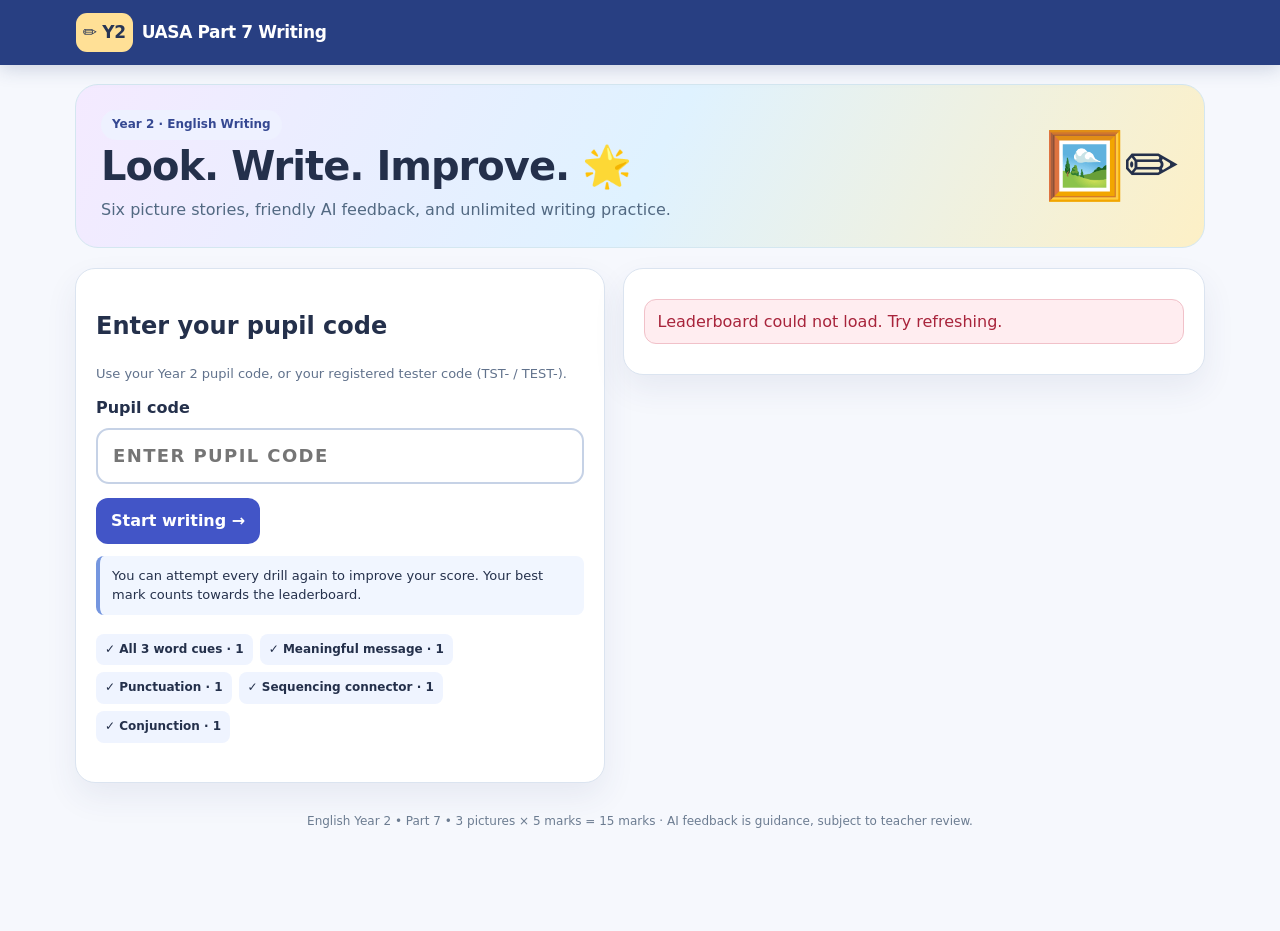
<file: year2-part7/index.html>
<!doctype html>
<html lang="en"><head><meta charset="utf-8"><meta name="viewport" content="width=device-width,initial-scale=1,viewport-fit=cover"><meta name="theme-color" content="#293c81"><meta name="description" content="Six online Year 2 UASA Part 7 picture-writing drills with AI feedback and leaderboard."><title>Year 2 UASA • Part 7 Writing Drills</title>
<link rel="manifest" href="./manifest.webmanifest">
<style>
:root{--ink:#24304b;--muted:#61728c;--blue:#4255c7;--paper:#fff;--line:#dbe4f0;--bg:#f6f8fd;--gold:#ffdd88;--green:#22866e;--shadow:0 14px 32px #34467014}*{box-sizing:border-box}html{scroll-behavior:smooth}body{margin:0;background:var(--bg);font:16px/1.48 ui-sans-serif,system-ui,-apple-system,"Segoe UI",sans-serif;color:var(--ink)}button,input,textarea{font:inherit}button{cursor:pointer}button:disabled{opacity:.5;cursor:wait}button:focus-visible,input:focus-visible,textarea:focus-visible{outline:3px solid #7db2ff;outline-offset:3px}.hidden,[hidden]{display:none!important}
header{background:#283f82;color:white;position:sticky;top:0;z-index:10;box-shadow:0 4px 18px #243b6c32}header .bar{max-width:1160px;margin:auto;min-height:65px;padding:10px 16px;display:flex;gap:12px;align-items:center;flex-wrap:wrap}.brand{font-size:17px;font-weight:900;letter-spacing:-.4px;display:flex;align-items:center;gap:9px}.brand i{font-style:normal;background:#ffe096;color:#273555;padding:7px;border-radius:11px}.push{flex:1}.chip{border-radius:999px;padding:6px 11px;background:#eef1ff;color:#354892;font-size:12px;font-weight:850;display:inline-block}.header-chip{color:#fff;background:#465b93}.wrap{max-width:1160px;padding:19px 15px 70px;margin:auto}.panel,.paper,.tile{background:var(--paper);border:1px solid var(--line);border-radius:20px;box-shadow:var(--shadow)}.panel{padding:20px}.hero{background:linear-gradient(117deg,#f4eaff 0%,#dff2ff 51%,#fdf0c6);border-radius:23px;padding:25px;margin-bottom:20px;border:1px solid #d4e7f0;display:flex;gap:16px;align-items:center;justify-content:space-between}.hero h1{margin:4px 0 9px;font-size:clamp(27px,4vw,40px);letter-spacing:-1px;line-height:1.13}.hero p{color:#526982;margin:0;max-width:670px}.hero .deco{font-size:65px}.grid2{display:grid;grid-template-columns:1fr 1.1fr;gap:18px;align-items:start}.login input{width:100%;padding:13px 15px;border:2px solid #c6d2e6;border-radius:13px;letter-spacing:1.4px;font-weight:850;font-size:18px;text-transform:uppercase}.login label{display:block;font-weight:850;margin:4px 0 8px}.btn{border:0;padding:11px 15px;border-radius:12px;font-weight:850;display:inline-flex;gap:7px;justify-content:center;align-items:center}.btn.primary{color:white;background:var(--blue)}.btn.light{background:#eaf0ff;color:#34458f}.btn.ghost{background:white;color:#354b8d;border:1px solid #cbd6eb}.btn.warn{background:#ffedf0;color:#ac394c}.btn.small{padding:8px 11px;font-size:13px}.buttons{display:flex;gap:9px;flex-wrap:wrap;margin:14px 0 0}.tip{color:var(--muted);font-size:13px}.note{font-size:13px;padding:10px 12px;background:#f1f6ff;border-left:4px solid #7596df;border-radius:8px;margin:12px 0}.err{color:#a8243b;background:#ffedf0;border:1px solid #f1c1c9;border-radius:12px;padding:10px 13px;margin:10px 0}.success{color:#16694f;background:#e4f9f1;border:1px solid #bce8d8;border-radius:12px;padding:10px 13px;margin:10px 0}.board{width:100%;border-collapse:collapse;font-size:13px}.board th{background:#f0f4ff;text-align:left;color:#51627d;font-size:11px;text-transform:uppercase}.board th,.board td{padding:10px 9px;border-bottom:1px solid #e5eaf3}.board tr:last-child td{border-bottom:0}.rank{font-weight:900;color:#956d22}.titleRow{display:flex;align-items:center;justify-content:space-between;gap:10px;flex-wrap:wrap;margin:12px 0 14px}.titleRow h2{margin:0;font-size:22px}.cards{display:grid;grid-template-columns:repeat(3,minmax(0,1fr));gap:15px}.tile{overflow:hidden;display:flex;flex-direction:column}.tile .art{height:167px;background:#e7f4fa}.tile .art svg{width:100%;height:100%;display:block}.tile .txt{padding:16px;display:flex;flex-direction:column;gap:8px;flex:1}.tile h3{margin:0;font-size:19px}.tile p{margin:0;font-size:13px;color:var(--muted);flex:1}.tile .tilefoot{display:flex;align-items:center;justify-content:space-between;gap:7px}
.paper{border-radius:10px;padding:24px 30px;margin:0 auto;max-width:1000px}.examtitle{text-align:center;font-size:18px;font-weight:950;letter-spacing:1px;margin:0}.marks{text-align:center;font-size:14px;margin:3px 0 17px}.instruction{margin:0 0 17px;font-size:16px}.photos{display:grid;grid-template-columns:repeat(3,minmax(0,1fr));gap:8px}.photo{min-width:0;border:1px solid #536075;background:white}.phototop{position:relative}.phototop svg{display:block;width:100%;aspect-ratio:320/212;max-height:230px}.num{position:absolute;top:0;left:0;background:#fff;border:1px solid #697083;font-size:12px;font-weight:900;padding:2px 7px}.cue{border-top:1px solid #536075;padding:7px 9px;font-size:13px;font-weight:850;text-align:center;min-height:43px}.letter{border:1.5px solid #79879c;margin-top:17px;padding:20px 22px 24px;min-height:350px}.letter p{margin:0 0 15px}.answerBlock{margin:15px 0}.answerBlock label{display:block;font-size:12px;font-weight:850;color:#4e5d74;margin:0 0 5px}.writebox{width:100%;display:block;resize:vertical;min-height:92px;border:0;border-bottom:1px solid #97a5b3;border-radius:0;background:repeating-linear-gradient(to bottom,#fff 0px,#fff 34px,#cdd6df 35px,#fff 36px);line-height:36px;padding:2px 5px;font-size:17px;color:#162b43;outline-offset:2px}.writebox:focus{background:#fff;border:2px solid #5e85e2;border-radius:7px}.checklist{display:flex;flex-wrap:wrap;gap:7px;margin:19px 0}.checklist span{background:#eff4ff;border-radius:8px;padding:7px 9px;font-size:12px;font-weight:750}.ribbon{margin-bottom:13px;display:flex;justify-content:space-between;gap:10px;align-items:center;flex-wrap:wrap}.review{margin-top:15px;border:1px solid #d9e3ef;border-radius:14px;background:#fff;padding:14px}.review.good{border-color:#bae5cc;background:#f6fcf8}.review h3{margin:0 0 6px}.review p{margin:5px 0;font-size:14px}.criteria{display:flex;gap:5px;flex-wrap:wrap;margin:8px 0}.criteria span{font-size:11px;padding:5px 7px;border-radius:7px;background:#eaf0fb}.correction{background:#eef2ff;border-radius:9px;padding:9px;margin-top:7px!important}.scrollHint{display:none;color:var(--muted);font-size:12px}.historyitem{border-bottom:1px solid #e4e8f0;padding:9px 0}.historyitem:last-child{border:0}.big{font-weight:950;font-size:37px;color:#3651bd}.busy{opacity:.7}footer{text-align:center;color:#6c7c91;font-size:12px;margin:30px 0}
@media(max-width:850px){.grid2{grid-template-columns:1fr}.cards{grid-template-columns:repeat(2,1fr)}.paper{padding:19px}.hero .deco{font-size:49px}}@media(max-width:620px){.wrap{padding:14px 10px 55px}.cards{grid-template-columns:1fr}.brand{font-size:14px}.hero{padding:18px;border-radius:16px}.hero .deco{display:none}.panel{padding:15px}.paper{padding:15px 11px}.scrollHint{display:block}.photos{display:flex;overflow-x:auto;scroll-snap-type:x mandatory;gap:9px;padding:3px 2px 10px}.photo{flex:0 0 83%;scroll-snap-align:center}.phototop svg{max-height:none}.letter{padding:14px 12px}.writebox{font-size:16px}.instruction{font-size:14px}.header-chip{font-size:11px}}@media print{header,.buttons,.checklist,.noPrint,footer,.scrollHint,.review{display:none!important}body{background:white}.wrap{padding:0}.paper{box-shadow:none;border:0;max-width:100%;padding:8px}.photos{display:grid;overflow:visible}.photo{flex:auto}.letter{min-height:530px}.writebox{border:0;min-height:95px;color:black}.paper .instruction{font-size:14px}}
.phototop img,.art img{width:100%;height:100%;display:block;object-fit:cover;object-position:center center}.phototop img{aspect-ratio:320/212;height:auto;max-height:230px}.phototop .imageFallback svg,.art .imageFallback svg{width:100%;height:100%;display:block}.art .imageFallback{height:100%}.storybox{width:100%;min-height:285px;resize:vertical;border:0;border-radius:0;padding:2px 5px;font-size:17px;line-height:36px;color:#162b43;background:repeating-linear-gradient(to bottom,#fff 0,#fff 34px,#cdd6df 35px,#fff 36px)}.storybox:focus{outline:2px solid #5e85e2;background:white;border-radius:6px}@media(max-width:620px){.phototop img{max-height:none}.storybox{min-height:350px;font-size:16px}}@media print{.storybox{min-height:415px;border:0;color:black}.phototop img{max-height:210px}}
/* Print-friendly black-and-white Year 2 cartoon illustrations (no remote image links). */
.phototop,.tile .art{background:#fff}
.phototop svg,.tile .art svg{display:block;width:100%;height:auto;background:#fff;filter:grayscale(1) contrast(1.16)}
.phototop svg{aspect-ratio:320/212;max-height:230px}
.tile .art svg{height:100%;object-fit:contain}
.photo{background:#fff;border-color:#202020}
.cue{background:#fff;color:#171717;border-top:1.5px solid #222}
@media(max-width:620px){.phototop svg{max-height:none}}
@media print{.phototop svg{max-height:210px;filter:none}}

/* Exact pupils' black-and-white cartoon picture stems (3 frames per image strip). */
.stripPanel{width:100%;aspect-ratio:1;position:relative;overflow:hidden;background:#fff}
.stripPanel img{position:absolute;top:0;display:block;width:300%!important;max-width:none!important;height:100%!important;aspect-ratio:auto!important;max-height:none!important;object-fit:fill!important}
.stemPreview{position:relative;width:100%;height:100%;background:#fff}
.stemPreview>img{display:block;width:100%;height:100%;object-fit:contain}
.stemImageError{display:none;font-size:12px;text-align:center;padding:15px;color:#962d3b;background:#fff1f1}
.stripPanel.loadError img,.stemPreview.loadError img{display:none!important}
.stripPanel.loadError .stemImageError,.stemPreview.loadError .stemImageError{display:block}
@media print{.photos{grid-template-columns:repeat(3,minmax(0,1fr))}.stripPanel{aspect-ratio:1}}
</style></head>
<body><header><div class="bar"><div class="brand"><i>✏️ Y2</i> UASA Part 7 Writing</div><div class="push"></div><span class="chip header-chip" id="signedIn" hidden></span><button id="logout" class="btn small light" hidden>Change code</button></div></header><main class="wrap"><section id="screen"></section><footer>English Year 2 • Part 7 • 3 pictures × 5 marks = 15 marks · AI feedback is guidance, subject to teacher review.</footer></main>
<script src="./line-art.js?v=2"></script>
<script src="./line-art-play.js?v=2"></script>
<script src="./line-art-stories.js?v=2"></script>
<script src="./line-art-beach.js?v=2"></script>
<script>
'use strict';
var API="https://qekcgsfeomjckctiubgm.supabase.co/functions/v1/year2-part7-writing",KEY="sb_publishable_yJbCYOLDeMreuqM01g_oqA_eF5YEWwq";
var DATA=[
{id:"d1",title:"A Day at the Playground",icon:"🛝",to:"Aina",from:"Sara",intro:"How are you? Last Saturday, my brother and I went to the playground.",prompt:"You went to the playground with your brother last Saturday. Tell your friend Aina about it."},
{id:"d2",title:"Helping at Home",icon:"🧹",to:"Amir",from:"Adam",intro:"How are you? Last Saturday, I helped my mother at home.",prompt:"You helped your mother at home last Saturday. Tell your friend Amir about it."},
{id:"d3",title:"A Birthday Party",icon:"🎂",to:"Mei Mei",from:"Hana",intro:"How are you? Last Sunday, I went to my cousin's birthday party.",prompt:"You went to your cousin's birthday party last Sunday. Tell your friend Mei Mei about it."},
{id:"d4",title:"School Sports Day",icon:"🏅",to:"Daniel",from:"Ben",intro:"How are you? Last Friday, I took part in my school sports day.",prompt:"You took part in your school sports day last Friday. Tell your friend Daniel about it."},
{id:"d5",title:"A Trip to the Zoo",icon:"🦜",to:"Khadijah",from:"Amin",intro:"How are you? Last Sunday, my family and I went to the zoo.",prompt:"You went to the zoo with your family last Sunday. Tell your friend Khadijah about it."},
{id:"d6",title:"A Day at the Beach",icon:"🏖️",to:"Rachel",from:"Joey",intro:"How are you? Last Sunday, my family and I went to the beach.",prompt:"You went to the beach with your family last Sunday. Tell your friend Rachel about it."}
];
var STEM_STRIPS={d1:"stem-playground.jpg",d2:"stem-helping.jpg",d3:"stem-birthday.jpg",d4:"stem-sports.jpg",d5:"stem-zoo-koalas-camel.png",d6:"stem-beach.jpg"};
var STEM_CUES={
 d1:["went – tall – slide","played – swings – friend","kicked – football – field"],
 d2:["made – bed – tidy","washed – dishes – sink","swept – floor – broom"],
 d3:["blew – candles – birthday cake","ate – pizza – friends","received – present – happy"],
 d4:["ran – race – fast","played – football – field","won – medal – proud"],
 d5:["saw – koalas – tree","sat – lunch – family","took – photos – camel"],
 d6:["built – sandcastle – beach","swam – sea – happily","had – picnic – family"]
};
function stemPhoto(d,i){
 var src="./"+STEM_STRIPS[d.id];
 if(d.id==='d5'){
  // Frame bounds in the approved 1832 x 859 illustration; retain its proportions.
  var frames=[[16,584],[617,599],[1233,584]],f=frames[i];
  return '<div class="stripPanel" style="aspect-ratio:'+f[1]+'/650"><img alt="'+esc(['Two koalas on a tree','A family sitting together for lunch','A child taking photos of a camel'][i])+'" loading="eager" decoding="async" src="'+src+'" style="width:'+(1832/f[1]*100)+'%!important;height:'+(859/650*100)+'%!important;left:'+(-f[0]/f[1]*100)+'%;top:'+(-105/650*100)+'%" onerror="this.parentElement.classList.add(\'loadError\')"><span class="stemImageError">Picture failed to load. Please refresh the page.</span></div>';
 }
 return '<div class="stripPanel"><img alt="'+esc(d.title)+': picture '+(i+1)+'" loading="eager" decoding="async" src="'+src+'" style="left:-'+(100*i)+'%" onerror="this.parentElement.classList.add(\'loadError\')"><span class="stemImageError">Picture failed to load. Please refresh the page.</span></div>';
}
function stemPreview(d){
 var url="./"+STEM_STRIPS[d.id];
 return '<div class="stemPreview"><img alt="Picture sequence for '+esc(d.title)+'" loading="eager" src="'+url+'" onerror="this.parentElement.classList.add(\'loadError\')"><span class="stemImageError">Picture unavailable. Please refresh.</span></div>';
}
function person(x,y,shirt,s){return '<g transform="translate('+x+' '+y+') scale('+(s||1)+')" stroke="#35566a" stroke-width="2.5" stroke-linecap="round" stroke-linejoin="round"><path d="M-10 25 L-13 48 M10 25 L13 48" stroke-width="7"/><path d="M-14 48 h10 M5 48 h11" stroke-width="5"/><path d="M-12 2 L-25 19 M12 2 L25 19" stroke-width="7"/><rect x="-16" y="-6" width="32" height="33" rx="12" fill="'+shirt+'"/><circle cx="0" cy="-23" r="19" fill="#ffdab8"/><path d="M-18 -25 Q-23 -48 2 -43 Q20 -42 19 -24 Q9 -37 -2 -36 Q-12 -28 -18 -25" fill="#344151"/><circle cx="-7" cy="-22" r="1.8" fill="#263649" stroke="none"/><circle cx="7" cy="-22" r="1.8" fill="#263649" stroke="none"/><path d="M-6 -14 Q0 -7 7 -14" fill="none" stroke="#ad6260" stroke-width="2"/></g>';}
function sky(){return '<rect width="320" height="212" fill="#def5fa"/><circle cx="276" cy="35" r="20" fill="#ffdd75"/><path d="M24 48 q9 -18 25 -7 q19 -11 28 7z M184 40 q8 -15 19 -5 q16 -9 23 5z" fill="#fff"/><path d="M0 152 Q80 129 162 151 T320 148 L320 212 H0Z" fill="#bce5ca"/><path d="M0 179 H320" stroke="#9acaad" stroke-width="2"/><path d="M27 166 l-7 -5 M34 167 l5 -7 M284 174 l8 -8" stroke="#66b090" stroke-width="2"/>';}
function room(){return '<rect width="320" height="212" fill="#fff5dd"/><rect y="155" width="320" height="57" fill="#e2c19a"/><path d="M0 155 H320" stroke="#b58f71" stroke-width="3"/><rect x="230" y="26" width="65" height="66" rx="6" fill="#dff2f9" stroke="#8ab1c4" stroke-width="4"/><path d="M263 27 v64 M232 59 h62" stroke="#8ab1c4" stroke-width="3"/>';}
function tree(x){return '<g transform="translate('+x+' 0)"><path d="M3 150 v-81" stroke="#96724c" stroke-width="12"/><circle cx="-8" cy="73" r="26" fill="#79c6a0"/><circle cx="20" cy="69" r="28" fill="#69b88b"/><circle cx="5" cy="47" r="27" fill="#98d8a7"/></g>';}
function svgScene(kind){if(window.lineArtScene && !["race","football","medal"].includes(kind)){var newArt=window.lineArtScene(kind);if(newArt)return newArt;}var indoor=['sweep','wash','balloons','sing','cake','cutcake','gifts'].indexOf(kind)>=0;var b=indoor?room():sky();var extra='';
if(["sandcastle","shells","picnic"].includes(kind)){b='<rect width="320" height="212" fill="#ccf1fb"/><path d="M0 112 Q75 103 150 114 T320 111 L320 144 H0Z" fill="#6ebad8"/><path d="M0 133 Q75 122 160 135 T320 134 L320 212 H0Z" fill="#ffe1a5"/><path d="M0 145 Q125 129 320 146" fill="none" stroke="#ffffff" stroke-width="5"/><circle cx="285" cy="31" r="19" fill="#ffe27c"/>';}
switch(kind){
case 'parrots':extra=tree(283)+'<path d="M13 163 Q140 147 314 160" stroke="#a17c58" stroke-width="11" fill="none"/><path d="M48 152 L70 109 M133 149 L151 113" stroke="#a17c58" stroke-width="7"/><g transform="translate(71 98)"><ellipse cx="0" cy="23" rx="22" ry="37" fill="#e85b74"/><circle cx="-2" cy="-4" r="22" fill="#ff758d"/><path d="M-23 19 Q-34 77 -7 67 L1 17" fill="#719ad7"/><path d="M16 -5 l21 10 l-22 10z" fill="#ffca62"/><circle cx="7" cy="-11" r="4" fill="#283b52"/></g><g transform="translate(160 102)"><ellipse cx="0" cy="22" rx="22" ry="37" fill="#69c39c"/><circle cx="-3" cy="-3" r="22" fill="#7fe1af"/><path d="M-23 20 Q-36 75 -8 65 L-2 12" fill="#2f9fb8"/><path d="M15 -7 l19 12 l-20 9z" fill="#ffca62"/><circle cx="6" cy="-10" r="4" fill="#283b52"/></g>';break;
case 'lunch':extra=tree(290)+'<path d="M38 170 L282 170 L258 202 H56z" fill="#f9aab2"/><path d="M64 179 h193 M94 170 l-18 31 M222 170 l17 31" stroke="#ffdde1" stroke-width="5"/>'+person(69,120,'#87bafa',.75)+person(250,122,'#efb0a0',.75)+'<rect x="113" y="142" width="95" height="35" rx="9" fill="#fffdf2" stroke="#bd9a6a" stroke-width="3"/><path d="M123 149 h30 l-6 17 h-18z" fill="#f4bd7c"/><circle cx="176" cy="153" r="10" fill="#ff7f72"/><circle cx="190" cy="162" r="10" fill="#8dc67a"/>';break;
case 'photos':extra=tree(303)+'<g transform="translate(203 92)"><ellipse cx="0" cy="54" rx="68" ry="48" fill="#adbfc8" stroke="#6a8e9d" stroke-width="3"/><circle cx="-44" cy="24" r="35" fill="#b7ccd4" stroke="#6a8e9d" stroke-width="3"/><ellipse cx="-61" cy="28" rx="23" ry="30" fill="#c8dbe1" stroke="#6a8e9d" stroke-width="3"/><path d="M-60 47 q-14 54 4 50 q11 -5 9 -20" fill="none" stroke="#9fb7c4" stroke-width="18" stroke-linecap="round"/><path d="M-24 83 v31 M26 83 v31" stroke="#9fb7c4" stroke-width="20" stroke-linecap="round"/><circle cx="-43" cy="16" r="3" fill="#30455a"/></g>'+person(62,129,'#f4aa7a',.82)+'<rect x="70" y="121" width="29" height="22" rx="5" fill="#577b93"/><circle cx="85" cy="132" r="7" fill="#cce8fa" stroke="#edf8ff" stroke-width="3"/>';break;
case 'sandcastle':extra='<g fill="#d6a477" stroke="#ad835a" stroke-width="3"><path d="M132 150 h90 v48 h-90z"/><path d="M144 119 h67 v33 h-67z"/><path d="M130 130 h16 v20 h-16z M165 108 h20 v15 h-20z M209 130 h17 v20 h-17z"/></g><path d="M172 198 v-23 q6 -10 14 0 v23" fill="#9d775d"/><path d="M177 111 v-25 l30 8 l-30 8" fill="#e9889f"/>'+person(62,134,'#82bdf1',.7)+'<path d="M257 175 h37 l-8 27 h-25z" fill="#ef9599"/><path d="M267 174 q5 -22 17 0" fill="none" stroke="#ab6d6d" stroke-width="5"/>';break;
case 'shells':extra=person(112,118,'#f2a9b0',.82)+'<path d="M199 167 q-29 -26 -41 5 q14 18 41 -5z M257 183 q-28 -29 -41 0 q15 20 41 0z M40 180 q-23 -29 -41 0 q23 18 41 0z" fill="#f4c2c1" stroke="#c58c91" stroke-width="3"/><path d="M183 163 l-8 15 M244 179 l-6 15 M17 166 l5 29" stroke="#fff3e0" stroke-width="3"/><rect x="267" y="137" width="38" height="39" rx="7" fill="#85c1de" stroke="#638da2" stroke-width="3"/>';break;
case 'picnic':extra='<path d="M36 167 L280 168 L268 205 L48 205z" fill="#f3a5b7"/><path d="M53 183 h211 M89 169 v35 M155 169 v35 M223 169 v35" stroke="#fff5f6" stroke-width="5"/>'+person(92,132,'#8dc4ef',.72)+person(239,130,'#eab490',.72)+'<rect x="140" y="149" width="57" height="34" rx="7" fill="#c68e63" stroke="#8e7251" stroke-width="3"/><path d="M149 149 q17 -34 39 0" fill="none" stroke="#8e7251" stroke-width="5"/><circle cx="149" cy="140" r="11" fill="#f5ce70"/><circle cx="184" cy="140" r="11" fill="#e58e83"/>';break;
case 'swing':extra=tree(286)+'<path d="M43 162 L72 47 H230 L254 162 M72 47 H230" stroke="#658b9d" stroke-width="7" fill="none" stroke-linecap="round"/><path d="M112 48 v105 M139 48 v105 M187 48 v105 M211 48 v105" stroke="#7897a0" stroke-width="3"/><path d="M100 153 h51 M177 153 h48" stroke="#986e58" stroke-width="9"/>'+person(125,119,'#f4a59d',.62)+person(200,118,'#8cc0ff',.58);break;
case 'slide':extra='<path d="M54 165 V73 H127 L230 165" stroke="#6e96b0" stroke-width="8" fill="none"/><path d="M127 81 L243 164 L210 177 L113 100" fill="#f9c56a" stroke="#bd9c65" stroke-width="3"/><path d="M59 155 h48 M59 136 h49 M59 117 h49 M59 98 h49" stroke="#90a8b7" stroke-width="4"/>'+person(169,110,'#ff9ea8',.67)+tree(292);break;
case 'icecream':extra=tree(277)+'<rect x="44" y="170" width="220" height="10" rx="5" fill="#a4815e"/><path d="M59 180 v18 M248 180 v18" stroke="#a4815e" stroke-width="7"/>'+person(104,134,'#f4a2ad',.65)+person(212,134,'#93c4ff',.65)+'<path d="M132 132 l9 23 l9 -22z M249 132 l9 23 l9 -22z" fill="#deb178" stroke="#895e42" stroke-width="2"/><circle cx="141" cy="125" r="13" fill="#9a6a4c"/><circle cx="258" cy="125" r="13" fill="#f1b1c6"/>';break;
case 'sweep':extra='<path d="M35 176 q18 -4 28 0 M67 181 q9 -6 18 0 M91 170 q8 -6 16 0" stroke="#b89b75" stroke-width="4"/>'+person(183,108,'#8cbcf5',.96)+'<path d="M158 111 L88 191" stroke="#99724f" stroke-width="5"/><path d="M76 182 l32 -2 l-16 21 h-22z" fill="#eea766" stroke="#a57753" stroke-width="3"/><rect x="28" y="118" width="67" height="38" rx="5" fill="#8fd8bb" stroke="#5c9c82" stroke-width="3"/>';break;
case 'wash':extra='<rect x="21" y="119" width="279" height="59" rx="8" fill="#a7d7e6" stroke="#679caf" stroke-width="3"/><rect x="50" y="116" width="128" height="30" rx="14" fill="#d9eff4" stroke="#679caf" stroke-width="3"/><path d="M105 116 V93 q0 -18 20 -18 q18 0 18 21" fill="none" stroke="#7f9ca8" stroke-width="8"/><circle cx="99" cy="94" r="7" fill="#f7ffff"/><circle cx="85" cy="108" r="5" fill="#f7ffff"/><circle cx="166" cy="94" r="6" fill="#f7ffff"/>'+person(247,106,'#c6a8ed',.87)+'<rect x="52" y="143" width="58" height="16" rx="8" fill="#fff" stroke="#8ea3ad" stroke-width="3"/><rect x="60" y="154" width="60" height="12" rx="6" fill="#fff" stroke="#8ea3ad" stroke-width="3"/>';break;
case 'plants':extra=tree(283)+person(99,111,'#f8b996',.9)+'<path d="M154 143 h49 l-11 35 h-29z" fill="#b8d2e8" stroke="#7fa5c4" stroke-width="4"/><path d="M159 143 q15 -26 34 -6" fill="none" stroke="#7fa5c4" stroke-width="5"/><path d="M185 137 l40 -19 M194 148 l42 -18" stroke="#89c5e6" stroke-width="3" stroke-dasharray="5 6"/><path d="M227 175 v-66 M227 137 q-24 -31 -32 -13 M228 145 q30 -33 37 -18" stroke="#4aa278" stroke-width="7" fill="none"/><circle cx="227" cy="104" r="14" fill="#ef9bbb"/><circle cx="206" cy="127" r="9" fill="#ffd674"/><path d="M268 73 q-18 -20 -26 1 q14 16 26 -1 q11 -22 25 -6 q-6 17 -25 6" fill="#f9d1e8" stroke="#9968a5" stroke-width="2"/>';break;
case 'balloons':extra='<path d="M25 45 H295" stroke="#ed9b92" stroke-width="4"/><rect x="79" y="44" width="169" height="37" rx="8" fill="#fffaed" stroke="#d6aa70" stroke-width="3"/><text x="164" y="67" text-anchor="middle" font-size="16" fill="#875077" font-weight="800">HAPPY BIRTHDAY!</text><ellipse cx="53" cy="62" rx="19" ry="25" fill="#efa2aa"/><ellipse cx="268" cy="89" rx="21" ry="26" fill="#a6caff"/><ellipse cx="278" cy="48" rx="19" ry="25" fill="#bfe3af"/><path d="M53 87 L75 158 M268 115 L259 166 M278 72 L267 151" stroke="#857a88" stroke-width="2"/>'+person(112,141,'#e8aff1',.74)+'<rect x="166" y="158" width="125" height="12" rx="6" fill="#d8b189"/>';break;
case 'sing':extra='<rect x="111" y="148" width="99" height="35" rx="8" fill="#fff5f5" stroke="#cc8f91" stroke-width="3"/><path d="M118 161 Q133 174 148 161 T178 162 T204 160" stroke="#e8a5be" stroke-width="5" fill="none"/><path d="M138 148 v-21 M160 148 v-21 M183 148 v-21" stroke="#8099ba" stroke-width="4"/><path d="M138 127 q-6 -8 0 -13 q6 5 0 13 M160 127 q-6 -8 0 -13 q6 5 0 13 M183 127 q-6 -8 0 -13 q6 5 0 13" fill="#f1a95d"/>'+person(65,124,'#7fb9f1',.72)+person(254,124,'#ec9bb5',.72)+'<text x="73" y="50" font-size="29" fill="#a869a4">♫</text><text x="237" y="70" font-size="24" fill="#7186c2">♪</text>';break;
case 'cake':extra=person(179,107,'#a8c6f4',.96)+'<rect x="26" y="161" width="268" height="12" rx="5" fill="#b68d72"/><rect x="42" y="127" width="84" height="34" rx="6" fill="#ffdbd8" stroke="#cc9997" stroke-width="3"/><path d="M43 137 Q55 149 69 137 T95 137 T124 137" stroke="#fffaf5" stroke-width="8" fill="none"/><path d="M59 128 v-16 M81 128 v-16 M104 128 v-16" stroke="#74b1c4" stroke-width="4"/><path d="M60 113 l-4 -7 l8 0z M82 113 l-4 -7 l8 0z M105 113 l-4 -7 l8 0z" fill="#edaa5e"/><path d="M245 137 l35 0 l-17 23z" fill="#ddab81" stroke="#a77a5e" stroke-width="3"/>';break;
case 'race':extra='<path d="M0 160 Q100 135 320 164 M0 186 Q100 160 320 188" fill="none" stroke="#e4a6a6" stroke-width="4"/><path d="M254 148 v-84" stroke="#687d94" stroke-width="4"/><path d="M255 66 h42 l-12 22 h-30" fill="#fbbf76"/><path d="M17 140 h17 l-7 -31" stroke="#729ab2" stroke-width="5" fill="none"/>'+person(93,99,'#ef9292',.89)+person(180,112,'#95caff',.8)+'<text x="18" y="44" font-size="23" fill="#6885a6">★</text><text x="285" y="127" font-size="22" fill="#7395b7">✦</text>';break;
case 'football':extra='<path d="M0 174 H320 M23 155 H296 M160 151 V203" stroke="#f8ffff" stroke-width="4"/><rect x="247" y="91" width="65" height="71" rx="4" fill="none" stroke="#e5ffff" stroke-width="6"/>'+person(83,111,'#f49d93',.92)+person(206,110,'#8fc6fa',.82)+'<circle cx="156" cy="171" r="19" fill="white" stroke="#45576b" stroke-width="3"/><path d="M149 162 l12 -4 l7 11 l-8 11 l-12 -7z" fill="#506072"/>';break;
case 'medal':extra=person(160,103,'#f0a6aa',1.04)+'<path d="M145 105 l17 33 l18 -33" fill="none" stroke="#d46a9a" stroke-width="9"/><circle cx="162" cy="138" r="14" fill="#ffd46b" stroke="#bb9143" stroke-width="3"/><text x="162" y="143" text-anchor="middle" font-size="12" fill="#8a612b">★</text><path d="M34 150 h65 v28 H34z M232 150 h53 v28 h-53z" fill="#e8cbae"/><path d="M41 53 l25 17 l-25 11z M264 54 l-25 17 l25 10z" fill="#f7b36d"/><text x="20" y="34" font-size="22" fill="#da9a43">★</text><text x="280" y="38" font-size="22" fill="#da9a43">★</text>';break;
case 'drink':extra=tree(285)+'<rect x="42" y="166" width="227" height="10" rx="5" fill="#9b7556"/>'+person(91,126,'#eeaaa4',.65)+person(227,126,'#90c3ef',.65)+'<rect x="149" y="107" width="34" height="61" rx="8" fill="#bde7f8" stroke="#73afc6" stroke-width="3"/><rect x="157" y="98" width="18" height="12" rx="3" fill="#5486ad"/><path d="M154 132 h24" stroke="#fff" stroke-width="3"/>';break;
case 'cutcake':extra='<rect x="39" y="161" width="243" height="11" rx="4" fill="#bd9978"/>'+person(181,99,'#a5c9ed',.93)+'<rect x="54" y="132" width="90" height="29" rx="7" fill="#fbc1cf" stroke="#b67b8d" stroke-width="3"/><path d="M60 135 Q75 147 90 135 T120 135 T142 135" stroke="#fff" stroke-width="6" fill="none"/><path d="M74 132 v-15 M98 132 v-15 M125 132 v-15" stroke="#a1bed8" stroke-width="4"/><path d="M176 125 l-57 29" stroke="#a8b1b8" stroke-width="5"/><text x="249" y="67" font-size="30" fill="#c477a8">♥</text>';break;
case 'gifts':extra=person(172,96,'#f1a4ad',.97)+'<rect x="48" y="151" width="73" height="52" rx="3" fill="#b1d3ef" stroke="#6b9cc7" stroke-width="3"/><path d="M81 151 v52 M48 164 h73" stroke="#fafafa" stroke-width="9"/><rect x="231" y="135" width="60" height="67" rx="3" fill="#f6c289" stroke="#b48c68" stroke-width="3"/><path d="M261 135 v66 M231 153 h60" stroke="#fdf1eb" stroke-width="8"/><path d="M72 150 q-31 -37 -28 -3 M72 150 q27 -42 30 -2 M260 135 q-20 -31 -25 -3 M260 135 q25 -31 28 -2" stroke="#e2a6bf" stroke-width="7" fill="none"/><path d="M151 171 l28 0 l-12 13z" fill="#76aacd"/>';break;
}
return blackWhiteCartoon('<svg xmlns="http://www.w3.org/2000/svg" viewBox="0 0 320 212" role="img" aria-label="'+esc(kind.replace(/([a-z])([A-Z])/g,'$1 $2'))+' black and white cartoon">'+b+extra+'<rect x="2" y="2" width="316" height="208" rx="14" fill="none" stroke="#191919" stroke-width="1.5"/></svg>');
}

var state={code:sessionStorage.getItem("y2p7_code")||"",person:null,drill:null,leaderboard:[],summary:[],history:[],result:null,busy:false,error:""};
var screen=document.getElementById("screen");
function esc(x){return String(x==null?"":x).replace(/[&<>"']/g,function(c){return {"&":"&amp;","<":"&lt;",">":"&gt;",'"':"&quot;","'":"&#39;"}[c]})}
function storeKey(id){return "y2p7_draft_"+state.code+"_"+id}
function draft(id){try{var x=JSON.parse(localStorage.getItem(storeKey(id))||"[]");return Array.isArray(x)&&x.length===3?x:["","",""]}catch(e){return ["","",""]}}
function saveDraft(id,arr){try{localStorage.setItem(storeKey(id),JSON.stringify(arr))}catch(e){}}
function blackWhiteCartoon(markup){
  // Convert each original colour vector scene to printable monochrome line art.
  function ink(hex){
    var n=hex.slice(1),r=parseInt(n.slice(0,2),16),g=parseInt(n.slice(2,4),16),b=parseInt(n.slice(4,6),16);
    var l=.2126*r+.7152*g+.0722*b;
    return l<105?'#171717':l<145?'#ededed':'#ffffff';
  }
  markup=markup.replace(/fill="(#[0-9a-fA-F]{6})"/g,function(m,col){return 'fill="'+ink(col)+'"'});
  markup=markup.replace(/stroke="#[0-9a-fA-F]{6}"/g,'stroke="#191919"');
  markup=markup.replace(/<(rect|path|circle|ellipse|polygon)([^>]*?)>/g,function(m,tag,attrs){
    if(/fill="#(?:ffffff|ededed|171717)"/i.test(attrs)&&!/\sstroke=/.test(attrs)){
      if(tag==='rect'&&/width="320"\s+height="212"/.test(attrs))return m;
      return '<'+tag+attrs.replace(/\/\s*$/,'')+' stroke="#191919" stroke-width="1.65"/>';
    }
    return m;
  });
  markup=markup.replace(/<text\b([^>]*)fill="(?:#ffffff|#ededed|#171717)"/g,function(m,a){return '<text'+a+'fill="#171717"'});
  return markup;
}
function qs(id){return document.getElementById(id)}
function error(message){state.error=message||"";var el=qs("err");if(el){el.textContent=state.error;el.classList.toggle("hidden",!state.error)}}
async function call(body){var c=new AbortController();var t=setTimeout(function(){c.abort()},30000);try{var r=await fetch(API,{method:"POST",headers:{"apikey":KEY,"Content-Type":"application/json"},body:JSON.stringify(body),signal:c.signal});var x=await r.json();if(!r.ok||x.success===false)throw Error(x.error||"Connection failed.");return x}finally{clearTimeout(t)}}
function best(id){return state.summary.filter(function(x){return x.drill_id===id}).reduce(function(m,x){return Math.max(m,Number(x.score)||0)},0)}
function count(id){return state.summary.filter(function(x){return x.drill_id===id}).length}
function topbar(){qs("signedIn").hidden=!state.person;qs("logout").hidden=!state.person;if(state.person)qs("signedIn").textContent=state.person.name+" · "+state.person.className}
function board(){var h='<div class="titleRow"><h2>🏆 Leaderboard</h2><button class="btn small ghost" id="refreshBoard">↻ Refresh</button></div><p class="tip">Best marks from each of the six drills · Total /90</p><div style="overflow:auto"><table class="board"><thead><tr><th>#</th><th>Pupil</th><th>Drills</th><th>Best total</th></tr></thead><tbody>';if(!state.leaderboard.length)h+='<tr><td colspan="4" class="tip">No marked attempts yet.</td></tr>';state.leaderboard.forEach(function(p,i){h+='<tr><td class="rank">'+(i+1)+'</td><td><b>'+esc(p.name)+'</b><div class="tip">'+esc(p.className)+'</div></td><td>'+p.completed+'/6</td><td><b>'+p.total+'/90</b></td></tr>'});return h+'</tbody></table></div>'}
function welcome(){screen.innerHTML='<section class="hero"><div><span class="chip">Year 2 · English Writing</span><h1>Look. Write. Improve. 🌟</h1><p>Six picture stories, friendly AI feedback, and unlimited writing practice.</p></div><div class="deco">🖼️✏️</div></section><div class="grid2"><section class="panel login"><h2>Enter your pupil code</h2><p class="tip">Use your Year 2 pupil code, or your registered tester code (TST- / TEST-).</p><form id="loginForm"><label for="code">Pupil code</label><input id="code" placeholder="Enter pupil code" required autocomplete="off" spellcheck="false" maxlength="22" value="'+esc(state.code)+'"><div class="buttons"><button class="btn primary" type="submit">Start writing →</button></div><p id="err" class="err '+(state.error?"":"hidden")+'">'+esc(state.error)+'</p></form><div class="note">You can attempt every drill again to improve your score. Your best mark counts towards the leaderboard.</div><div class="checklist"><span>✓ All 3 word cues · 1</span><span>✓ Meaningful message · 1</span><span>✓ Punctuation · 1</span><span>✓ Sequencing connector · 1</span><span>✓ Conjunction · 1</span></div></section><section class="panel" id="boardPanel">'+board()+'</section></div>'}
function dashboard(){var p=state.person;var h='<section class="hero"><div><span class="chip">'+esc(p.className)+'</span>'+(p.isTester?'<span class="chip">Tester mode · excluded from pupil leaderboard</span>':'')+'<h1>Hello, '+esc(p.name.split(/\\s+/)[0])+'! 👋</h1><p>Choose a picture story and write about all three pictures. You can try every exercise more than once.</p></div><div class="deco">🌈📝</div></section><div class="titleRow"><h2>Choose a writing drill</h2><span class="chip">6 drills · 18 pictures</span></div><div class="cards">';DATA.forEach(function(d,i){h+='<article class="tile"><div class="art">'+stemPreview(d)+'</div><div class="txt"><span class="chip">Drill '+(i+1)+'</span><h3>'+esc(d.title)+'</h3><p>'+esc(d.prompt)+'</p><div class="tilefoot"><span class="tip">'+(count(d.id)?'Best '+best(d.id)+'/15 · '+count(d.id)+' attempt(s)':'Not attempted yet')+'</span><button class="btn small primary" data-open="'+d.id+'">Write →</button></div></div></article>'});h+='</div><div class="panel" style="margin-top:22px">'+board()+'</div>';screen.innerHTML=h}
function picture(d,i){return '<div class="photo"><div class="phototop">'+stemPhoto(d,i)+'</div><div class="cue">'+esc(STEM_CUES[d.id][i])+'</div></div>'}
function formPaper(d){var guided=d.id==="d1"||d.id==="d2",ans=draft(d.id);
if(!guided&&(ans[1].trim()||ans[2].trim())){ans=[ans.filter(function(x){return x.trim()}).join("\n"),"",""];saveDraft(d.id,ans)}
var h='<div class="ribbon noPrint"><button class="btn light small" id="back">← All drills</button><span class="chip">'+esc(state.person.name)+' · '+(count(d.id)?count(d.id)+' previous attempt(s)':'New drill')+'</span></div><article class="paper"><h1 class="examtitle">PART 7</h1><div class="marks">[15 marks]</div><p class="instruction">'+esc(d.prompt)+' Use the words given to complete the message.</p><p class="scrollHint noPrint">Swipe left to see pictures 2 and 3 →</p><div class="photos">'+[0,1,2].map(function(i){return picture(d,i)}).join("")+'</div><div class="letter"><p>Dear '+esc(d.to)+',</p><p style="text-indent:18px">'+esc(d.intro)+'</p>';
if(guided){for(var i=0;i<3;i++)h+='<div class="answerBlock"><label for="answer'+i+'">Picture '+(i+1)+' · Your writing</label><textarea class="writebox" id="answer'+i+'" data-answer="'+i+'" aria-label="Write sentences for picture '+(i+1)+'" spellcheck="true">'+esc(ans[i])+'</textarea></div>';h+='<p style="margin-top:24px">Your friend,<br>'+esc(d.from)+'</p>';}
else h+='<textarea class="storybox" id="storyAnswer" data-answer="all" aria-label="Write your message about all three pictures" spellcheck="true">'+esc(ans[0])+'</textarea>';
h+='</div></article><div class="checklist noPrint"><span><b>Message delivery · 2</b> — all 3 word cues (1) + meaningful description (1)</span><span><b>Punctuation · 1</b> — capital letters, full stops and necessary commas</span><span><b>Language · 2</b> — sequencing connector (1) + conjunction (1)</span><span>Each picture /5 · Three pictures /15 · Multiple sentences allowed</span></div><div class="buttons noPrint"><button id="submit" class="btn primary">✨ Check my writing with AI</button><button id="showHistory" class="btn ghost">📖 Past attempts</button><button id="print" class="btn light">🖨️ Print</button></div><p id="err" role="alert" class="err '+(state.error?"":"hidden")+'">'+esc(state.error)+'</p><section id="feedback" aria-live="polite"></section><section id="history" class="panel hidden" style="margin-top:15px"></section>';return h}
function review(result){if(!result)return "";var feedback=Array.isArray(result.feedback)?result.feedback:[];var h='<section class="panel" style="margin-top:18px"><span class="chip">AI writing feedback</span><h2>Great effort! Your score is <span class="big">'+result.score+'/15</span></h2><p class="tip">You may improve your sentences and try again. Each picture is marked using Message delivery (2), Punctuation (1), and Language (2: sequencing connector and conjunction). Past attempts retain their original rubric. The score is AI-generated guidance, not a final teacher-approved exam mark.</p>';feedback.forEach(function(p,i){h+='<div class="review '+(p.score>=4?"good":"")+'"><h3>Picture '+(i+1)+' · '+p.score+'/5</h3><div class="criteria">'+(["exam-pattern-v2","exam-pattern-v3"].includes(p.rubric_version)?'<span>Word cues '+p.word_cues+'/1</span><span>Meaning '+p.meaning+'/1</span><span>Punctuation '+p.punctuation+'/1</span><span>Sequencing '+p.sequencing+'/1</span><span>Conjunction '+p.conjunction+'/1</span>':'<span>Previous rubric</span><span>Punctuation '+p.punctuation+'/1</span><span>Grammar '+p.grammar+'/2</span><span>Adjective '+p.adjective+'/1</span><span>Extra detail '+p.new_detail+'/1</span>')+'</div><p>🌟 '+esc(p.strength)+'</p><p>💡 '+esc(p.improvement)+'</p><p class="correction"><b>Suggested correction:</b> '+esc(p.corrected_example)+'</p></div>'});return h+'<div class="buttons"><button class="btn primary" id="retry">✏️ Try again</button><button class="btn light" id="back">Choose another drill</button></div></section>'}
function render(){topbar();state.error="";if(!state.person)welcome();else if(!state.drill)dashboard();else{var d=DATA.find(function(x){return x.id===state.drill});screen.innerHTML=formPaper(d);if(state.result)qs("feedback").innerHTML=review(state.result)}}
async function loadBoard(){try{var x=await call({action:"leaderboard"});state.leaderboard=x.leaders||[];var p=qs("boardPanel");if(p)p.innerHTML=board();else if(!state.drill&&state.person)dashboard()}catch(e){var p=qs("boardPanel");if(p)p.innerHTML='<p class="err">Leaderboard could not load. Try refreshing.</p>'}}
async function login(code){if(state.busy)return;state.busy=true;state.code=String(code||"").trim().toUpperCase();error("");var b=qs("loginForm button");if(b){b.disabled=true;b.textContent="Checking code..."}try{var x=await call({action:"login",pupilCode:state.code});state.person=x.pupil;state.summary=x.attempts||[];sessionStorage.setItem("y2p7_code",state.code);state.drill=null;render();window.scrollTo(0,0)}catch(e){error(e.message);sessionStorage.removeItem("y2p7_code")}finally{state.busy=false;if(b){b.disabled=false;b.textContent="Start writing →"}}}
async function openDrill(id){state.drill=id;state.result=null;state.history=[];render();window.scrollTo(0,0)}
async function showHistory(){var panel=qs("history");if(!panel)return;panel.classList.remove("hidden");panel.innerHTML='<p class="tip">Loading attempts...</p>';try{var x=await call({action:"history",pupilCode:state.code,drillId:state.drill});state.history=x.attempts||[];panel.innerHTML='<div class="titleRow"><h2>Past attempts</h2><span class="chip">'+state.history.length+' shown</span></div>'+(state.history.length?state.history.map(function(a,i){return '<div class="historyitem"><strong>Attempt '+(state.history.length-i)+' · '+a.score+'/15</strong> <span class="tip">'+esc(new Date(a.submitted_at).toLocaleString())+'</span> <button class="btn small light" data-view="'+i+'">View feedback</button></div>'}).join(""):'<p class="tip">No previous attempts yet.</p>')}catch(e){panel.innerHTML='<p class="err">'+esc(e.message)+'</p>'}}
async function submit(){if(state.busy)return;var guided=state.drill==="d1"||state.drill==="d2";var answers=guided?[0,1,2].map(function(i){return (qs("answer"+i)?.value||"").trim()}):[(qs("storyAnswer")?.value||"").trim(),"",""];if(guided?answers.some(function(x){return x.length<5}):answers[0].length<20){error(guided?"Please write at least one complete sentence for every picture.":"Write about all three pictures in the blank space before submitting.");return}saveDraft(state.drill,answers);error("");state.busy=true;var b=qs("submit");b.disabled=true;b.textContent="AI is checking your writing...";try{var id=crypto.randomUUID();var r=await call({action:"grade",pupilCode:state.code,drillId:state.drill,answers:answers,submissionId:id});state.result=r.attempt;state.summary.push({id:r.attempt.id,drill_id:state.drill,score:r.attempt.score,submitted_at:r.attempt.submitted_at});qs("feedback").innerHTML=review(state.result);qs("feedback").scrollIntoView({behavior:"smooth",block:"start"});loadBoard()}catch(e){error(e.message)}finally{state.busy=false;b.disabled=false;b.textContent="✨ Check my writing with AI"}}
document.addEventListener("submit",function(e){if(e.target.id==="loginForm"){e.preventDefault();login(qs("code").value)}});
document.addEventListener("input",function(e){var i=e.target.dataset.answer;if(i===undefined)return;if(i==="all"){saveDraft(state.drill,[e.target.value,"",""]);return}var arr=[0,1,2].map(function(x){return qs("answer"+x)?.value||""});saveDraft(state.drill,arr)});
document.addEventListener("click",function(e){var b=e.target.closest("button");if(!b)return;if(b.id==="logout"){state.code="";state.person=null;state.drill=null;state.result=null;sessionStorage.removeItem("y2p7_code");render();loadBoard();return}if(b.id==="back"){state.drill=null;state.result=null;render();window.scrollTo(0,0);return}if(b.dataset.open){openDrill(b.dataset.open);return}if(b.id==="refreshBoard"){loadBoard();return}if(b.id==="submit"){submit();return}if(b.id==="retry"){state.result=null;saveDraft(state.drill,["","",""]);render();qs("answer0")?.focus();return}if(b.id==="showHistory"){showHistory();return}if(b.dataset.view!==undefined){state.result=state.history[Number(b.dataset.view)];qs("feedback").innerHTML=review(state.result);qs("feedback").scrollIntoView({behavior:"smooth"});return}if(b.id==="print"){window.print();return}});
if("serviceWorker" in navigator)window.addEventListener("load",function(){navigator.serviceWorker.register("./sw.js").catch(function(){})});
render();loadBoard();if(state.code)login(state.code);
</script></body></html>
</file>
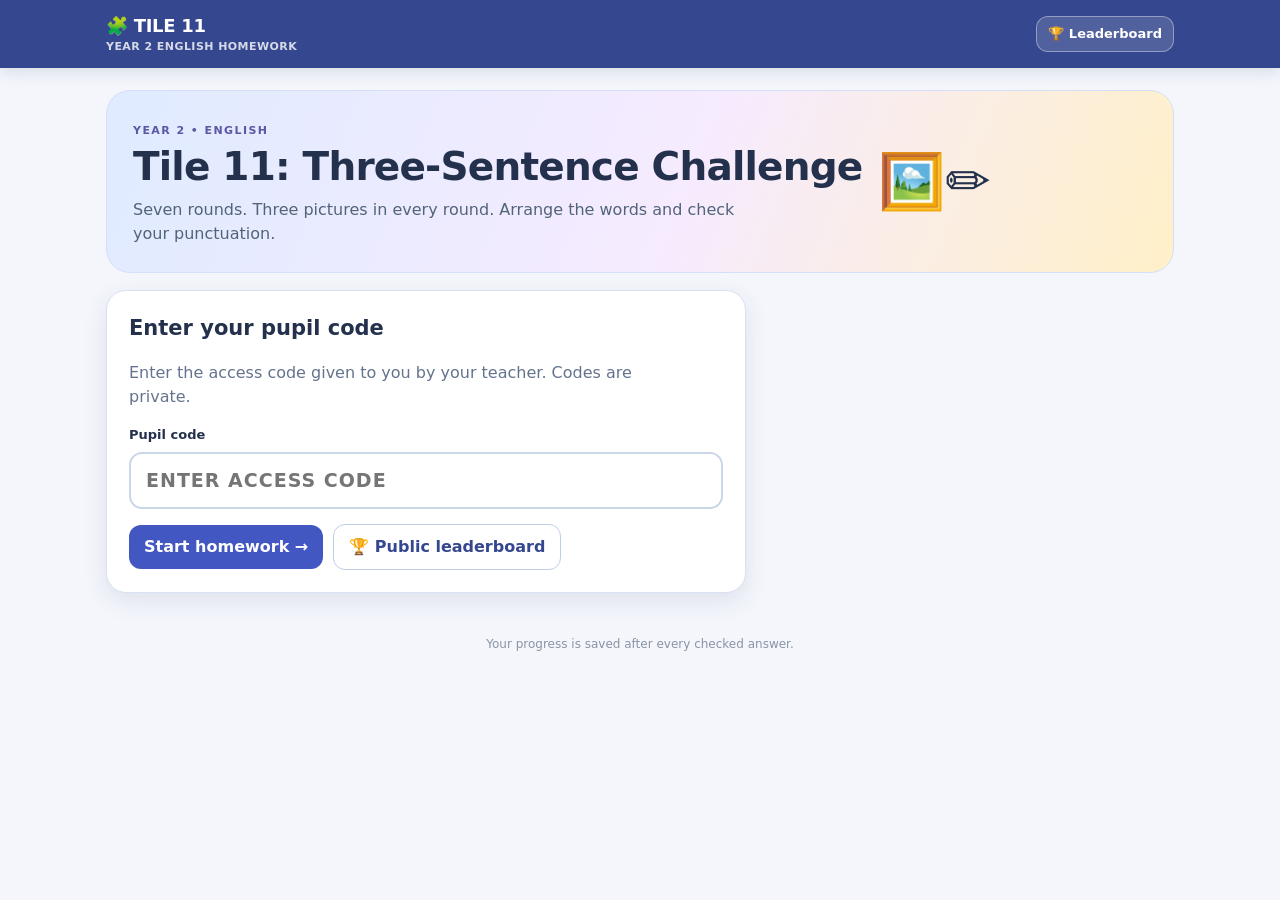
<file: year2-tile11/index.html>
<!doctype html>
<html lang="en"><head><meta charset="utf-8">
<meta name="viewport" content="width=device-width, initial-scale=1,viewport-fit=cover">
<meta name="theme-color" content="#35478e">
<meta name="description" content="Year 2 Tile 11 individual sentence-unjumbling homework with saved progress and public leaderboard.">
<title>Tile 11 • Year 2 Writing Homework</title>
<style>
:root{font-family:ui-sans-serif,system-ui,-apple-system,"Segoe UI",sans-serif;color:#24314d;background:#f4f6fc;--blue:#35478e;--blue2:#4e63c9;--ink:#24314d;--border:#d8e1f1;--cream:#fff;--muted:#64738d;--shadow:0 8px 24px #2f39601b}
*{box-sizing:border-box}html{scroll-behavior:smooth}body{margin:0;min-height:100vh;background:#f4f6fc;line-height:1.5}button,input{font:inherit}button{cursor:pointer}button:disabled{cursor:default;opacity:.53}button:focus-visible,input:focus-visible{outline:3px solid #70a4f4;outline-offset:3px}button{touch-action:manipulation}.hidden,[hidden]{display:none!important}
.top{background:var(--blue);color:#fff;position:sticky;top:0;z-index:10;box-shadow:0 4px 15px #24385b23}.bar{max-width:1100px;margin:auto;padding:12px 16px;min-height:65px;display:flex;align-items:center;gap:12px;flex-wrap:wrap}.brand{font-size:18px;letter-spacing:-.3px;font-weight:900}.brand small{display:block;font-size:11px;letter-spacing:.04em;font-weight:650;opacity:.8}.push{flex:1}.top button{background:#ffffff24;color:#fff;border:1px solid #ffffff60}
.shell{max-width:1100px;margin:auto;padding:22px 16px 80px}.panel{background:var(--cream);border:1px solid var(--border);border-radius:20px;box-shadow:var(--shadow);padding:22px;margin:16px 0}.hero{background:linear-gradient(112deg,#dfebff,#f6ebff 54%,#fff0c8);border:1px solid #d6dffa;border-radius:24px;padding:26px;display:flex;align-items:center;gap:16px;margin-bottom:17px}.hero h1{font-size:clamp(25px,4.3vw,39px);line-height:1.12;letter-spacing:-.8px;margin:4px 0 10px}.hero p{margin:0;color:#52637a;max-width:630px}.hero-icon{font-size:54px}.eyebrow{text-transform:uppercase;font-size:11px;font-weight:900;letter-spacing:.13em;color:#5c57a4}.row{display:flex;align-items:center;gap:12px;flex-wrap:wrap}.row.between{justify-content:space-between}h2{font-size:21px;margin:0 0 12px}h3{font-size:17px;margin:0 0 8px}.muted{color:var(--muted)}.tiny{font-size:13px}.btn{border:0;border-radius:12px;padding:10px 15px;display:inline-flex;justify-content:center;align-items:center;gap:7px;font-weight:850;color:#35478e;background:#e7eeff;min-height:43px}.btn.primary{background:#4357c2;color:white}.btn.light{border:1px solid #bfcee7;background:#fff}.btn.danger{background:#ffedf0;color:#a6374d}.btn.small{font-size:13px;min-height:34px;padding:7px 11px}.btn:active{transform:scale(.98)}.tag{background:#eaf1ff;border-radius:999px;padding:5px 11px;font-size:12px;font-weight:850;color:#39498e;display:inline-flex}.input{width:100%;border-radius:13px;border:2px solid #cbd7e9;padding:12px 15px;min-height:52px;font-size:19px;font-weight:800;letter-spacing:1px;text-transform:uppercase}.login-card{max-width:640px}.login-card label{display:block;font-size:13px;font-weight:800;margin-bottom:8px}.login-card p{max-width:550px}.notice{padding:12px 14px;border-radius:12px;background:#fff5e0;color:#664c1e;border:1px solid #f1d99b;margin:12px 0}.notice.error{background:#fff0f1;border-color:#f2c0c9;color:#a52c47}.notice.success{background:#eaf8f1;border-color:#b9e6cd;color:#116846}.progressTrack{height:12px;border-radius:100px;background:#e9eef8;overflow:hidden;margin:10px 0}.progressFill{height:100%;background:linear-gradient(90deg,#5366ce,#67b2e4);border-radius:100px}.score{font-size:28px;font-weight:950;color:#344ab1;letter-spacing:-.7px}.rounds{display:grid;grid-template-columns:repeat(7,minmax(0,1fr));gap:7px;margin-top:14px}.roundbtn{border:2px solid #d8e2f5;border-radius:12px;background:#f7f9fe;color:#60718c;padding:10px 4px;font-weight:900;min-height:52px;font-size:13px}.roundbtn.active{background:#e9efff;border-color:#5262c8;color:#34489f}.roundbtn.done{border-color:#95d6bc;background:#e8f7ee;color:#197353}.roundbtn.locked{opacity:.4}.qTabs{display:grid;grid-template-columns:repeat(3,1fr);gap:10px;margin:14px 0}.qTab{padding:12px 5px;background:#f5f7fc;border:2px solid #dce3f0;color:#63738d;border-radius:12px;font-weight:900}.qTab.active{border-color:#5464c8;background:#eef1ff;color:#344ab5}.qTab.done{border-color:#99d8bf;color:#17714f;background:#eef9f2}
.challengeGrid{display:grid;grid-template-columns:minmax(280px,.85fr) minmax(310px,1.15fr);gap:17px;align-items:start}.pictureWrap{border:1px solid #dbe2ec;border-radius:16px;overflow:hidden;background:white}.picture{aspect-ratio:4/3;background-repeat:no-repeat;background-color:#f8fbff}.picture.t8{background-image:url("https://mohammaddhameri-blip.github.io/year-2-unit-9/assets/tile8-zoo-colour.webp");background-size:200% 400%}.picture.t9{background-image:url("https://mohammaddhameri-blip.github.io/year-2-unit-9/assets/tile9-picnic.webp");background-size:100% 300%;aspect-ratio:2/1}.picture.t10{background-image:url("https://mohammaddhameri-blip.github.io/year-2-unit-9/assets/tile10-photos.webp");background-size:100% 300%;aspect-ratio:2/1}.pictureCaption{padding:10px 12px;font-weight:800;font-size:13px;color:#4c5b71;background:#fff;border-top:1px solid #e4e9f2}.questionBody{min-width:0}.stepBadge{display:inline-flex;background:#edf0ff;border-radius:999px;font-size:12px;font-weight:900;color:#4658b3;padding:5px 11px;margin-bottom:8px}.cue{font-size:12px;color:#66768b;margin-top:5px}.tilebox{display:flex;flex-wrap:wrap;align-items:center;gap:9px;min-height:73px;padding:12px;border:2px dashed #c8d4e8;background:#f8fbff;border-radius:14px;margin:12px 0}.tilebox.answer{background:#fffdf6;border-color:#dacba8;min-height:83px}.tile{border:2px solid #d5dcec;border-radius:10px;background:#fff;font-size:15px;padding:10px 11px;min-height:43px;font-weight:850;color:#293851;box-shadow:0 2px 3px #222f4012;max-width:100%;overflow-wrap:anywhere}.tile.red{border-color:#f0afb8;background:#fff0f1}.tile.blue{border-color:#a9c9ef;background:#eaf4ff}.tile.green{border-color:#a0d8b5;background:#eaf9f0}.tile.selected{border-color:#7181cf;background:#e5e9ff}.tile.punc{position:relative}.tile.punc mark{background:transparent;color:#c13b57;font-weight:950}.puncToolbar{display:flex;gap:11px;flex-wrap:wrap;margin:16px 0}.punctButton{font-weight:950;font-size:23px;width:52px;height:48px;border-radius:12px;border:2px solid #bccbf0;background:#eff3ff;color:#354da9}.help{border-radius:13px;background:#f1f4fd;padding:11px 13px;font-size:13px;color:#52658a}.actions{display:flex;align-items:center;gap:10px;flex-wrap:wrap;margin:15px 0 0}.footer{text-align:center;font-size:12px;color:#8a94a4;padding-top:26px}.board{width:100%;border-collapse:collapse}.board th,.board td{padding:11px 7px;border-bottom:1px solid #e2e9f3;text-align:left;font-size:13px}.board th{text-transform:uppercase;font-size:11px;color:#64738d;background:#f5f7fc}.board tr:last-child td{border:0}.rank{font-weight:950;color:#a17924}.rank.first{font-size:19px;color:#c08d2d}.result{text-align:center;padding:35px 18px}.result .big{font-size:clamp(40px,7vw,60px);font-weight:950;color:#4059bb;margin:4px 0}.result h2{font-size:28px}.result .actions{justify-content:center}.result-icon{font-size:61px}.col{display:flex;flex-direction:column;gap:4px}
@media(max-width:750px){.shell{padding:14px 10px 60px}.bar{padding:10px 11px}.brand{font-size:15px}.hero{padding:20px 15px}.hero-icon{display:none}.panel{padding:15px;border-radius:16px}.challengeGrid{grid-template-columns:1fr}.rounds{gap:4px}.roundbtn{padding:8px 1px;font-size:11px;min-height:46px}.score{font-size:24px}.tile{font-size:15px}.qTabs{gap:5px}.qTab{padding:10px 2px}.picture{max-height:300px}}
</style></head><body>
<header class="top"><div class="bar"><div class="brand">🧩 TILE 11<small>YEAR 2 ENGLISH HOMEWORK</small></div><div class="push"></div><button class="btn small" data-action="board">🏆 Leaderboard</button><button class="btn small" id="changeCode" data-action="signout" hidden>Change code</button></div></header>
<main class="shell" id="screen" aria-live="polite"></main>
<script>
'use strict';
const API='https://qekcgsfeomjckctiubgm.supabase.co/functions/v1/y2-tile11-homework';
const BANK={"8":[{"answer":"I saw a kangaroo eating a carrot.","cues":["saw","kangaroo","eating"],"alt":"A kangaroo eating a carrot","red":["saw","kangaroo","eating"],"green":["a","a"],"blue":["i","carrot"],"accepted":["i saw a kangaroo eating a carrot"],"id":"8-0","tile":8,"index":0},{"answer":"I saw two snakes on the trees.","cues":["saw","snakes","trees"],"alt":"Two snakes on branches of two trees","red":["saw","snakes","trees"],"green":["on","the"],"blue":["i","two"],"accepted":["i saw two snakes on the trees"],"id":"8-1","tile":8,"index":1},{"answer":"I saw a monkey eating a banana.","cues":["saw","monkey","eating"],"alt":"A monkey eating a banana","red":["saw","monkey","eating"],"green":["a","a"],"blue":["i","banana"],"accepted":["i saw a monkey eating a banana"],"id":"8-2","tile":8,"index":2},{"answer":"I saw an elephant drinking water.","cues":["saw","elephant","drinking"],"alt":"An elephant drinking water from a pond","red":["saw","elephant","drinking"],"green":["an"],"blue":["i","water"],"accepted":["i saw an elephant drinking water"],"id":"8-3","tile":8,"index":3},{"answer":"I saw a lion under the tree.","cues":["saw","lion","tree"],"alt":"A lion under a tree","red":["saw","lion","tree"],"green":["a","under","the"],"blue":["i"],"accepted":["i saw a lion under the tree"],"id":"8-4","tile":8,"index":4},{"answer":"I saw a giraffe eating leaves.","cues":["saw","giraffe","eating"],"alt":"A giraffe eating leaves","red":["saw","giraffe","eating"],"green":["a"],"blue":["i","leaves"],"accepted":["i saw a giraffe eating leaves"],"id":"8-5","tile":8,"index":5},{"answer":"I saw a penguin swimming.","cues":["saw","penguin","swimming"],"alt":"A penguin swimming in water","red":["saw","penguin","swimming"],"green":["a"],"blue":["i"],"accepted":["i saw a penguin swimming"],"id":"8-6","tile":8,"index":6}],"9":[{"red":["sat","together","sandwiches"],"blue":["down","ate","garden"],"green":["we","and","in","the"],"answer":"We sat down together and ate sandwiches in the garden.","food":"sandwiches","verb":"ate","place":"in the garden","down":true,"together":true,"alt":"A family sitting on a mat in the garden and eating sandwiches","accepted":["we sat down together in the garden and ate sandwiches","we sat down in the garden and ate sandwiches together","we together sat down in the garden and ate sandwiches","we sat down in the garden together and ate sandwiches","we sat down together and ate sandwiches in the garden","we sat down and ate sandwiches together in the garden","we sat down and ate sandwiches in the garden together","we together sat down and ate sandwiches in the garden","we ate sandwiches and sat down together in the garden","we ate sandwiches together and sat down in the garden","we ate sandwiches and sat down in the garden together","we together ate sandwiches and sat down in the garden","we ate sandwiches in the garden and sat down together","we ate sandwiches together in the garden and sat down","we together ate sandwiches in the garden and sat down","we ate sandwiches in the garden together and sat down"],"id":"9-0","tile":9,"index":0},{"red":["sat","lunch","tree"],"blue":["we","down","under"],"green":["and","had","a"],"answer":"We sat down under a tree and had lunch.","food":"lunch","verb":"had","place":"under a tree","down":true,"together":false,"alt":"A family sitting under a tree and having lunch","accepted":["we sat down under a tree and had lunch","we sat down and had lunch under a tree","we had lunch and sat down under a tree","we had lunch under a tree and sat down"],"id":"9-1","tile":9,"index":1},{"red":["sat","lunch","bench"],"blue":["we","and","on"],"green":["had","together","a"],"answer":"We sat together on a bench and had lunch.","food":"lunch","verb":"had","place":"on a bench","down":false,"together":true,"alt":"A family sitting on a bench and having lunch","accepted":["we sat together on a bench and had lunch","we sat on a bench and had lunch together","we together sat on a bench and had lunch","we sat on a bench together and had lunch","we sat together and had lunch on a bench","we sat and had lunch together on a bench","we sat and had lunch on a bench together","we together sat and had lunch on a bench","we had lunch and sat together on a bench","we had lunch together and sat on a bench","we had lunch and sat on a bench together","we together had lunch and sat on a bench","we had lunch on a bench and sat together","we had lunch together on a bench and sat","we together had lunch on a bench and sat","we had lunch on a bench together and sat"],"id":"9-2","tile":9,"index":2},{"red":["sat","together","ice cream"],"blue":["down","ate","garden"],"green":["we","and","in","the"],"answer":"We sat down together and ate ice cream in the garden.","food":"ice cream","verb":"ate","place":"in the garden","down":true,"together":true,"accepted":["we sat down together in the garden and ate ice cream","we sat down in the garden and ate ice cream together","we together sat down in the garden and ate ice cream","we sat down in the garden together and ate ice cream","we sat down together and ate ice cream in the garden","we sat down and ate ice cream together in the garden","we sat down and ate ice cream in the garden together","we together sat down and ate ice cream in the garden","we ate ice cream and sat down together in the garden","we ate ice cream together and sat down in the garden","we ate ice cream and sat down in the garden together","we together ate ice cream and sat down in the garden","we ate ice cream in the garden and sat down together","we ate ice cream together in the garden and sat down","we together ate ice cream in the garden and sat down","we ate ice cream in the garden together and sat down"],"alt":"A family sitting in the garden and eating ice cream","id":"9-3","tile":9,"index":3},{"red":["sat","pizzas","tree"],"blue":["we","down","under"],"green":["and","ate","a"],"answer":"We sat down under a tree and ate pizzas.","food":"pizzas","verb":"ate","place":"under a tree","down":true,"together":false,"accepted":["we sat down under a tree and ate pizzas","we sat down and ate pizzas under a tree","we ate pizzas and sat down under a tree","we ate pizzas under a tree and sat down"],"alt":"A family sitting under a tree and eating pizzas","id":"9-4","tile":9,"index":4},{"red":["sat","burgers","bench"],"blue":["we","and","on"],"green":["ate","together","a"],"answer":"We sat together on a bench and ate burgers.","food":"burgers","verb":"ate","place":"on a bench","down":false,"together":true,"accepted":["we sat together on a bench and ate burgers","we sat on a bench and ate burgers together","we together sat on a bench and ate burgers","we sat on a bench together and ate burgers","we sat together and ate burgers on a bench","we sat and ate burgers together on a bench","we sat and ate burgers on a bench together","we together sat and ate burgers on a bench","we ate burgers and sat together on a bench","we ate burgers together and sat on a bench","we ate burgers and sat on a bench together","we together ate burgers and sat on a bench","we ate burgers on a bench and sat together","we ate burgers together on a bench and sat","we together ate burgers on a bench and sat","we ate burgers on a bench together and sat"],"alt":"A family sitting on a bench and eating burgers","id":"9-5","tile":9,"index":5},{"red":["sat","juice","bench"],"blue":["we","and","on"],"green":["drank","together","a"],"answer":"We sat together on a bench and drank juice.","food":"juice","verb":"drank","place":"on a bench","down":false,"together":true,"accepted":["we sat together on a bench and drank juice","we sat on a bench and drank juice together","we together sat on a bench and drank juice","we sat on a bench together and drank juice","we sat together and drank juice on a bench","we sat and drank juice together on a bench","we sat and drank juice on a bench together","we together sat and drank juice on a bench","we drank juice and sat together on a bench","we drank juice together and sat on a bench","we drank juice and sat on a bench together","we together drank juice and sat on a bench","we drank juice on a bench and sat together","we drank juice together on a bench and sat","we together drank juice on a bench and sat","we drank juice on a bench together and sat"],"alt":"A family sitting on a bench and drinking juice","id":"9-6","tile":9,"index":6}],"10":[{"red":["took","photos","elephant"],"blue":["I","many","of","camera"],"green":["with","my","an"],"answer":"I took many photos of an elephant with my camera.","alt":"A child taking photos of an elephant with a camera","accepted":["i took many photos of an elephant with my camera","with my camera i took many photos of an elephant","i took many photos with my camera of an elephant"],"id":"10-0","tile":10,"index":0},{"red":["took","photos","giraffe"],"blue":["I","many","of","camera"],"green":["with","my","a"],"answer":"I took many photos of a giraffe with my camera.","alt":"A child taking photos of a giraffe with a camera","accepted":["i took many photos of a giraffe with my camera","with my camera i took many photos of a giraffe","i took many photos with my camera of a giraffe"],"id":"10-1","tile":10,"index":1},{"red":["took","photos","camel"],"blue":["I","many","of","camera"],"green":["with","my","a"],"answer":"I took many photos of a camel with my camera.","alt":"A child taking photos of a camel with a camera","accepted":["i took many photos of a camel with my camera","with my camera i took many photos of a camel","i took many photos with my camera of a camel"],"id":"10-2","tile":10,"index":2},{"red":["took","photos","zebra"],"blue":["I","many","of","camera"],"green":["with","my","a"],"answer":"I took many photos of a zebra with my camera.","alt":"A child taking photos of a zebra with a camera","accepted":["i took many photos of a zebra with my camera","with my camera i took many photos of a zebra","i took many photos with my camera of a zebra"],"id":"10-3","tile":10,"index":3},{"red":["took","photos","lion"],"blue":["I","many","of","camera"],"green":["with","my","a"],"answer":"I took many photos of a lion with my camera.","alt":"A child taking photos of a lion with a camera","accepted":["i took many photos of a lion with my camera","with my camera i took many photos of a lion","i took many photos with my camera of a lion"],"id":"10-4","tile":10,"index":4},{"red":["took","photos","tiger"],"blue":["I","many","of","camera"],"green":["with","my","a"],"answer":"I took many photos of a tiger with my camera.","alt":"A child taking photos of a tiger with a camera","accepted":["i took many photos of a tiger with my camera","with my camera i took many photos of a tiger","i took many photos with my camera of a tiger"],"id":"10-5","tile":10,"index":5},{"red":["took","photos","hippo"],"blue":["I","many","of","camera"],"green":["with","my","a"],"answer":"I took many photos of a hippo with my camera.","alt":"A child taking photos of a hippo with a camera","accepted":["i took many photos of a hippo with my camera","with my camera i took many photos of a hippo","i took many photos with my camera of a hippo"],"id":"10-6","tile":10,"index":6}]};
const TITLE=['At the Zoo','Our Picnic','Animal Photos'],CONNECTOR=['first','next','then'];
const state={code:'',pupil:null,attempt:null,best:0,round:0,source:0,answerIds:[],punc:null,selected:0,message:'',error:false,board:false,leaders:[],busy:false};
const $=id=>document.getElementById(id);
const clean=x=>String(x??'').replace(/[&<>"']/g,c=>({'&':'&amp;','<':'&lt;','>':'&gt;','"':'&quot;',"'":'&#39;'}[c]));
function item(round,source){return BANK[[8,9,10][source]][round]}
function entry(round,source){return state.attempt?.progress?.[round+'-'+source]||{}}
function allDone(round){return [0,1,2].every(s=>entry(round,s).punctuation)}
function firstIncomplete(){for(let r=0;r<7;r++)if(!allDone(r))return r;return 6}
function nextSource(round){for(let s=0;s<3;s++)if(!entry(round,s).punctuation)return s;return 0}
function pic(round,source){
 const q=item(round,source);
 const pos=source===0?(round%2?100:0)+'% '+(Math.floor(round/2)*100/3)+'%':'0 '+(round*50)+'%';
 return '<div class="pictureWrap"><div class="picture t'+[8,9,10][source]+'" role="img" aria-label="'+clean(q.alt)+'" style="background-position:'+pos+'"></div><div class="pictureCaption">'+clean(q.alt)+'</div></div>';
}
function sourceTiles(round,source){
 const q=item(round,source);
 let words=source===0?q.answer.slice(0,-1).toLowerCase().split(' ').map(text=>({text,color:'red'})):
 ['red','blue','green'].flatMap(color=>q[color].map(text=>({text:text.toLowerCase(),color})));
 return [...words,{text:CONNECTOR[source],color:'green'}].map((o,id)=>({...o,id}));
}
function shuffled(round,source){
 let arr=sourceTiles(round,source),seed=101+round*17+source*43;
 function rand(){seed=(seed*1664525+1013904223)>>>0;return seed/4294967296}
 for(let i=arr.length-1;i>0;i--){let j=Math.floor(rand()*(i+1));[arr[i],arr[j]]=[arr[j],arr[i]]}
 return arr;
}
function draftKey(){return 'y2tile11draft:'+state.attempt.id+':'+state.round+'-'+state.source}
function saveDraft(){try{localStorage.setItem(draftKey(),JSON.stringify({answerIds:state.answerIds,punc:state.punc,selected:state.selected}))}catch(e){}}
function restore(){
 state.answerIds=[];state.punc=null;state.selected=0;
 if(!state.attempt)return;
 try{const d=JSON.parse(localStorage.getItem(draftKey())||'{}');if(Array.isArray(d.answerIds)){
 const ids=new Set(sourceTiles(state.round,state.source).map(t=>t.id));
 state.answerIds=d.answerIds.filter(id=>Number.isInteger(id)&&ids.has(id));}
 if(Array.isArray(d.punc)&&d.punc.length<25&&d.punc.every(t=>typeof t.w==='string'))state.punc=d.punc;
 state.selected=Number.isInteger(d.selected)?d.selected:0;
 }catch(e){}
}
function goto(round,source){
 state.round=round;state.source=source;state.message='';state.error=false;restore();render();window.scrollTo({top:0,behavior:'smooth'});
}
function currentStage(){const e=entry(state.round,state.source);return e.punctuation?'done':e.order?'punctuation':'order'}
async function call(body){
 let response;
 try{
  // A simple cross-origin POST avoids a fragile mobile-browser preflight request.
  // The service is configured for public function invocation; pupil codes are
  // checked on the server and transmitted only in the HTTPS request body.
  response=await fetch(API,{method:'POST',headers:{'Content-Type':'text/plain;charset=UTF-8'},body:JSON.stringify(body),cache:'no-store'});
 }catch(e){
  throw new Error('Cannot reach the homework server. Check your connection, then try again.');
 }
 const data=await response.json().catch(()=>({}));
 if(!response.ok||data.error)throw new Error(data.error||('Homework server returned '+response.status+'. Please try again.'));
 return data;
}
async function login(code){
 if(state.busy)return;state.busy=true;state.message='Checking your code…';state.error=false;render();
 try{
  const data=await call({action:'login',code:String(code).trim().toUpperCase()});
  state.code=String(code).trim().toUpperCase();
  state.pupil=data.pupil;state.attempt=data.attempt;state.best=data.best||0;
  state.round=firstIncomplete();state.source=nextSource(state.round);
  state.message='';restore();
 }catch(e){state.message=e.message;state.error=true;state.code=''}
 finally{state.busy=false;render()}
}
async function refreshBoard(){
 state.message='';state.error=false;state.board=true;render();state.busy=true;
 try{const d=await call({action:'leaderboard'});state.leaders=d.leaders||[];}
 catch(e){state.message=e.message;state.error=true;}
 finally{state.busy=false;render()}
}
function notice(){return state.message?'<div class="notice '+(state.error?'error':'success')+'" role="status">'+clean(state.message)+'</div>':''}
function loginView(){
 return '<section class="hero"><div><span class="eyebrow">Year 2 • English</span><h1>Tile 11: Three-Sentence Challenge</h1><p>Seven rounds. Three pictures in every round. Arrange the words and check your punctuation.</p></div><div class="hero-icon">🖼️✏️</div></section><section class="panel login-card"><h2>Enter your pupil code</h2><p class="muted">Enter the access code given to you by your teacher. Codes are private.</p><form id="loginForm"><label for="codeInput">Pupil code</label><input id="codeInput" class="input" type="password" placeholder="Enter access code" autocomplete="off" autocapitalize="none" spellcheck="false" maxlength="22" required><div class="actions"><button class="btn primary" type="submit" '+(state.busy?'disabled':'')+'>Start homework →</button><button class="btn light" type="button" data-action="board">🏆 Public leaderboard</button></div></form>'+notice()+'</section><div class="footer">Your progress is saved after every checked answer.</div>';
}
function boardView(){
 const rows=state.leaders.length?state.leaders.map((p,i)=>'<tr><td class="rank '+(i===0?'first':'')+'">'+(i===0?'🥇':i===1?'🥈':i===2?'🥉':i+1)+'</td><td><strong>'+clean(p.name)+'</strong><div class="tiny muted">'+clean(p.className)+'</div></td><td><strong>'+p.score+'</strong> / 4,200</td></tr>').join(''):'<tr><td colspan="3" class="muted">No completed homework attempts yet. Be the first to finish!</td></tr>';
 return '<section class="hero"><div><span class="eyebrow">Public leaderboard</span><h1>🏆 Tile 11 Champions</h1><p>Each pupil’s highest completed score counts. Tester scores are excluded.</p></div></section><section class="panel"><div class="row between"><h2>Best completed attempts</h2><div class="row"><button class="btn small light" data-action="refreshBoard">↻ Refresh</button><button class="btn small primary" data-action="closeBoard">← Homework</button></div></div>'+notice()+'<div style="overflow-x:auto"><table class="board"><thead><tr><th>Rank</th><th>Pupil</th><th>Best score</th></tr></thead><tbody>'+rows+'</tbody></table></div></section>';
}
function progressView(){
 const a=state.attempt;
 const bar='<div class="row between"><div><span class="eyebrow">Hello, '+clean(state.pupil.name)+'! '+(state.pupil.isTester?'(Tester)':'')+'</span><h2 style="margin:5px 0">Your homework progress</h2><div class="tiny muted">'+a.completedStages+' of 42 checks finished · '+a.mistakes+' wrong checks</div></div><div class="col"><span class="tiny muted">Current score</span><span class="score">'+a.score+' / 4,200</span></div></div><div class="progressTrack"><div class="progressFill" style="width:'+(a.completedStages/42*100)+'%"></div></div>';
 const maxR=firstIncomplete(),nav=Array.from({length:7},(_,r)=>'<button class="roundbtn '+(r===state.round?'active ':'')+(allDone(r)?'done ':'')+(r>maxR?'locked':'')+'" data-action="round" data-round="'+r+'" '+(r>maxR?'disabled':'')+' aria-label="Round '+(r+1)+'">'+(allDone(r)?'✓ ': '')+'R'+(r+1)+'</button>').join('');
 return '<section class="panel">'+bar+'<div class="rounds">'+nav+'</div></section>';
}
function questionNav(){
 const r=state.round;
 return '<div class="qTabs">'+[0,1,2].map(s=>'<button class="qTab '+(s===state.source?'active ':'')+(entry(r,s).punctuation?'done':'')+'" data-action="source" data-source="'+s+'">'+(entry(r,s).punctuation?'✓ ':'')+(s+1)+'. '+clean(['Zoo','Picnic','Photos'][s])+'</button>').join('')+'</div>';
}
function orderView(){
 const original=shuffled(state.round,state.source),selected=new Set(state.answerIds),byID=new Map(original.map(o=>[o.id,o]));
 const answer=state.answerIds.map(id=>byID.get(id)).filter(Boolean);
 const tile=t=>'<button class="tile '+t.color+'" data-action="remove" data-id="'+t.id+'" aria-label="Remove '+clean(t.text)+'">'+clean(t.text)+'</button>';
 const bag=original.filter(t=>!selected.has(t.id));
 return '<span class="stepBadge">Step 1 of 2 · Unjumble the words</span><p class="muted tiny">Tap the coloured word tiles to make a sentence.</p><div class="tilebox answer" aria-label="Your arranged sentence">'+(answer.length?answer.map(tile).join(''):'<span class="muted">Your sentence goes here…</span>')+'</div><p class="tiny muted">Words to use</p><div class="tilebox">'+bag.map(t=>'<button class="tile '+t.color+'" data-action="take" data-id="'+t.id+'">'+clean(t.text)+'</button>').join('')+'</div><div class="actions"><button class="btn primary" data-action="checkOrder" '+(bag.length||state.busy?'disabled':'')+'>Check sentence ✓</button><button class="btn light" data-action="clearAnswer">Clear</button></div>';
}
function ensurePunc(){
 if(state.punc)return;
 const e=entry(state.round,state.source);
 state.punc=String(e.orderText||'').split(' ').filter(Boolean).map(w=>({w,comma:false,dot:false}));
 state.selected=0;saveDraft();
}
function punctuationString(){return (state.punc||[]).map(t=>t.w+(t.comma?',':'')+(t.dot?'.':'')).join(' ')}
function punctuationView(){
 ensurePunc();
 const chips=state.punc.map((t,i)=>'<button class="tile punc '+(i===state.selected?'selected':'')+'" data-action="pselect" data-index="'+i+'" aria-pressed="'+(i===state.selected)+'">'+clean(t.w)+(t.comma?'<mark>,</mark>':'')+(t.dot?'<mark>.</mark>':'')+'</button>').join('');
 return '<span class="stepBadge">Step 2 of 2 · Capital letters and punctuation</span><p class="muted tiny">Tap a word. Use ↑ to change the capital letter, , to add a comma, and . to add a full stop.</p><div class="tilebox answer" aria-label="Sentence punctuation editor">'+chips+'</div><div class="puncToolbar"><button class="punctButton" data-action="upper" title="Change capital letter" aria-label="Change capital letter">↑</button><button class="punctButton" data-action="comma" title="Comma" aria-label="Add or remove comma">,</button><button class="punctButton" data-action="period" title="Full stop" aria-label="Add or remove full stop">.</button></div><div class="help">Remember: <strong>First,</strong> <strong>Next,</strong> and <strong>Then,</strong> start with capital letters and commas. End the sentence with a full stop.</div><div class="actions"><button class="btn primary" data-action="checkPunctuation" '+(state.busy?'disabled':'')+'>Check punctuation ✓</button></div>';
}
function completedQuestion(){
 return '<div class="result" style="padding:20px"><div style="font-size:40px">✅</div><h2>Sentence completed!</h2><p class="muted">Both word order and punctuation checks are finished.</p><div class="actions"><button class="btn primary" data-action="nextQuestion">Next question →</button></div></div>';
}
function examView(){
 const q=item(state.round,state.source),stage=currentStage();
 return '<section class="panel"><div class="row between"><div><span class="eyebrow">Round '+(state.round+1)+' / 7</span><h2 style="margin:3px 0">Three-Sentence Challenge</h2></div><span class="tag">3 sentences · 600 points</span></div>'+questionNav()+'<div class="challengeGrid"><div>'+pic(state.round,state.source)+'</div><div class="questionBody"><h3>'+TITLE[state.source]+'</h3>'+ (stage==='done'?completedQuestion():stage==='order'?orderView():punctuationView())+notice()+'</div></div></section><div class="footer">Two checks per sentence · 100 points each · −10 points per incorrect check</div>';
}
function completeView(){
 const score=state.attempt.score,errors=state.attempt.mistakes;
 return '<section class="panel result"><div class="result-icon">🏆</div><span class="eyebrow">Homework completed</span><h2>Well done, '+clean(state.pupil.name)+'!</h2><div class="big">'+score+' / 4,200</div><p class="muted">21 sentences · 42 completed checks · '+errors+' incorrect checks</p><p>Best completed score: <strong>'+Math.max(score,state.best)+' / 4,200</strong></p><div class="actions"><button class="btn primary" data-action="board">🏆 Leaderboard</button><button class="btn light" data-action="newAttempt">↻ Try again</button></div>'+notice()+'</section>';
}
function render(){
 $('changeCode').hidden=!state.pupil;
 let view=state.board?boardView():!state.pupil?loginView():state.attempt.completedAt?completeView():progressView()+examView();
 $('screen').innerHTML=view;
}
async function check(stage){
 if(state.busy)return;state.busy=true;state.message='Checking your answer…';state.error=false;render();
 try{
  const body={action:'check',code:state.code,attemptId:state.attempt.id,round:state.round,source:state.source,stage};
  if(stage==='order'){
   const all=sourceTiles(state.round,state.source),ids=new Set(state.answerIds);
   if(ids.size!==all.length)throw Error('Use all the word tiles first.');
   body.tokens=state.answerIds.map(id=>all.find(t=>t.id===id)?.text||'');
  } else body.punctuationText=punctuationString();
  const res=await call(body);
  state.attempt=res.attempt;
  state.message=res.passed?'Correct! Well done! 🌟':'Not quite. Check your answer and try again.';
  state.error=!res.passed;
  saveDraft();
  if(res.passed&&state.attempt.completedAt){state.best=Math.max(state.best,state.attempt.score);refreshBoard().catch(()=>{});state.board=false;}
 }catch(e){state.message=e.message;state.error=true}
 finally{state.busy=false;render()}
}
async function newAttempt(){
 if(state.busy)return;state.busy=true;state.message='Starting a new attempt…';render();
 try{
  const x=await call({action:'newAttempt',code:state.code});
  state.attempt=x.attempt;state.round=0;state.source=0;state.message='';state.error=false;restore();
 }catch(e){state.message=e.message;state.error=true}
 finally{state.busy=false;render()}
}
function signout(){state.code='';state.pupil=null;state.attempt=null;state.board=false;state.answerIds=[];state.punc=null;state.message='';render()}
document.addEventListener('submit',event=>{
 if(event.target.id==='loginForm'){event.preventDefault();login($('codeInput').value)}
});
document.addEventListener('click',event=>{
 const button=event.target.closest('button[data-action]');if(!button||button.disabled)return;
 const action=button.dataset.action;
 if(action==='board'||action==='refreshBoard'){refreshBoard();return}
 if(action==='closeBoard'){state.board=false;state.message='';render();return}
 if(action==='signout'){signout();return}
 if(action==='newAttempt'){newAttempt();return}
 if(action==='round'){const n=Number(button.dataset.round);goto(n,nextSource(n));return}
 if(action==='source'){goto(state.round,Number(button.dataset.source));return}
 if(action==='nextQuestion'){const n=firstIncomplete();goto(n,nextSource(n));return}
 if(action==='take'){const id=Number(button.dataset.id);if(!state.answerIds.includes(id))state.answerIds.push(id);state.message='';saveDraft();render();return}
 if(action==='remove'){const id=Number(button.dataset.id);state.answerIds=state.answerIds.filter(x=>x!==id);state.message='';saveDraft();render();return}
 if(action==='clearAnswer'){state.answerIds=[];state.message='';saveDraft();render();return}
 if(action==='checkOrder'){check('order');return}
 if(action==='pselect'){state.selected=Number(button.dataset.index);saveDraft();render();return}
 if(action==='upper'||action==='comma'||action==='period'){
  ensurePunc();const t=state.punc[state.selected];if(!t)return;
  if(action==='upper')t.w=t.w.charAt(0)==t.w.charAt(0).toUpperCase()?t.w.charAt(0).toLowerCase()+t.w.slice(1):t.w.charAt(0).toUpperCase()+t.w.slice(1);
  if(action==='comma')t.comma=!t.comma;
  if(action==='period')t.dot=!t.dot;
  state.message='';saveDraft();render();return;
 }
 if(action==='checkPunctuation'){check('punctuation');return}
});
render();
</script></body></html>
</file>
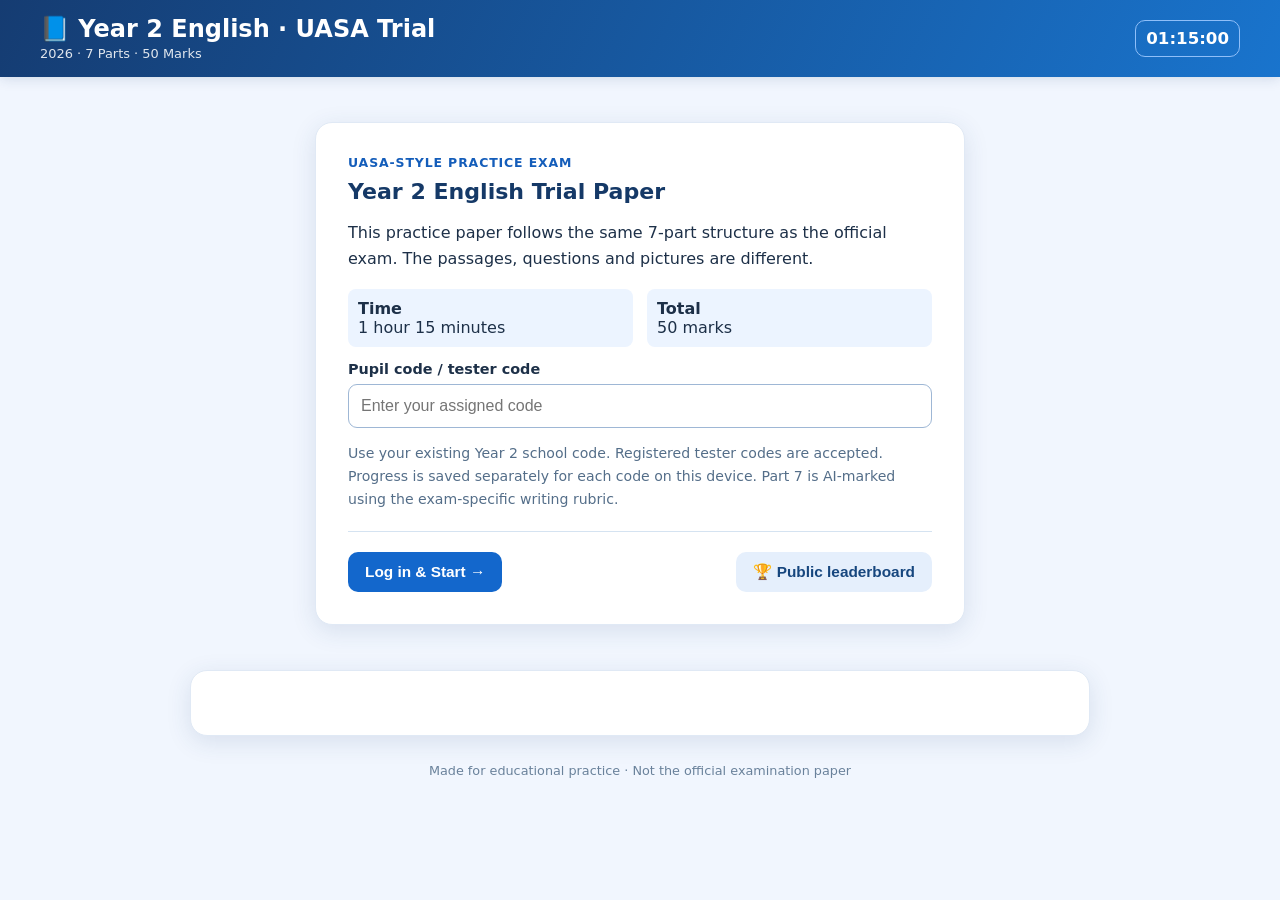
<file: year2-trial-2026/index.html>
<!doctype html>
<html lang="en">
<head>
<meta charset="utf-8"><meta name="viewport" content="width=device-width, initial-scale=1">
<meta name="theme-color" content="#164e94">
<title>Year 2 English UASA Trial Paper 2026</title>
<style>
:root{--navy:#12345d;--blue:#1368c4;--pale:#eaf4ff;--gold:#ffcf66;--ink:#1d3048;--line:#d5e3f1}
*{box-sizing:border-box}body{margin:0;background:#f1f6fe;color:var(--ink);font-family:system-ui,-apple-system,"Segoe UI",Arial,sans-serif;font-size:16px}
.top{background:linear-gradient(115deg,#153c72,#1974cd);color:white;padding:15px clamp(15px,4vw,40px);display:flex;justify-content:space-between;align-items:center;gap:8px;box-shadow:0 2px 12px #19386625}
.top h1{font-size:clamp(1.08rem,2.5vw,1.5rem);margin:0}.top small{font-size:.81rem;opacity:.87}.timer{font-variant-numeric:tabular-nums;border:1px solid #8fbff9;border-radius:10px;padding:8px 10px;font-size:1.04rem;font-weight:700;white-space:nowrap}
.shell{max-width:1180px;margin:21px auto;padding:0 15px}.card,.pane,.sidebar{background:#fff;border-radius:17px;box-shadow:0 6px 24px #244b7720;border:1px solid #e0e9f5}
.card{padding:clamp(20px,4vw,32px)}.welcome{max-width:650px;margin:45px auto}.kicker{color:#145dba;font-weight:700;text-transform:uppercase;letter-spacing:.07em;font-size:.78rem}
h2{color:#153967;margin:9px 0 12px;font-size:1.38rem}h3{margin:0 0 10px;font-size:1.1rem;color:#19436e}p{line-height:1.65}
label{display:block;font-size:.9rem;font-weight:700;margin:14px 0 7px}
input[type=text],select,textarea{border:1px solid #9eb7d5;border-radius:9px;padding:12px;font-size:1rem;background:white;color:#142f4c;width:100%}
textarea{min-height:104px;resize:vertical;line-height:1.6}
.letter-message{line-height:1.9;font-family:Georgia,"Times New Roman",serif;white-space:normal;overflow-wrap:normal;word-break:normal}
.letter-message p{line-height:1.95;margin:0 0 16px}
.letter-message .letter-salutation{margin-bottom:16px}
.letter-message .letter-signoff{margin-top:16px;margin-bottom:0}
.letter-message .inline-blank{display:inline-flex;align-items:center;gap:5px;vertical-align:middle;white-space:nowrap;margin:2px 3px;font:inherit;font-weight:500;color:#19436e}
.letter-message input[type=text]{width:118px;max-width:34vw;min-width:96px;padding:7px 9px;border:1px solid #8baacd;border-bottom:2px solid #327dc4;border-radius:6px;background:#fff;font:normal 1rem system-ui,-apple-system,"Segoe UI",Arial,sans-serif;text-align:left}
.letter-message input[type=text]:focus{background:#eff7ff}

button{cursor:pointer;border:0;border-radius:10px;padding:11px 17px;font-size:.96rem;font-weight:700;transition:background .15s}
button:focus-visible,input:focus-visible,textarea:focus-visible{outline:3px solid #f5b521;outline-offset:2px}
.primary{color:white;background:#1367cc}.primary:hover{background:#064fa2}.secondary{color:#16467e;background:#e5effc}.secondary:hover{background:#d7e7fa}.danger{background:#ffeee8;color:#a4382a}.pill{background:#e1f2ff;color:#0b5aa5;border-radius:50px;padding:5px 10px;font-size:.77rem;font-weight:700}
.lay{display:grid;grid-template-columns:195px 1fr;align-items:start;gap:17px}.sidebar{padding:16px;position:sticky;top:15px}.sidebar button{display:block;width:100%;text-align:left;padding:12px 12px;margin:7px 0;background:#eff5fe;color:#18416c;border:1px solid transparent}.sidebar button.active{background:#1766c7;color:#fff}.sidebar button small{display:block;font-weight:500;margin-top:3px;opacity:.75}
.pane{padding:clamp(18px,3vw,30px)}.rule{background:#eaf5ff;border-left:4px solid #56a1e7;padding:12px 15px;border-radius:6px;margin:16px 0 21px;font-size:.95rem}
.prompt{padding:19px 22px;background:#fffefa;border:1px solid #dce6ef;border-radius:13px;white-space:pre-line;line-height:1.85;font-family:Georgia,"Times New Roman",serif;font-size:1.06rem;margin:16px 0}
.prompt strong{display:block;text-align:center}.option{display:flex;gap:12px;align-items:center;padding:14px;border:2px solid #d8e6f5;border-radius:12px;margin:9px 0;cursor:pointer;background:#fff}
.option:has(input:checked){border-color:#0e6ed2;background:#eaf4ff}.option input{height:19px;width:19px;accent-color:#176bc7}
.question{margin:24px 0 28px;padding-bottom:24px;border-bottom:1px solid #e3eaf2}.question:last-child{border-bottom:none}
.qnum{font-weight:800;color:#1265b7;margin-right:5px}.actions{display:flex;align-items:center;gap:10px;justify-content:space-between;flex-wrap:wrap;margin-top:19px;border-top:1px solid var(--line);padding-top:20px}
.wordbank{padding:16px;background:#fff4d4;border-radius:11px;text-align:center;display:flex;gap:10px;justify-content:center;flex-wrap:wrap}.wordbank span{background:#fff;border:1px solid #f6d07d;border-radius:7px;padding:7px 12px;font-weight:600}
.blank{max-width:300px}.rowq{display:grid;grid-template-columns:minmax(100px,1fr) minmax(145px,250px);gap:12px;align-items:center;margin:15px 0;padding:12px;border:1px solid #e3ebf5;border-radius:9px}
.grid3{display:grid;grid-template-columns:repeat(3,minmax(0,1fr));gap:12px}.illustration{border:1px solid #a8bfd5;border-radius:9px;overflow:hidden;background:#fff}
.illustration svg{display:block;width:100%;height:auto;aspect-ratio:1.55}.caption{padding:11px;font-size:.94rem}.context-card{padding:15px;border:1px solid #dce6f0;border-radius:12px;margin:12px 0}.context-card h3{margin:0;font-size:1rem}
.hint{font-size:.88rem;color:#546e89}.statusbox{background:#f7faff;padding:15px;border:1px solid #d7e7f7;border-radius:12px}.rubric{display:grid;grid-template-columns:1fr auto;gap:10px;align-items:center;padding:9px 0;border-bottom:1px solid #e1e8f0}.rubric input{width:21px;height:21px;accent-color:#1265c2}
.score{font-size:2rem;font-weight:800;color:#095ba9}.muted{color:#677e93}
#exam,#result{display:none}.bottomnote{text-align:center;font-size:.8rem;color:#6a829b;margin:27px 0}.two{display:grid;grid-template-columns:repeat(2,1fr);gap:14px}.mini{background:#ecf4ff;padding:10px;border-radius:8px}.mini strong{display:block}.tag{color:#225588;background:#e3f0fd;border-radius:5px;padding:3px 6px;font-size:.81rem}
@media(max-width:900px){.lay{display:block}.sidebar{position:static;display:flex;overflow:auto;gap:8px;margin-bottom:13px;padding:8px}.sidebar button{flex:0 0 auto;width:auto;font-size:.85rem;margin:0;padding:11px}.sidebar button small{display:none}.grid3{grid-template-columns:1fr}.illustration svg{max-height:230px}.top{padding:12px}.rowq{grid-template-columns:1fr}.two{grid-template-columns:1fr}.option{padding:11px}}
@media print{.top,.sidebar,.actions,.bottomnote{display:none!important}body{background:white}.lay{display:block}.pane{box-shadow:none;border:0;padding:0}}

/* Picture-writing artwork: use matching black-and-white Year 2 tile artwork. */
.trialScene{position:relative;width:100%;aspect-ratio:1;overflow:hidden;background:white}
.trialScene>img{position:absolute;max-width:none!important;display:block;width:300%;height:100%;object-fit:fill}
.trialScene>img[hidden]{display:none!important}
.trialScene>svg,.trialFallback,.trialFallback svg{display:block;width:100%;height:100%;aspect-ratio:auto}
.trialFallback{position:absolute;inset:0;background:white}
.trialFallback[hidden]{display:none!important}
@media print{.trialScene{break-inside:avoid}}
</style>
</head>
<body>
<header class="top"><div><h1>📘 Year 2 English · UASA Trial</h1><small>2026 · 7 Parts · 50 Marks</small></div><div class="timer" id="time">01:15:00</div></header>
<div class="shell">
<section id="welcome" class="card welcome">
<div class="kicker">UASA-Style Practice Exam</div><h2>Year 2 English Trial Paper</h2>
<p>This practice paper follows the same 7-part structure as the official exam. The passages, questions and pictures are different.</p>
<div class="two"><div class="mini"><strong>Time</strong>1 hour 15 minutes</div><div class="mini"><strong>Total</strong>50 marks</div></div>
<label for="pupilCode">Pupil code / tester code</label><input type="text" id="pupilCode" autocomplete="off" spellcheck="false" autocapitalize="characters" placeholder="Enter your assigned code" maxlength="22">
<p class="hint">Use your existing Year 2 school code. Registered tester codes are accepted. Progress is saved separately for each code on this device. Part 7 is AI-marked using the exam-specific writing rubric.</p>
<p id="loginError" style="color:#ac3131" role="alert"></p>
<div class="actions"><button class="primary" id="start" onclick="startExam()">Log in &amp; Start →</button><button class="secondary" onclick="openBoard()">🏆 Public leaderboard</button></div>
</section>
<section id="exam" class="lay">
<aside class="sidebar" id="nav"></aside>
<main class="pane"><div style="display:flex;justify-content:space-between;align-items:center;gap:12px"><h2 id="partTitle"></h2><span class="pill" id="partMarks"></span></div>
<div id="content"></div><p id="submitStatus" role="status" style="color:#245a9d"></p>
<div class="actions"><button class="secondary" id="prev" onclick="changePart(-1)">← Previous</button><span class="hint" id="steps"></span><button class="primary" id="next" onclick="changePart(1)">Next →</button></div>
</main></section>
<section id="result" class="card"></section>
<section id="leaderboard" class="card" style="max-width:900px;margin:auto"></section>
<div class="bottomnote">Made for educational practice · Not the official examination paper</div>
</div>
<script src="../year2-part7/line-art.js?v=2"></script>
<script src="../year2-part7/line-art-play.js?v=2"></script>
<script src="../year2-part7/line-art-stories.js?v=2"></script>
<script>
"use strict";
const KEY="year2_uasa_trial_2026_v2",SESSION_KEY="year2_uasa_trial_active";
const API="https://qekcgsfeomjckctiubgm.supabase.co/functions/v1/year2-uasa-trial",PUBKEY="sb_publishable_yJbCYOLDeMreuqM01g_oqA_eF5YEWwq";
const partNames=["Short Texts","Grammar Cloze","Reading","Matching","Spelling","Message","Picture Writing"];
const max=[5,4,5,6,5,10,15];
const mc=[
{n:1,kind:"Notice",text:"The Book Shop is open from 9 a.m. to 5 p.m. Come and buy storybooks and colouring books!",q:"What can you buy at the shop?",opts:["Shoes","Books","Cakes"]},
{n:2,kind:"Dear Mum,",text:"I am going to the swimming pool with Sara. We will swim together. I will be home at 4 o'clock.\n\nLove,\nNina",q:"Where is Nina going?",opts:["The library","The playground","The swimming pool"]},
{n:3,kind:"Notice",text:"The school bus leaves at seven o'clock tomorrow morning. Please come to school early.",q:"When will the bus leave?",opts:["At 7 o'clock","At 8 o'clock","At 9 o'clock"]},
{n:4,kind:"Notice",text:"There is a sports day on Thursday. Please wear your sports shoes and bring a bottle of water.",q:"What should pupils bring?",opts:["A toy","A bottle of water","A storybook"]},
{n:5,kind:"Hi Arif,",text:"I am at the playground. My sister is on the swing. I am going down the slide. My father is sitting on a bench. See you soon!\n\nTom",q:"What is Tom doing?",opts:["Going down the slide","Sitting on a bench","Playing on the swing"]},
{n:6,q:"(6) I wake up ___ eight o'clock.",opts:["on","at","in"]},
{n:7,q:"(7) I help my mother in the ___.",opts:["kitchen","bedroom","bathroom"]},
{n:8,q:"(8) My brother and I ___ our bicycles.",opts:["riding","rides","ride"]},
{n:9,q:"(9) We ___ happy.",opts:["am","is","are"]},
{n:10,q:"When did Amir visit the garden?",opts:["On Monday","On Friday","On Sunday"]},
{n:11,q:"How did the class go there?",opts:["They walked","By bus","By car"]},
{n:12,q:"What did they see in the pond?",opts:["Ducks","Frogs","Fish"]},
{n:13,q:"What did Amir eat for lunch?",opts:["Rice and chicken","Bread and eggs","Noodles"]},
{n:14,q:"What did Amir use to water the plants?",opts:["A bucket","A watering can","A bottle"]},
{n:15,q:"This place has a swing."},
{n:16,q:"You can borrow a storybook here."},
{n:17,q:"Children can swim here."},
{n:18,q:"You can read quietly here."},
{n:19,q:"This place has a slide."},
{n:20,q:"You can play in the water here."}
];
const spells=[["It has long ears and likes carrots.","r"],["It has a hard shell and moves slowly.","t"],["It lives in the sea and can jump out of the water.","d"],["It has a very long neck and spots.","g"],["It has black and white stripes.","z"]];
const bank=["party","balloons","cake","games","gave","garden"];
const cloze=[26,27,28,29,30];
const cues=["saw - beautiful - butterflies","ate - sandwiches - family","played - football - brother"];
const rlabels=["All 3 word cues used","Cues used meaningfully","Capital letters, full stops and commas","Sequencing connector","Language: conjunction or preposition"];
const instructions=[
"Read the text in each question carefully. Choose the correct answer A, B or C.",
"Read the passage and choose the correct word for each blank.",
"Read the passage and choose the correct answer for each question.",
"Read the descriptions of places A, B and C. Match each sentence to a place.",
"Read the animal descriptions. The first letter is given. Type the whole word, or the missing letters.",
"Complete the message using five words from the word bank.",
"Look at the three pictures. Write complete sentences using all three word cues for each picture. For full marks, you must start Picture 1 with First, Picture 2 with Next, and Picture 3 with Then, using a comma after each connector. For each picture, use at least one conjunction (and) OR a preposition (with, in, at, under, on) correctly. Remember capital letters, full stops and commas."
];
let S={code:"",name:"",className:"",isTester:false,part:0,ans:{},writing:["","",""],started:0,submitted:false,submitting:false,autoTried:false,submissionId:"",serverResult:null};
let clockInterval,boardShowingTesters=false;
function el(id){return document.getElementById(id)}
function esc(t){return String(t??"").replace(/[&<>"']/g,ch=>({"&":"&amp;","<":"&lt;",">":"&gt;",'"':"&quot;","'":"&#39;"}[ch]))}
function cacheKey(code){return KEY+"_"+encodeURIComponent(code)}
function save(){
 if(!S.code)return;
 try{const v={...S};delete v.code;delete v.submitting;localStorage.setItem(cacheKey(S.code),JSON.stringify(v))}catch(e){}
}
function get(code){
 try{
  const s=JSON.parse(localStorage.getItem(cacheKey(code)));
  if(s&&s.name&&typeof s.started==="number"&&s.started>0){S={...S,...s,code,submitting:false};return true}
 }catch(e){}
 return false;
}
function show(page){["welcome","exam","result","leaderboard"].forEach(id=>el(id).style.display=id===page?(id==="exam"?"grid":"block"):"none")}
async function api(data){
 const response=await fetch(API,{method:"POST",headers:{"Content-Type":"application/json","apikey":PUBKEY},body:JSON.stringify(data)});
 const body=await response.json().catch(()=>({}));
 if(!response.ok||body.success===false)throw Error(body.error||"Unable to reach the exam service.");
 return body;
}
function identity(code,pupil,restored){
 const old=S;
 if(!restored)S={code,name:pupil.name,className:pupil.className,isTester:pupil.isTester,part:0,ans:{},writing:["","",""],started:Date.now(),submitted:false,submitting:false,autoTried:false,submissionId:"",serverResult:null};
 else S={...old,code,name:pupil.name,className:pupil.className,isTester:pupil.isTester,submitting:false};
 try{sessionStorage.setItem(SESSION_KEY,code)}catch(e){}
 save();render();tick();
}
async function startExam(){
 const inp=el("pupilCode"),code=(inp.value||"").trim().toUpperCase().replace(/\s+/g,"");
 if(!code){el("loginError").textContent="Enter your pupil code first.";return}
 const btn=el("start");btn.disabled=true;btn.textContent="Checking code...";el("loginError").textContent="";
 try{
  const x=await api({action:"login",pupilCode:code});
  const restored=get(code);
  identity(code,x.pupil,restored);
 }catch(e){el("loginError").textContent=e.message}
 finally{btn.disabled=false;btn.textContent="Log in & Start →"}
}
function tick(){
 clearInterval(clockInterval);
 const update=()=>{
  if(!S.started||S.submitted||!S.code)return;
  const rest=Math.max(0,75*60-Math.floor((Date.now()-S.started)/1000));
  el("time").textContent=[Math.floor(rest/3600),Math.floor(rest%3600/60),rest%60].map(x=>String(x).padStart(2,"0")).join(":");
  if(rest===0&&!S.autoTried&&!S.submitting){S.autoTried=true;save();finish(true)}
 };
 update();clockInterval=setInterval(update,1000);
}
function scene(i){
 const svgstart='<svg viewBox="0 0 310 195" xmlns="http://www.w3.org/2000/svg" role="img" aria-label="Black and white cartoon scene"><g fill="white" stroke="#263b4c" stroke-width="2.5" stroke-linecap="round" stroke-linejoin="round">';
 const end='</g></svg>';
 const tree='<path d="M45 165 V70 M60 165 V68 M37 106 l-19 -17 M54 115 l20 -30"/><path d="M23 88C2 77 19 49 34 51C30 22 60 20 70 43C93 29 111 53 94 75C113 94 89 111 75 97C58 116 35 109 23 88Z"/>';
 if(i===0)return svgstart+tree+'<path d="M10 172Q150 152 300 171"/><path d="M165 76 C115 25 121 104 157 103 C117 137 155 141 166 112C182 139 210 121 184 102 C221 76 194 32 167 76Z"/><path d="M166 77V124M166 77l-12 -19M166 77l12 -19"/><path d="M251 42C226 22 218 50 245 63C218 81 244 89 251 74C267 89 289 77 260 62C285 49 265 20 251 42Z"/><path d="M251 42v35"/><path d="M109 167v-35m-9 3q8 -13 12 0m-11 4q12 -8 20 0"/><circle cx="110" cy="129" r="9"/><path d="M238 172v-22"/><circle cx="238" cy="145" r="8"/><path d="M211 172v-15"/><circle cx="211" cy="154" r="7"/>'+end;
 if(i===1)return svgstart+'<path d="M10 165q120 -8 290 0"/><path d="M45 52V161M60 57V160"/><path d="M32 82C15 51 45 34 64 47C88 27 108 53 100 69C123 98 73 105 61 88C42 104 23 99 32 82Z"/><path d="M85 166l30 -26h102l31 26Z"/><circle cx="117" cy="82" r="19"/><circle cx="192" cy="77" r="19"/><circle cx="263" cy="88" r="16"/><path d="M115 102v36m-15 -28l-15 28m40 -28l16 25M192 96v44m-14 -32l-13 28m41 -28l14 27M263 104v40m-10 -28l-14 22"/><path d="M134 150l15 -11 16 11Z M181 152l11 -10 11 10Z"/><rect x="216" y="130" width="13" height="21"/><path d="M229 135l7 -5"/>'+end;
 return svgstart+tree+'<path d="M10 172q150 -7 290 0"/><circle cx="126" cy="68" r="19"/><path d="M126 89v55m0 -42l-33 31m33 -31l35 29m-35 13l-28 30m28 -30l27 24"/><circle cx="247" cy="73" r="17"/><path d="M247 90v53m0 -39l-26 20m26 -20l30 18m-30 21l-30 27m30 -27l22 27"/><circle cx="186" cy="161" r="15"/><path d="M181 148l8 -1 7 8 -6 10 -10 -2 -4 -8Z"/><path d="M173 160l-2 7m28 -14l8 -5M183 174l4 8"/><path d="M286 165V100H300 M300 100V165"/>'+end;
}

function trialButterfly(x,y,s){
 return '<g transform="translate('+x+' '+y+') scale('+s+')" fill="white" stroke="#181818" stroke-width="2.5" stroke-linecap="round">'+
 '<path d="M0 0 C-13 -37 -45 -26 -30 -6 C-55 8 -31 35 -3 10 M0 0 C13 -37 45 -26 30 -6 C55 8 31 35 3 10"/>'+
 '<path d="M0 -8 Q-4 13 0 24 Q4 13 0 -8 M-1 -7 l-9 -12 M1 -7 l9 -12"/>'+
 '<circle cx="-19" cy="-5" r="4"/><circle cx="19" cy="-5" r="4"/></g>';
}
function trialFlower(x,y,s){
 return '<g transform="translate('+x+' '+y+') scale('+s+')" fill="white" stroke="#191919" stroke-width="2.2">'+
 '<path d="M0 -6 V43 M0 22 Q-21 10 -26 25 Q-11 36 0 22 M0 24 Q18 9 25 22 Q12 35 0 24"/>'+
 '<ellipse cx="0" cy="-21" rx="10" ry="18"/><ellipse cx="-15" cy="-9" rx="17" ry="10"/>'+
 '<ellipse cx="15" cy="-9" rx="17" ry="10"/><circle cx="0" cy="-10" r="9"/></g>';
}
function trialGarden(){
 const A=window.Y2Art;if(!A||!A.child)return scene(0);
 return '<svg xmlns="http://www.w3.org/2000/svg" viewBox="0 0 320 320" role="img" aria-label="A smiling boy seeing beautiful butterflies among flowers at the park">'+
 '<g fill="white" stroke="#191919" stroke-width="2.2" stroke-linejoin="round" stroke-linecap="round">'+
 '<path d="M0 275 Q90 260 163 278 T320 270 M0 306 Q155 288 320 306"/>'+
 A.cloud(206,44)+A.tree(40,285,1.25)+A.child(108,293,1.12,'reach',false)+
 trialFlower(217,263,.76)+trialFlower(269,268,.66)+trialFlower(301,269,.54)+trialFlower(178,294,.39)+
 trialButterfly(189,123,.61)+trialButterfly(265,136,.68)+trialButterfly(239,85,.50)+trialButterfly(302,194,.38)+
 '<path d="M17 305 l9 -12 M49 303 l11 -14 M157 302 l12 -9 M299 304 l10 -11"/></g>'+
 '<rect x="2" y="2" width="316" height="316" rx="4" fill="none" stroke="#191919" stroke-width="2"/></svg>';
}
function trialPicture(i){
 if(i===0)return '<div class="trialScene"><img src="[data-uri]" alt="A boy pointing at beautiful butterflies among flowers in the park" style="width:100%!important;height:100%;left:0;top:0;object-fit:contain" loading="eager"></div>';
 const picnic=i===1,src=picnic?'../year2-part7/stem-zoo-koalas-camel.png':'../year2-part7/stem-sports.jpg';
 const style=picnic?'width:305.843%!important;height:132.154%!important;left:-103.005%;top:-16.154%':'left:-100%;top:0';
 const alt=picnic?'A family eating lunch and sandwiches together on a picnic mat':'Two boys playing football near a goal';
 const backup=picnic?((window.Y2Art&&window.Y2Art.svg('lunch'))||scene(1)):scene(2);
 return '<div class="trialScene"'+(picnic?' style="aspect-ratio:599/650"':'')+'>'+
 '<img src="'+src+'" alt="'+esc(alt)+'" loading="eager" decoding="async" style="'+style+'" onerror="this.hidden=true;this.nextElementSibling.hidden=false">'+
 '<div class="trialFallback" hidden>'+backup+'</div></div>';
}

function nav(){
 let out="";
 for(let p=0;p<7;p++){
 let range=p===0?"1–5":p===1?"6–9":p===2?"10–14":p===3?"15–20":p===4?"21–25":p===5?"26–30":"Writing";
 out+='<button class="'+(p===S.part?"active":"")+'" onclick="goto('+p+')">Part '+(p+1)+' <small>'+esc(partNames[p])+' · '+range+'</small></button>';
 }out+='<button onclick="openBoard()">🏆 Leaderboard</button><button onclick="switchUser()">⇄ Switch pupil</button>';el("nav").innerHTML=out;
}
function chooseHTML(d){
 let opts=d.opts||["The Library","The Swimming Pool","The Playground"];
 return '<div class="question"><div><span class="qnum">'+d.n+'.</span> '+esc(d.q)+'</div>'+
 opts.map((x,j)=>{const a="ABC"[j];return '<label class="option" style="font-weight:500"><input type="radio" name="q'+d.n+'" value="'+a+'" '+(S.ans["q"+d.n]===a?"checked":"")+' onchange="setAns('+d.n+',this.value)"><strong>'+a+'</strong><span>'+esc(x)+'</span></label>'}).join("")+'</div>';
}
function setAns(n,v){S.ans["q"+n]=v;save()}
function spell(n,desc,word){
 let v=S.ans["q"+n]||"";
 return '<div class="rowq"><div><span class="qnum">'+n+'.</span> '+esc(desc)+'</div><div><span style="font-weight:800">'+word[0]+'</span> <input aria-label="Question '+n+' answer" class="blank" type="text" value="'+esc(v)+'" placeholder="'+word[0]+'..." oninput="setAns('+n+',this.value)" autocomplete="off" spellcheck="false" maxlength="22"></div></div>';
}
// Avoid naming this handler "write": inline browser event handlers can resolve document.write(), replacing the whole page.
function updatePictureAnswer(index,value){
 if(!Number.isInteger(index)||index<0||index>2)return;
 S.writing[index]=String(value ?? "");
 save();
}
function inlineBlank(n){
 return '<label class="inline-blank" for="trialBlank'+n+'"><span>('+n+')</span><input id="trialBlank'+n+'" type="text" aria-label="Question '+n+', fill in the missing word" autocomplete="off" spellcheck="false" maxlength="24" placeholder="______" value="'+esc(S.ans["q"+n]||"")+'" oninput="setAns('+n+',this.value)"></label>';
}
function htmlPart(p){
 let s='<div class="rule">'+esc(instructions[p])+'</div>';
 if(p===0)return s+mc.slice(0,5).map(d=>'<div class="prompt"><strong>'+esc(d.kind)+'</strong>'+esc(d.text)+'</div>'+chooseHTML(d)).join("");
 if(p===1)return s+'<div class="prompt"><strong>My Weekend</strong>On Saturday, I wake up (6) ______ eight o\'clock. I help my mother in the (7) ______. She cooks lunch. In the afternoon, my brother and I (8) ______ our bicycles. We (9) ______ happy.</div>'+mc.slice(5,9).map(chooseHTML).join("");
 if(p===2)return s+'<div class="prompt"><strong>A Visit to the Garden</strong>Last Friday, Amir went to the school garden with his teacher and classmates. They walked there after breakfast. Amir was happy because he likes plants. First, they saw many yellow sunflowers. Next, the teacher showed them a small pond with colourful fish.<br><br>At lunchtime, they sat under a tree and ate rice and chicken. After lunch, Amir watered the young plants with a green watering can. Before going home, he drew a picture of his favourite flower. It was a fun day.</div>'+mc.slice(9,14).map(chooseHTML).join("");
 if(p===3)return s+'<div class="grid3">'+[['A','The Library','It is a quiet place with many books. You can read and borrow storybooks there.','📚'],['B','The Swimming Pool','You can swim and play in the water here. Remember to follow the safety rules.','🏊'],['C','The Playground','This place has a slide and a swing. Children can run and play there.','🛝']].map(x=>'<div class="context-card"><h3>'+x[0]+'. '+x[1]+'</h3><div style="font-size:3rem;text-align:center">'+x[3]+'</div><p>'+x[2]+'</p></div>').join("")+'</div>'+mc.slice(14,20).map(chooseHTML).join("");
 if(p===4)return s+'<p class="hint">Example: This animal says meow. → <strong>cat</strong></p>'+spells.map((x,i)=>spell(i+21,x[0],x[1])).join("");
 if(p===5)return s+
 '<div class="prompt letter-message">'+
 '<p class="letter-salutation">Dear Mia,</p>'+
 '<p>How are you? Last Saturday, I went to my cousin\'s '+inlineBlank(26)+'. We put colourful '+inlineBlank(27)+' on the wall. My mother baked a chocolate '+inlineBlank(28)+'. We played fun '+inlineBlank(29)+' with our friends. Before going home, I '+inlineBlank(30)+' my cousin a present. It was a wonderful day!</p>'+
 '<p class="letter-signoff">Your friend,<br>Adam</p>'+
 '</div>'+
 '<h3>Word Bank</h3><div class="wordbank">'+bank.map(x=>'<span>'+esc(x)+'</span>').join("")+'</div>';
 return s+'<p><strong>You went to the park with your family last Sunday</strong> and you want to tell your friend, Hana, about it.</p>'+
 '<div class="grid3">'+cues.map((c,i)=>'<div class="illustration">'+trialPicture(i)+'<div class="caption"><strong>Picture '+(i+1)+'</strong><br><span class="tag">'+esc(c)+'</span></div></div>').join("")+'</div>'+
 '<div class="prompt">Dear Hana,<br><br>How are you? Last Sunday, my family and I went to the park.</div>'+
 cues.map((cue,i)=>'<label for="write'+i+'">Picture '+(i+1)+' — '+esc(cue)+'</label><textarea id="write'+i+'" placeholder="Write a sentence or sentences about picture '+(i+1)+'..." oninput="updatePictureAnswer('+i+',this.value)">'+esc(S.writing[i]||"")+'</textarea>').join("")+
 '<div class="prompt">Your friend,<br>Ali</div><p class="hint">5 marks per picture: use all 3 cues (1), clear meaning (1), punctuation (1), First / Next / Then (1), and at least one correctly used conjunction (and) OR preposition (with, in, at, under, on) (1).</p>';
}
function changePart(d){goto(S.part+d)}
function goto(p){if(p<0||p>6)return;S.part=p;save();render();window.scrollTo({top:0,behavior:"smooth"})}
function render(){
 if(!S.code||!S.started){show("welcome");return}
 if(S.submitted){show("result");renderResult();return}
 show("exam");nav();
 el("partTitle").textContent="Part "+(S.part+1)+" — "+partNames[S.part];
 el("partMarks").textContent=max[S.part]+" marks";
 el("content").innerHTML=htmlPart(S.part);
 const expired=Date.now()-S.started>=75*60*1000;
 if(expired){el("content").querySelectorAll("input,textarea").forEach(x=>x.disabled=true)}
 el("prev").disabled=S.part===0;
 el("next").textContent=S.part===6?(expired?"Submit saved work →":"Finish Exam ✓"):"Next →";
 el("next").onclick=S.part===6?()=>finish(false):()=>changePart(1);
 el("next").disabled=Boolean(S.submitting);
 el("steps").textContent="Part "+(S.part+1)+" of 7 · "+S.name;
}
function uuid(){
 if(window.crypto&&crypto.randomUUID)return crypto.randomUUID();
 return "xxxxxxxx-xxxx-4xxx-yxxx-xxxxxxxxxxxx".replace(/[xy]/g,c=>{
  const r=Math.random()*16|0;return(c==="x"?r:(r&3|8)).toString(16);
 });
}
async function finish(auto=false){
 if(S.submitting||S.submitted||!S.code)return;
 if(!auto&&!confirm("Submit your answers for server marking? You cannot change them after submission."))return;
 S.submitting=true;
 if(!S.submissionId)S.submissionId=uuid();
 save();
 if(el("next"))el("next").disabled=true;
 if(el("submitStatus"))el("submitStatus").textContent="Saving your exam and marking Part 7. Please wait...";
 try{
  const objective=Array.from({length:20},(_,i)=>S.ans["q"+(i+1)]||"");
  const words=Array.from({length:10},(_,i)=>S.ans["q"+(i+21)]||"");
  const resp=await api({action:"submit",pupilCode:S.code,submissionId:S.submissionId,objectiveAnswers:objective,wordAnswers:words,
   writingAnswers:S.writing,elapsedSeconds:Math.min(4500,Math.floor((Date.now()-S.started)/1000))});
  S.serverResult=resp;S.submitted=true;S.submitting=false;save();render();window.scrollTo(0,0);
 }catch(e){
  S.submitting=false;S.submitError=e.message;save();
  render();
  if(el("submitStatus"))el("submitStatus").textContent="⚠ "+e.message+" You can retry. Your answers are saved.";
  if(!auto)alert(e.message+" Your answers are saved on this device.");
 }
}
function renderResult(){
 const d=S.serverResult||{},s=d.scores;
 let out='<div class="kicker">Server-marked trial exam</div><h2>'+esc(S.name)+' · '+esc(S.className)+(S.isTester?' <span class="tag">Tester</span>':'')+'</h2>';
 if(!s){
  out+='<p>We could not restore your submitted score on this device. Your saved answers are still here.</p><button class="secondary" onclick="S.submitted=false;save();render()">Return to saved answers</button>';
  el("result").innerHTML=out;return;
 }
 out+='<div class="statusbox"><div class="muted">Total mark</div><div class="score">'+Number(s.total)+' / 50</div><h3>'+Number(s.total)*2+'%</h3><p class="hint">Parts 1–6 were automatically marked; Part 7 was AI-marked using the agreed exam-specific five-mark-per-picture rubric.</p></div>';
 const groups=[["Parts 1–4",s.objective,20],["Part 5",s.spelling,5],["Part 6",s.cloze,10],["Part 7",s.writing,15]];
 out+='<h3 style="margin-top:25px">Scores</h3><div class="grid3">'+groups.map(g=>'<div class="mini"><strong>'+g[0]+'</strong>'+g[1]+' / '+g[2]+'</div>').join("")+'</div>';
 out+='<h3 style="margin-top:25px">Part 7 writing feedback</h3>';
 out+=(d.feedback||[]).map((f,i)=>'<div class="context-card"><h3>Picture '+(i+1)+' — '+f.score+'/5</h3><p>'+esc(f.feedback)+'</p><p class="hint">'+rlabels.map((v,j)=>esc(v)+': '+(Number(f[["word_cues","meaning","punctuation","sequencing","conjunction"][j]])===1?'✓':'✗')).join(' · ')+'</p></div>').join("");
 if(S.isTester)out+='<p class="hint">Tester scores are not shown in the main pupil leaderboard. Use “Show testers” on the leaderboard to view them.</p>';
 out+='<div class="actions"><button class="secondary" onclick="openBoard()">🏆 Public leaderboard</button><button class="secondary" onclick="downloadResult(&quot;pdf&quot;)">⬇ Save PDF</button><button class="secondary" onclick="downloadResult(&quot;png&quot;)">⬇ Save PNG</button><button class="primary" onclick="newAttempt()">Try again</button><button class="secondary" onclick="switchUser()">Switch pupil</button></div>';
 el("result").innerHTML=out;
}

function resultReportPages(){
 const data=S.serverResult||{},score=data.scores;
 if(!S.submitted||!score)throw Error("A marked result is required before downloading.");
 const W=1240,H=1754,L=80,R=1160,INK="#20354e",BLUE="#164e94";
 const pages=[];let cv,ctx,y;
 function page(){
  cv=document.createElement("canvas");cv.width=W;cv.height=H;
  ctx=cv.getContext("2d");if(!ctx)throw Error("Your browser cannot create the result image.");
  ctx.fillStyle="#ffffff";ctx.fillRect(0,0,W,H);ctx.fillStyle=BLUE;ctx.fillRect(0,0,W,16);
  ctx.fillStyle=BLUE;ctx.font="bold 38px Arial, sans-serif";
  ctx.fillText("YEAR 2 ENGLISH - UASA TRIAL 2026",L,83);
  ctx.fillStyle="#607790";ctx.font="23px Arial, sans-serif";
  ctx.fillText("Pupil result report - 50 marks",L,127);
  ctx.strokeStyle="#c8d9ec";ctx.lineWidth=2;ctx.beginPath();ctx.moveTo(L,151);ctx.lineTo(R,151);ctx.stroke();
  y=195;pages.push(cv);
 }
 function space(h){if(y+h>H-111)page();}
 function write(str,font="24px Arial, sans-serif",colour=INK,height=34,x=L){
  space(height);ctx.fillStyle=colour;ctx.font=font;
  ctx.fillText(String(str),x,y);y+=height;
 }
 function wrap(text,font,width){
  ctx.font=font;const result=[];
  for(const section of String(text==null?"":text).split(/\r?\n/)){
   if(!section.trim()){result.push("");continue;}
   let current="";
   for(const word of section.trim().split(/\s+/)){
    const candidate=current?current+" "+word:word;
    if(current&&ctx.measureText(candidate).width>width){result.push(current);current=word;}
    else current=candidate;
   }
   if(current)result.push(current);
  }
  return result;
 }
 function para(text,opts={}){
  const font=opts.font||"24px Arial, sans-serif",height=opts.height||36,x=opts.x||L;
  const lines=wrap(text,font,R-x);
  for(const line of lines)write(line,font,opts.colour||INK,height,x);
  y+=opts.gap==null?14:opts.gap;
 }
 function heading(title){
  space(75);y+=20;ctx.fillStyle="#eaf3ff";ctx.fillRect(L,y-30,R-L,51);
  write(title,"bold 27px Arial, sans-serif",BLUE,65,L+15);
 }
 function divider(){
  space(20);ctx.strokeStyle="#dce5f1";ctx.lineWidth=1;
  ctx.beginPath();ctx.moveTo(L,y);ctx.lineTo(R,y);ctx.stroke();y+=24;
 }
 page();
 write("Pupil: "+(S.name||"Pupil"),"bold 31px Arial, sans-serif",INK,47);
 write("Class: "+(S.className||"-"),"24px Arial, sans-serif","#546d87",39);
 const examDate=S.started?new Date(S.started).toLocaleDateString("en-MY",{year:"numeric",month:"long",day:"numeric"}):new Date().toLocaleDateString("en-MY");
 write("Exam date: "+examDate,"24px Arial, sans-serif","#546d87",39);
 y+=17;
 space(160);ctx.fillStyle="#eaf4ff";ctx.fillRect(L,y-41,R-L,150);
 ctx.fillStyle=BLUE;ctx.font="bold 65px Arial, sans-serif";ctx.fillText(Number(score.total)+" / 50",L+22,y+33);
 ctx.font="bold 48px Arial, sans-serif";ctx.fillText((Number(score.total)*2)+"%",R-195,y+30);
 y+=155;
 heading("Score breakdown");
 for(const group of [["Parts 1-4",score.objective,20],["Part 5 - Spelling",score.spelling,5],["Part 6 - Message",score.cloze,10],["Part 7 - Picture writing",score.writing,15]]){
  space(47);ctx.fillStyle=INK;ctx.font="24px Arial, sans-serif";ctx.fillText(group[0],L+12,y);
  ctx.font="bold 25px Arial, sans-serif";ctx.fillStyle=BLUE;
  ctx.textAlign="right";ctx.fillText(Number(group[1])+" / "+group[2],R-12,y);ctx.textAlign="left";
  y+=43;
 }
 heading("Part 7 - Writing feedback");
 const marks=[["word_cues","All 3 word cues"],["meaning","Meaningful message"],["punctuation","Punctuation"],["sequencing","Correct First / Next / Then"],["conjunction","Conjunction OR preposition"]];
 const feedback=Array.isArray(data.feedback)?data.feedback:[];
 for(let i=0;i<3;i++){
  const f=feedback[i]||{};
  space(100);write("Picture "+(i+1)+" - "+Number(f.score||0)+" / 5","bold 28px Arial, sans-serif",BLUE,48);
  para("Word cues: "+cues[i],{font:"22px Arial, sans-serif",colour:"#53708b",height:33,gap:4});
  write("Pupil's writing:","bold 22px Arial, sans-serif",INK,34);
  para((S.writing&&S.writing[i])||"(No answer provided)",{font:"23px Arial, sans-serif",height:34,gap:10});
  write("Marking criteria:","bold 22px Arial, sans-serif",INK,34);
  for(const [key,label] of marks){
   write(label+": "+(Number(f[key])===1?"1 / 1":"0 / 1"),"21px Arial, sans-serif",INK,31,L+10);
  }
  y+=8;write("AI feedback:","bold 22px Arial, sans-serif",INK,34);
  para(f.feedback||"No feedback available.",{font:"22px Arial, sans-serif",height:33,gap:12});
  divider();
 }
 para("This is an automatically marked school practice examination, not an official examination certificate.",
      {font:"19px Arial, sans-serif",colour:"#64778d",height:30,gap:0});
 for(let i=0;i<pages.length;i++){
  const pctx=pages[i].getContext("2d");
  pctx.strokeStyle="#dce5f1";pctx.beginPath();pctx.moveTo(L,H-88);pctx.lineTo(R,H-88);pctx.stroke();
  pctx.fillStyle="#64778d";pctx.font="20px Arial, sans-serif";
  pctx.fillText("Year 2 UASA-style English trial - pupil copy",L,H-54);
  pctx.textAlign="right";pctx.fillText("Page "+(i+1)+" of "+pages.length,R,H-54);pctx.textAlign="left";
 }
 return pages;
}
function downloadReportBlob(blob,name){
 const url=URL.createObjectURL(blob),a=document.createElement("a");a.href=url;a.download=name;
 document.body.appendChild(a);a.click();a.remove();setTimeout(()=>URL.revokeObjectURL(url),30000);
}
function pagesToPdf(pages){
 const encode=new TextEncoder(),pieces=[];let position=0,offsets=[0];
 function push(bytes){pieces.push(bytes);position+=bytes.length;}
 function str(s){return encode.encode(s);}
 function obj(id,body){
  offsets[id]=position;push(str(id+" 0 obj\n"));push(str(body));push(str("\nendobj\n"));
 }
 push(str("%PDF-1.4\n%\u00e2\u00e3\u00cf\u00d3\n"));
 const count=pages.length,last=2+3*count;
 obj(1,"<< /Type /Catalog /Pages 2 0 R >>");
 obj(2,"<< /Type /Pages /Count "+count+" /Kids ["+
       pages.map((_,i)=>(3+3*i)+" 0 R").join(" ")+"] >>");
 for(let i=0;i<count;i++){
  const a=3+i*3,b=a+1,im=a+2,canvas=pages[i],jpeg=atob(canvas.toDataURL("image/jpeg",0.88).split(",")[1]);
  const imageBytes=new Uint8Array(jpeg.length);
  for(let j=0;j<jpeg.length;j++)imageBytes[j]=jpeg.charCodeAt(j);
  obj(a,"<< /Type /Page /Parent 2 0 R /MediaBox [0 0 595.28 841.89] "+
         "/Resources << /XObject << /Im0 "+im+" 0 R >> >> /Contents "+b+" 0 R >>");
  const commands=str("q\n595.28 0 0 841.89 0 0 cm\n/Im0 Do\nQ\n");
  offsets[b]=position;push(str(b+" 0 obj\n<< /Length "+commands.length+" >>\nstream\n"));
  push(commands);push(str("endstream\nendobj\n"));
  offsets[im]=position;
  push(str(im+" 0 obj\n<< /Type /XObject /Subtype /Image /Width "+canvas.width+
     " /Height "+canvas.height+" /ColorSpace /DeviceRGB /BitsPerComponent 8 "+
     "/Filter /DCTDecode /Length "+imageBytes.length+" >>\nstream\n"));
  push(imageBytes);push(str("\nendstream\nendobj\n"));
 }
 const xref=position;
 let footer="xref\n0 "+(last+1)+"\n0000000000 65535 f \n";
 for(let i=1;i<=last;i++)footer+=String(offsets[i]).padStart(10,"0")+" 00000 n \n";
 footer+="trailer\n<< /Size "+(last+1)+" /Root 1 0 R >>\nstartxref\n"+xref+"\n%%EOF\n";
 push(str(footer));return new Blob(pieces,{type:"application/pdf"});
}
function downloadResult(format){
 if(!S.submitted||!S.serverResult?.scores){alert("Please finish the exam and wait for marking first.");return;}
 const type=format==="png"?"png":"pdf";
 try{
  const pages=resultReportPages();
  const filename="Year2_UASA_Trial_"+String(S.name||"Pupil").replace(/[^A-Za-z0-9_-]/g,"_")+
   "_"+new Date(S.started||Date.now()).toISOString().slice(0,10);
  if(type==="pdf"){downloadReportBlob(pagesToPdf(pages),filename+".pdf");return;}
  if(pages.length>5){alert("This result is too long for one PNG image. Please save it as a PDF instead.");return;}
  const combined=document.createElement("canvas");combined.width=pages[0].width;
  combined.height=pages.length*pages[0].height;
  const ctx=combined.getContext("2d");
  if(!ctx)throw Error("Your browser could not prepare the result image.");
  pages.forEach((p,i)=>ctx.drawImage(p,0,i*p.height));
  combined.toBlob(blob=>{
   if(blob)downloadReportBlob(blob,filename+".png");
   else alert("Could not create PNG. Please try downloading PDF.");
  },"image/png");
 }catch(err){console.error("Result export failed",err);alert("Could not save the result: "+(err.message||"Please try again."));}
}

function newAttempt(){
 if(!confirm("Start a new attempt? Your previous result will stay on the public leaderboard."))return;
 const {code,name,className,isTester}=S;
 S={code,name,className,isTester,part:0,ans:{},writing:["","",""],started:Date.now(),submitted:false,submitting:false,autoTried:false,submissionId:"",serverResult:null};
 save();render();tick();window.scrollTo(0,0);
}
function switchUser(){
 if(S.submitting){alert("Please wait for marking to finish.");return}
 try{sessionStorage.removeItem(SESSION_KEY)}catch(e){}
 S={code:"",name:"",className:"",isTester:false,part:0,ans:{},writing:["","",""],started:0,submitted:false,submitting:false,autoTried:false,submissionId:"",serverResult:null};
 show("welcome");el("pupilCode").value="";el("loginError").textContent="";el("time").textContent="01:15:00";window.scrollTo(0,0);
}
function openBoard(){show("leaderboard");renderBoard();window.scrollTo(0,0)}
async function renderBoard(){
 const home=S.code?'Your exam':'Back to login';
 el("leaderboard").innerHTML='<div class="kicker">Public results</div><h2>🏆 Year 2 Trial Leaderboard</h2><p>Each pupil’s best completed score (out of 50). Only given names and classes appear publicly; pupil codes are never displayed.</p>'+
 '<div class="actions"><button class="secondary" onclick="render()">← '+home+'</button><label style="margin:0;display:flex;align-items:center;gap:9px"><input type="checkbox" id="showTesters" '+(boardShowingTesters?"checked":"")+' onchange="boardShowingTesters=this.checked;renderBoard()"> Show testers’ results</label></div>'+
 '<div id="boardRows" style="margin-top:20px" role="status">Loading leaderboard...</div>';
 try{
  const data=await api({action:"leaderboard",showTesters:boardShowingTesters});
  let leaders=data.leaders||[];
  if(!leaders.length){el("boardRows").innerHTML='<p>No completed trial attempts yet. Be the first pupil on the leaderboard!</p>';return}
  el("boardRows").innerHTML='<div style="overflow:auto"><table style="border-collapse:collapse;width:100%;min-width:340px"><thead><tr style="background:#e8f2fe"><th style="padding:12px;text-align:left">Rank</th><th style="text-align:left">Given name</th><th style="text-align:left">Class</th><th style="text-align:right;padding:12px">Best /50</th></tr></thead><tbody>'+
   leaders.map(x=>'<tr style="border-bottom:1px solid #e3ebf5"><td style="padding:13px">'+x.rank+'</td><td><strong>'+esc(x.name)+'</strong>'+(x.isTester?' <span class="tag">Tester</span>':'')+'</td><td>'+esc(x.className)+'</td><td style="text-align:right;padding:13px"><strong>'+Number(x.score)+'</strong></td></tr>').join("")+
   '</tbody></table></div><p class="hint" style="margin-top:15px">Rankings update after exams finish marking.</p>';
 }catch(e){el("boardRows").innerHTML='<p role="alert" style="color:#ab3939">Could not load scores: '+esc(e.message)+'</p><button class="secondary" onclick="renderBoard()">Retry</button>'}
}
async function resumeSession(){
 let code="";try{code=sessionStorage.getItem(SESSION_KEY)||""}catch(e){}
 if(!code)return;
 try{
  const x=await api({action:"login",pupilCode:code});
  if(get(code))identity(code,x.pupil,true);
 }catch(e){try{sessionStorage.removeItem(SESSION_KEY)}catch(err){}}
}
resumeSession();
</script>
</body></html>
</file>
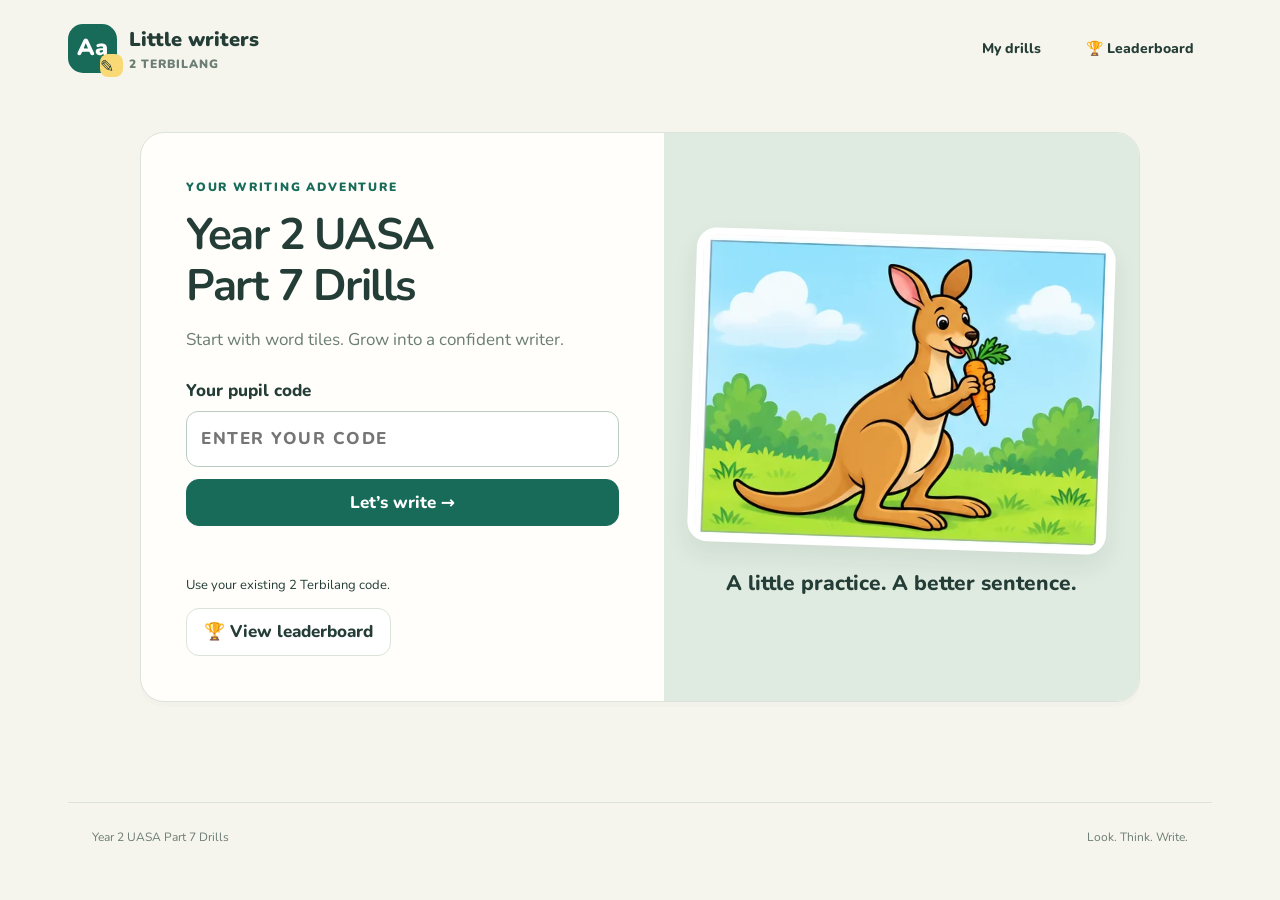
<file: year2-writing-drills/index.html>
<!doctype html><html lang="en"><head><meta charset="utf-8"><meta name="viewport" content="width=device-width,initial-scale=1"><meta name="theme-color" content="#176b58"><meta name="description" content="Year 2 UASA Part 7 picture writing: unjumble, practise with word cues, and write independently."><title>Year 2 UASA Part 7 Drills</title><link rel="stylesheet" href="style.css"></head><body><header><a href="#" class="brand" aria-label="Home"><span class="logo">Aa<span>✎</span></span><span>Little writers<small>2 Terbilang</small></span></a><nav><button id="home">My drills</button><button id="leader">🏆 Leaderboard</button><button id="account" hidden>Change code</button></nav></header><main id="app"><p role="status">Opening your writing book…</p></main><footer>Year 2 UASA Part 7 Drills <span>Look. Think. Write.</span></footer><script src="app.js" defer></script></body></html>
</file>
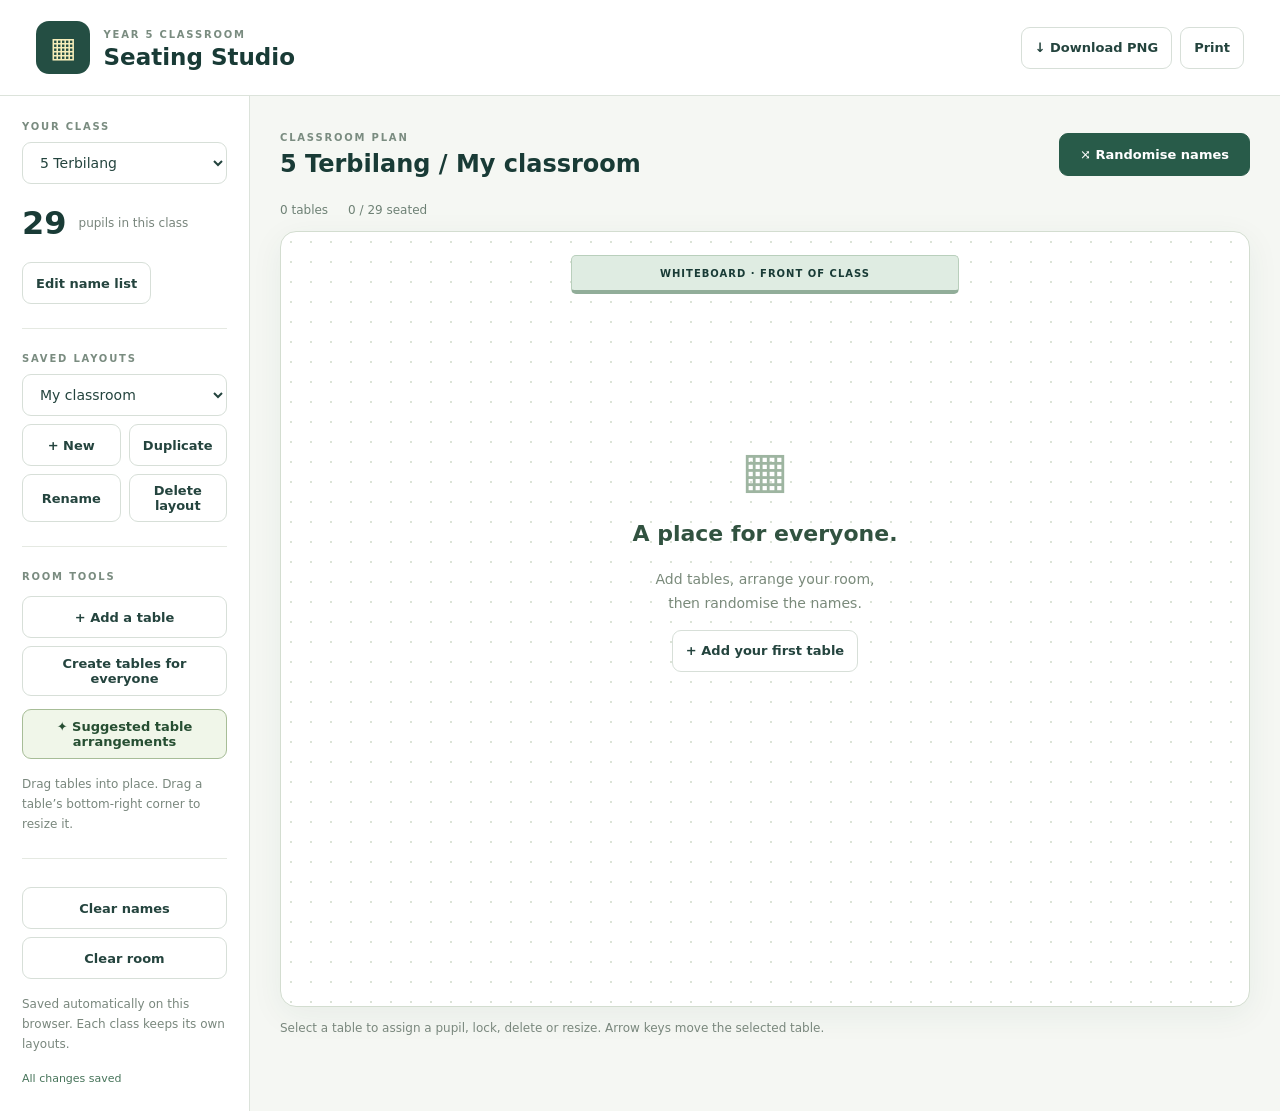
<file: year5-seating/index.html>
<!doctype html><html lang="en"><head><meta charset="utf-8"><meta name="viewport" content="width=device-width,initial-scale=1"><title>Year 5 · Seating Studio</title><link rel="stylesheet" href="style.css?v=3"></head><body>
<header><div class="brand"><span class="mark">▦</span><div><small>YEAR 5 CLASSROOM</small><h1>Seating Studio</h1></div></div><div class="exports"><button id="png">↓ Download PNG</button><button id="print">Print</button></div></header>
<main><aside><label for="classSelect">YOUR CLASS</label><select id="classSelect"></select><div class="stats"><strong id="count"></strong><span>pupils in this class</span></div><button id="roster">Edit name list</button><hr><label for="layoutSelect">SAVED LAYOUTS</label><select id="layoutSelect"></select><div class="row"><button id="newLayout">+ New</button><button id="copyLayout">Duplicate</button></div><div class="row"><button id="rename">Rename</button><button id="deleteLayout">Delete layout</button></div><hr><label>ROOM TOOLS</label><button id="add" class="wide">+ Add a table</button><button id="grid" class="wide">Create tables for everyone</button><button id="suggestions" class="wide suggestions-trigger">✦ Suggested table arrangements</button><p class="hint">Drag tables into place. Drag a table’s bottom-right corner to resize it.</p><div id="selection"><label id="selectedLabel" for="assignName">SELECTED TABLE</label><select id="assignName" aria-label="Assign pupil to selected table"></select><button id="lockTable" class="wide" aria-pressed="false">Lock name &amp; table</button><p id="lockHint" class="hint"></p><div class="row"><button id="smaller">− Size</button><button id="larger">+ Size</button></div><button id="remove" class="wide">Delete table</button></div><hr><button id="clearNames" class="wide">Clear names</button><button id="clearRoom" class="wide">Clear room</button><p class="hint">Saved automatically on this browser. Each class keeps its own layouts.</p><span id="saveState" role="status">All changes saved</span></aside>
<section class="workspace"><div class="roomhead"><div><small>CLASSROOM PLAN</small><h2 id="planTitle"></h2></div><button id="shuffle" class="primary">⤨ Randomise names</button></div><div class="summary"><span id="tableCount"></span><span id="assignedCount"></span></div><div class="roomscroll"><div id="room" tabindex="0" aria-label="Seating plan"><div class="board">WHITEBOARD · FRONT OF CLASS</div><div id="empty"><span>▦</span><h3>A place for everyone.</h3><p>Add tables, arrange your room,<br>then randomise the names.</p><button id="start">+ Add your first table</button></div><div id="tables"></div></div></div><p id="unseated"></p><p class="hint">Select a table to assign a pupil, lock, delete or resize. Arrow keys move the selected table.</p></section></main>
<dialog id="namesDialog"><form method="dialog"><div class="dialoghead"><h2>Class name list</h2><button value="cancel" aria-label="Close">×</button></div><p>One pupil per line. Full names are kept; table labels use given names.</p><textarea id="names" rows="15" spellcheck="false"></textarea><p id="nameError" role="alert"></p><button type="button" id="saveNames" class="primary">Save names</button></form></dialog><dialog id="suggestionsDialog" aria-labelledby="suggestionHeading"><div class="dialoghead"><div><small>PAK21 CLASSROOM IDEAS</small><h2 id="suggestionHeading">Suggested table arrangements</h2><p id="suggestionSummary"></p></div><button id="closeSuggestions" type="button" aria-label="Close suggestions">×</button></div><label class="suggestion-option"><input type="checkbox" id="suggestAutoNames" checked> Randomly assign pupils while balancing boys and girls across groups</label><p class="suggestion-help">Choose one of 10 classroom arrangements. Each creates a <strong>new saved layout</strong>, leaving your current layout untouched. Every desk seats one pupil. <span class="gender-key"><b class="gender-B">B</b> Boys <b class="gender-G">G</b> Girls</span></p><div id="suggestionGallery" class="suggestion-gallery"></div></dialog><div id="toast" role="status"></div><script src="roster.js"></script><script src="app.js?v=2"></script><script src="suggestions.js?v=1"></script></body></html>
</file>
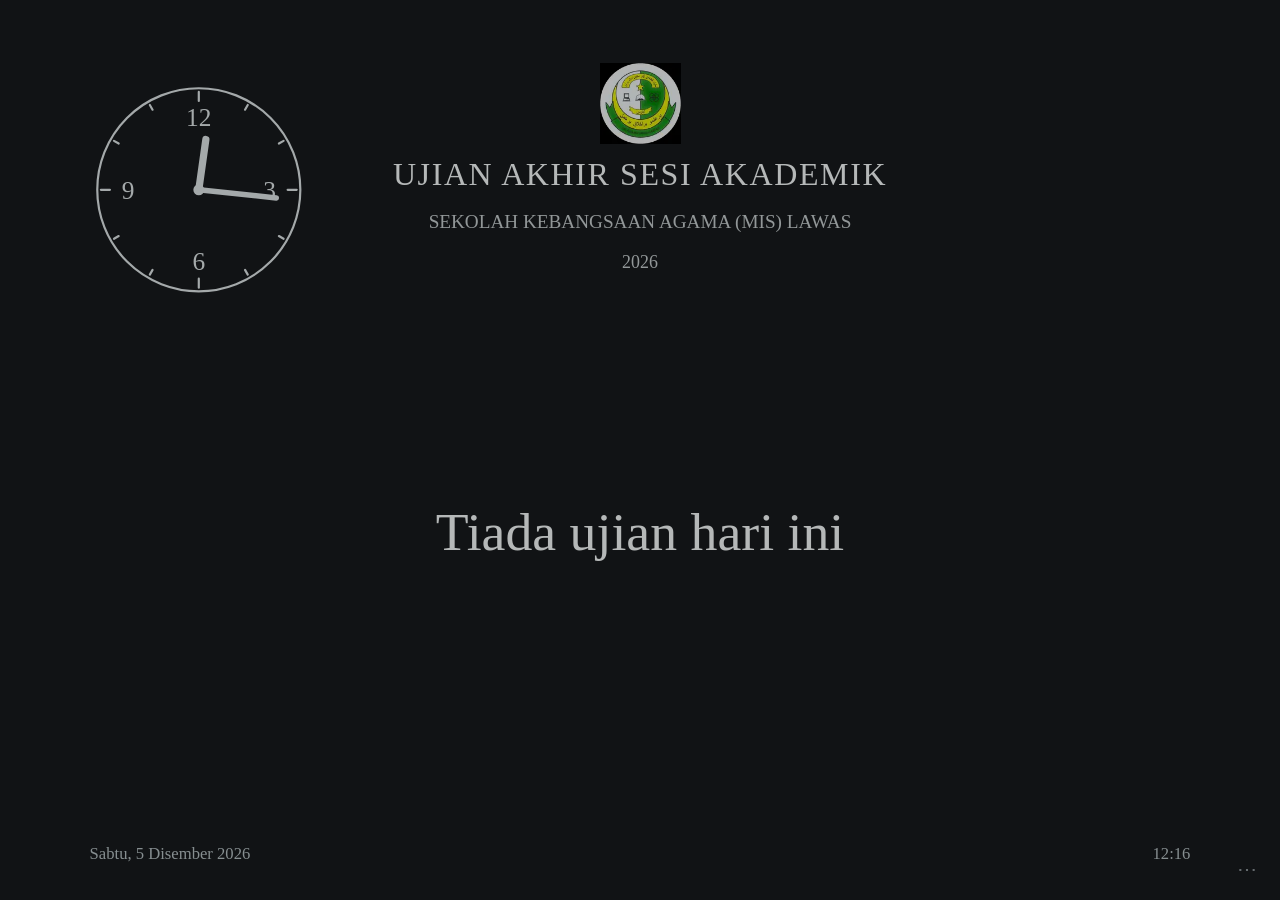
<file: uasa-5t-display/android/app/src/main/assets/index.html>
<!doctype html><html lang="ms"><meta charset="utf-8"><meta name="viewport" content="width=device-width, initial-scale=1"><title>UASA · Paparan Peperiksaan</title>
<style>
*{box-sizing:border-box}html,body{margin:0;width:100%;height:100%;background:#111315;color:#b5b8b8;font-family:"Times New Roman",Times,serif}body{overflow:hidden}button,input,select{font:inherit}#board{height:100%;padding:7vh 7vw 4vh;display:flex;flex-direction:column;text-align:center;filter:brightness(var(--dim,1))}header h1{font-size:clamp(16px,2.5vw,48px);font-weight:500;letter-spacing:.05em;margin:0 0 2vh}header p{font-size:clamp(12px,1.5vw,29px);color:#929798;margin:1vh 0}header .class{font-size:clamp(12px,1.4vw,27px);margin-top:2.2vh}main{flex:1;display:flex;flex-direction:column;justify-content:center;min-height:0}#state{font-size:clamp(13px,1.4vw,27px);color:#909697;letter-spacing:.12em;margin:0 0 3vh}#subject{font-size:clamp(22px,4.2vw,80px);font-weight:500;line-height:1.15;margin:0 auto 3vh;max-width:95%;}#time{font-size:clamp(17px,2.5vw,48px);margin:0 0 1.8vh;font-variant-numeric:tabular-nums}#duration{font-size:clamp(13px,1.7vw,32px);color:#93999a;margin:0}#count{font-size:clamp(18px,2.7vw,52px);margin:5vh 0 0}#count strong{font-weight:500}footer{display:flex;justify-content:space-between;align-items:center;font-size:clamp(12px,1.3vw,25px);color:#868e90}#clock{font-variant-numeric:tabular-nums}#gear{position:fixed;bottom:1vh;right:1vw;background:none;border:0;color:#656b6e;padding:10px;font-size:20px}#preview{display:none;position:fixed;top:0;left:0;width:100%;text-align:center;background:#37352d;color:#d0c7af;padding:6px;font-size:15px}#panel{display:none;position:fixed;inset:0;overflow:auto;background:#191c20;color:#c4c7ca;padding:4vh 5vw}#panel h2{font-weight:500}#panel button{background:#30363b;color:#d0d3d6;border:1px solid #596167;border-radius:4px;padding:10px 16px;margin:4px}#panel input,#panel select{background:#272d32;color:#ddd;border:1px solid #646b70;padding:8px}table{width:100%;border-collapse:collapse;margin:24px 0}td,th{text-align:left;padding:10px;border-bottom:1px solid #363b40}#close{float:right}small{color:#9aA1a8} @media(max-height:450px){#board{padding-top:4vh}header p{margin:0}#count{margin-top:3vh}#subject{margin-bottom:2vh}}

#analog{position:absolute;left:7vw;top:9vh;width:min(17vw,260px);height:min(17vw,260px);color:#a4a9aa}#analog svg{display:block;width:100%;height:100%}#analog text{font-family:"Times New Roman",Times,serif;fill:currentColor;font-size:14px}#analog line{stroke:currentColor;stroke-linecap:round}#analog .tick{stroke-width:1.2}#analog .hand{stroke-width:3}#analog #hourHand{stroke-width:4}
@media(max-width:700px){#analog{left:3vw;top:19vh;width:20vw;height:20vw}header h1{font-size:4vw}header p{font-size:2.8vw}}
#schoolLogo{display:block;width:clamp(64px,9vh,108px);height:clamp(64px,9vh,108px);object-fit:contain;margin:0 auto 1.3vh;filter:brightness(.72);flex-shrink:0}
@media(max-height:500px){#schoolLogo{width:48px;height:48px;margin-bottom:.5vh}#board{padding-top:2vh}}
</style>
<div id="board"><div id="analog" role="img" aria-label="Jam analog"><svg viewBox="0 0 120 120" aria-hidden="true"><circle cx="60" cy="60" r="56" fill="none" stroke="currentColor" stroke-width="1.2"/><line class="tick" x1="60.00" y1="11.00" x2="60.00" y2="6.00"/><line class="tick" x1="85.50" y1="15.83" x2="87.00" y2="13.23"/><line class="tick" x1="104.17" y1="34.50" x2="106.77" y2="33.00"/><line class="tick" x1="109.00" y1="60.00" x2="114.00" y2="60.00"/><line class="tick" x1="104.17" y1="85.50" x2="106.77" y2="87.00"/><line class="tick" x1="85.50" y1="104.17" x2="87.00" y2="106.77"/><line class="tick" x1="60.00" y1="109.00" x2="60.00" y2="114.00"/><line class="tick" x1="34.50" y1="104.17" x2="33.00" y2="106.77"/><line class="tick" x1="15.83" y1="85.50" x2="13.23" y2="87.00"/><line class="tick" x1="11.00" y1="60.00" x2="6.00" y2="60.00"/><line class="tick" x1="15.83" y1="34.50" x2="13.23" y2="33.00"/><line class="tick" x1="34.50" y1="15.83" x2="33.00" y2="13.23"/><text x="60" y="25" text-anchor="middle">12</text><text x="99" y="65" text-anchor="middle">3</text><text x="60" y="104" text-anchor="middle">6</text><text x="21" y="65" text-anchor="middle">9</text><line class="hand" id="hourHand" x1="60" y1="60" x2="60" y2="32"/><line class="hand" id="minuteHand" x1="60" y1="60" x2="60" y2="17"/><circle cx="60" cy="60" r="3" fill="currentColor"/></svg></div><header id="heading"><img id="schoolLogo" src="./school-logo.webp" alt="Lencana rasmi SK Agama (MIS) Lawas"><h1>UJIAN AKHIR SESI AKADEMIK</h1><p>SEKOLAH KEBANGSAAN AGAMA (MIS) LAWAS</p><p class="class">2026</p></header><main><p id="state"></p><h2 id="subject"></h2><p id="time"></p><p id="duration"></p><p id="count"></p></main><footer><span id="date"></span><span id="clock"></span></footer></div>
<button id="gear" aria-label="Tetapan guru">⋯</button><div id="preview">PRATONTON — masa simulasi · Kembali automatik dalam 60 saat</div>
<section id="panel"><button id="close">Tutup</button><h2>Tetapan guru</h2><p><label for="cohort">Jadual peperiksaan </label><select id="cohort"><option value="tahap1">Tahap 1</option><option value="year5" selected>Tahap 2</option></select></p><p>Waktu Malaysia (UTC+8). Pastikan tarikh dan jam peranti tepat.</p><button id="fullScreen">Skrin penuh</button><button id="deviceTime">Tetapan tarikh & masa peranti</button><p>Kecerahan teks &nbsp; <input id="dim" type="range" min="65" max="100" value="100" aria-label="Kecerahan teks"></p><small>Laraskan juga kecerahan smartboard jika skrin masih terlalu terang.</small><div id="timetable"></div><p id="apkUpdateRow" hidden><button id="checkApkUpdate" type="button">Semak kemas kini APK</button> <small id="apkUpdateStatus">Kemas kini akan disemak secara automatik.</small></p><h3>Pratonton paparan</h3><input id="testDate" type="datetime-local" value="2026-10-26T07:00"><button id="test">Pratonton 60 saat</button><button id="live">Kembali ke masa sebenar</button><p><small>Tiada bunyi atau animasi. Paparan bertukar mengikut jadual walaupun tanpa Internet.</small></p></section>
<script>
(function(root){'use strict';
var rows=[
['2026-10-26','07:30','09:00','BAHASA MELAYU'],['2026-10-26','09:45','11:15','SAINS'],['2026-10-26','11:30','13:00','REKA BENTUK TEKNOLOGI'],
['2026-10-27','07:30','09:00','BAHASA INGGERIS'],['2026-10-27','09:45','11:15','MATEMATIK'],['2026-10-27','11:30','12:45','PENDIDIKAN JASMANI KESIHATAN'],
['2026-10-28','07:30','09:00','PENDIDIKAN ISLAM'],['2026-10-28','09:45','11:15','BAHASA ARAB'],['2026-10-28','11:30','12:45','SEJARAH']];
function stamp(date,time){return Date.parse(date+'T'+time+':00+08:00')}
var activeCohort="year5";
var papers=rows.map(function(r){return {date:r[0],start:r[1],end:r[2],subject:r[3],a:stamp(r[0],r[1]),b:stamp(r[0],r[2])}});
var tahap1=papers.map(function(p){var q=Object.assign({},p);if(q.subject==='REKA BENTUK TEKNOLOGI')q.subject='PENDIDIKAN SENI VISUAL';if(q.subject==='SEJARAH')q.subject='MUZIK';return q});
function setCohort(id){activeCohort=id==='tahap1'?'tahap1':'year5'}
function getPapers(){return activeCohort==='tahap1'?tahap1:papers}
function pad(n){return n<10?'0'+n:String(n)}
function parts(ms){var d=new Date(ms+8*3600000),date=d.getUTCFullYear()+'-'+pad(d.getUTCMonth()+1)+'-'+pad(d.getUTCDate());return {date:date,dateText:['Ahad','Isnin','Selasa','Rabu','Khamis','Jumaat','Sabtu'][d.getUTCDay()]+', '+d.getUTCDate()+' '+['Januari','Februari','Mac','April','Mei','Jun','Julai','Ogos','September','Oktober','November','Disember'][d.getUTCMonth()]+' '+d.getUTCFullYear(),clock:pad(d.getUTCHours())+':'+pad(d.getUTCMinutes()),minute:d.getUTCHours()*60+d.getUTCMinutes()}}
function time(t){var a=t.split(':'),h=Number(a[0]);return (h%12||12)+'.'+a[1]+(h<12?' a.m.':' p.m.')}
function timeRange(p){return time(p.start)+' – '+time(p.end)}
function duration(p){var n=(p.b-p.a)/60000,h=Math.floor(n/60),m=n%60;return (h?h+' jam':'')+(h&&m?' ':'')+(m?m+' minit':'')}
function state(ms){var d=parts(ms),today=getPapers().filter(function(p){return p.date===d.date}),active=today.filter(function(p){return p.a<=ms&&ms<p.b})[0],next=today.filter(function(p){return p.a>ms})[0];
if(active)return {mode:'active',label:'UJIAN SEDANG BERLANGSUNG',subject:active.subject,time:timeRange(active),duration:duration(active),count:'Baki masa: '+Math.ceil((active.b-ms)/60000)+' minit'};
if(next)return {mode:'waiting',label:d.minute>=540&&d.minute<570?'REHAT':'',subject:next.subject,time:timeRange(next),duration:duration(next),count:'Ujian seterusnya: '+Math.ceil((next.a-ms)/60000)+' minit'};
return {mode:'finished',label:'',subject:today.length?'Ujian hari ini telah tamat':'Tiada ujian hari ini',time:'',duration:'',count:''};}
var api={papers:papers,getPapers:getPapers,setCohort:setCohort,state:state,parts:parts,timeRange:timeRange,stamp:stamp};root.Exam=api;if(typeof module!=='undefined')module.exports=api;
})(typeof window!=='undefined'?window:globalThis);

</script><script>
'use strict';
var previewTime=null,previewUntil=0;
function byId(id){return document.getElementById(id)}
function put(id,text){if(byId(id).textContent!==text)byId(id).textContent=text}
function now(){if(previewTime!==null&&Date.now()<previewUntil)return previewTime;previewTime=null;return Date.now()}
function render(){var ms=now(),v=Exam.state(ms),p=Exam.parts(ms);put('state',v.label);put('subject',v.subject);put('time',v.time);put('duration',v.duration);put('count',v.count);put('date',p.dateText);put('clock',p.clock);var hm=p.clock.split(':').map(Number);byId('hourHand').setAttribute('transform','rotate('+((hm[0]%12)*30+hm[1]*.5)+' 60 60)');byId('minuteHand').setAttribute('transform','rotate('+(hm[1]*6)+' 60 60)');byId('analog').setAttribute('aria-label','Jam '+p.clock+' waktu Malaysia');byId('preview').style.display=previewTime!==null?'block':'none'}
function panel(open){byId('panel').style.display=open?'block':'none'}
byId('fullScreen').onclick=function(){var el=document.documentElement;var fn=el.requestFullscreen||el.webkitRequestFullscreen;if(fn){var result=fn.call(el);if(result&&result.catch)result.catch(function(){});}panel(false)};
byId('gear').onclick=function(){panel(true)};byId('close').onclick=function(){panel(false)};
if(window.Android&&typeof Android.checkForUpdates==='function'){byId('apkUpdateRow').hidden=false;byId('checkApkUpdate').onclick=function(){Android.checkForUpdates()};window.onNativeUpdateStatus=function(status){put('apkUpdateStatus',status)}}
byId('deviceTime').onclick=function(){if(window.Android)Android.openTimeSettings();else alert('Buka tetapan tarikh dan masa komputer anda.')};
var saved='100';try{saved=localStorage.getItem('exam5t-dim')||'100'}catch(e){}byId('dim').value=saved;
function dim(){document.documentElement.style.setProperty('--dim',Math.max(.65,Math.min(1,Number(byId('dim').value)/100)));try{localStorage.setItem('exam5t-dim',byId('dim').value)}catch(e){}}
byId('dim').oninput=dim;dim();
byId('test').onclick=function(){var ms=Date.parse(byId('testDate').value+':00+08:00');if(!isFinite(ms)){alert('Pilih tarikh dan masa.');return}previewTime=ms;previewUntil=Date.now()+60000;panel(false);render()};
byId('live').onclick=function(){previewTime=null;panel(false);render()};
window.returnToLive=function(){previewTime=null;panel(false);render()};
function drawTimetable(){byId('timetable').innerHTML='<table><thead><tr><th>Tarikh</th><th>Masa</th><th>Mata pelajaran</th></tr></thead><tbody>'+Exam.getPapers().map(function(p){return '<tr><td>'+p.date.split('-').reverse().join('.')+'</td><td>'+Exam.timeRange(p)+'</td><td>'+p.subject+'</td></tr>'}).join('')+'</tbody></table><small>Rehat setiap hari: 9.00–9.30 pagi. Kertas kedua bermula pada 9.45 pagi.</small>';}
function changeCohort(){var id=byId('cohort').value;Exam.setCohort(id);try{localStorage.setItem('uasa-cohort',id)}catch(e){}drawTimetable();render()}
try{var previous=localStorage.getItem('uasa-cohort');if(previous==='tahap1')byId('cohort').value=previous}catch(e){}
byId('cohort').onchange=changeCohort;changeCohort();
render();setInterval(render,1000);document.addEventListener('visibilitychange',function(){if(!document.hidden){previewTime=null;render()}});
</script></html>
</file>
<file: class-reminders/style.css>
@import url('https://fonts.googleapis.com/css2?family=DM+Sans:wght@400;500;600;700&family=Manrope:wght@500;600;700;800&display=swap');
:root{--bg:#f6f7f3;--ink:#243e37;--muted:#78827d;--green:#234e46;--line:#e3e7df}*{box-sizing:border-box}body{margin:0;background:var(--bg);color:var(--ink);font:15px 'DM Sans',sans-serif}h1,h2,h3,.brand{font-family:Manrope,sans-serif}h1,h2,h3,p{margin-top:0}h1{font-size:32px;letter-spacing:-1.2px;line-height:1.25}h2{font-size:22px;letter-spacing:-.6px}p{line-height:1.65}button,input,textarea,select{font:inherit}button{cursor:pointer;border:0;border-radius:10px;padding:12px 18px;font-weight:600;color:var(--ink);background:transparent;min-height:44px}button:disabled{opacity:.5;cursor:wait}button:hover{filter:brightness(.95)}button:focus-visible,a:focus-visible{outline:3px solid #bda339;outline-offset:4px}input,select,textarea{width:100%;border:1px solid #dce1d8;padding:13px 14px;background:#fff;border-radius:9px;color:var(--ink);outline-color:var(--green)}label{display:block;font-weight:600;font-size:13px;margin:20px 0 10px}label input,label select,label textarea{display:block;margin-top:8px}input::placeholder,textarea::placeholder{color:#98a09b}a{color:inherit;text-decoration:none}[hidden]{display:none!important}.brand{font-size:26px;font-weight:800;letter-spacing:-1.3px;display:flex;align-items:center;gap:8px}.brand>span{display:grid;place-items:center;background:var(--green);color:#fff;width:38px;height:38px;border-radius:12px;font-size:27px}.brand i{color:#dbbb56;font-size:9px;margin:12px 0 0 -4px}.eyebrow{font-size:10px;font-weight:700;letter-spacing:1.7px;display:block;margin-bottom:14px}.muted,.hint{color:var(--muted)}.hint{font-size:12px;line-height:1.6}.primary{background:var(--green);color:#fff;box-shadow:0 3px 0 #183b3420}.secondary{border:1px solid var(--line);background:#fff}.full{width:100%;margin-top:14px}.error{color:#a43434;font-size:13px;margin:12px 0}#welcome{display:grid;grid-template-columns:1fr 1fr;min-height:100vh}.intro{background:#e9eee3;padding:42px 58px;display:flex;flex-direction:column;overflow:hidden}.intro>div{max-width:530px;margin:65px auto 25px}.intro h1{font-size:54px;line-height:1.13;letter-spacing:-2.4px;margin:22px 0}.intro p{color:#63746a}.intro footer{font-size:11px;color:#7a877b;margin-top:auto}.paper{position:relative;background:#fffcf1;width:330px;padding:30px;border-radius:3px;transform:rotate(-5deg);box-shadow:7px 15px 0 #d9e0d2;margin:45px 0 30px}.paper:before{content:'';position:absolute;top:-14px;left:125px;background:#e6c965aa;width:70px;height:30px;transform:rotate(7deg)}.paper small{font-size:8px;letter-spacing:2px}.paper h2{font-size:28px;margin:18px 0}.paper p{font-size:12px;margin:15px 0}.paper b{position:absolute;right:28px;top:80px;font-size:60px;color:#d6ad38}.entry{display:flex;align-items:center;justify-content:center;padding:60px}.entry>div{max-width:410px;width:100%}.entry h2{font-size:30px;line-height:1.25;margin:18px 0}.tabs{display:flex;background:#e9ede6;padding:4px;border-radius:10px;margin:32px 0 26px}.tabs button{flex:1;font-size:12px;padding:10px}.tabs .active{background:#fff}.note{padding:18px;background:#f6f4e9;font-size:12px;line-height:1.7;border-radius:10px;margin:25px 0;color:#8b8265}.note p{margin:8px 0 0}aside{width:245px;padding:35px 24px;position:fixed;top:0;bottom:0;background:#fff;border-right:1px solid var(--line);display:flex;flex-direction:column}.nav-label{font-size:9px;letter-spacing:1.4px;color:#98a096;margin:55px 12px 15px}nav button{display:flex;gap:13px;align-items:center;width:100%;text-align:left;margin-bottom:7px;font-size:15px;color:#788479}nav button.active{background:#eaf0e7;color:var(--green)}nav button span{font-size:13px}.aside-note{background:#f5f3e9;border-radius:15px;padding:21px;margin-top:auto;margin-bottom:30px;font-size:30px;color:#b99932}.aside-note p{font-size:13px;margin:12px 0 0;color:var(--ink)}.profile{display:flex;align-items:center;gap:9px;border-top:1px solid var(--line);padding-top:23px}.profile #avatar{border-radius:50%;background:#e7eddf;width:35px;height:35px;display:grid;place-items:center}.profile strong{display:block;font-size:12px;max-width:105px;overflow:hidden;text-overflow:ellipsis}.profile small{font-size:10px;color:var(--muted);text-transform:capitalize}.profile button{padding:5px;margin-left:auto}main{margin-left:245px;padding:45px 48px;max-width:1700px}header{display:flex;justify-content:space-between;align-items:center;gap:20px;margin-bottom:32px}header h1{margin:10px 0}header p{font-size:13px;margin-bottom:0}header .eyebrow{color:#8b958b;letter-spacing:1px}.stats{display:grid;grid-template-columns:repeat(4,1fr);gap:18px;margin-bottom:38px}.stat{border:1px solid var(--line);padding:21px;border-radius:14px;background:#fff;position:relative;overflow:hidden}.stat:nth-child(2){background:#eff2e8}.stat:nth-child(3){background:#fcf6e4}.stat:last-child{background:#e9efec}.stat>span{font-size:11px;color:#748174;display:block;margin-bottom:17px}.stat strong{font-size:30px;font-family:Manrope;letter-spacing:-1px}.stat small{display:block;font-size:10px;color:#7f897d;margin-top:7px}.stat i{position:absolute;right:20px;top:16px;font-size:21px;color:#7b8b73;font-style:normal}.feed-heading{display:flex;justify-content:space-between;align-items:center;gap:15px}.feed-heading h2{font-size:19px;margin-bottom:5px}.feed-heading h2 span{font-size:11px;border:1px solid var(--line);border-radius:20px;padding:3px 8px;margin-left:8px}.feed-heading p{font-size:12px}.feed-heading select{max-width:200px;font-size:12px}.filters{display:flex;gap:6px;border-bottom:1px solid var(--line);padding-bottom:16px;margin:7px 0 22px}.filters button{font-size:12px;padding:8px 16px;min-height:36px;color:#8a9189}.filters button.active{background:var(--green);color:#fff}.feed{display:grid;gap:15px}.post{border:1px solid var(--line);border-radius:14px;background:#fff;padding:23px 25px;display:grid;grid-template-columns:48px 1fr;gap:16px}.post-icon{height:43px;width:43px;border-radius:12px;display:grid;place-items:center;font-size:22px;background:#eef1e6;color:#71835a}.post[data-category=exam] .post-icon{background:#f9eed4;color:#b39642}.post-top{display:flex;align-items:center;gap:8px;margin-bottom:9px;font-size:9px;color:#8a9289;flex-wrap:wrap}.badge{text-transform:uppercase;letter-spacing:.6px;font-size:9px;font-weight:700;color:#718367;background:#f0f3e9;border-radius:5px;padding:4px 7px}.post h3{font-size:17px;margin:0 0 9px;letter-spacing:-.3px;overflow-wrap:anywhere}.post p{font-size:13px;color:#7b847b;white-space:pre-wrap;overflow-wrap:anywhere;margin-bottom:16px}.post-bottom{display:flex;align-items:center;justify-content:space-between;gap:12px;border-top:1px solid #f0f1eb;padding-top:12px;font-size:11px;color:#7c877b;flex-wrap:wrap}.post-actions{display:flex;align-items:center;gap:7px}.post-actions button{font-size:11px;min-height:32px;padding:7px 10px}.seen-button{border:1px solid #dce5d6;color:#69845c}.archive{color:#9b8074}.unread-dot{width:6px;height:6px;border-radius:50%;background:#c3a653;margin-left:auto}.empty{border:1px dashed #d1dacb;padding:55px 20px;text-align:center;border-radius:16px;background:#ffffff80}.empty>span{font-size:40px;color:#8ba07c;display:block;margin-bottom:18px}.empty h3{font-size:21px;margin-bottom:8px}.empty p{font-size:13px;color:#899382;max-width:380px;margin:auto}.refresh{text-align:center;margin:23px 0}.panel{padding:28px;background:#fff;border:1px solid var(--line);border-radius:15px}.panel>p{font-size:13px;color:var(--muted)}.settings-grid{display:grid;grid-template-columns:1fr 1fr;gap:24px}.connection,.teacher-row{border-bottom:1px solid var(--line);padding:16px 0;font-size:13px}.connection small,.teacher-row small{display:block;margin-top:5px;color:var(--muted)}.teacher-row button{font-size:11px;color:#9b6257;padding:5px 0}fieldset{border:1px solid var(--line);border-radius:8px;margin:20px 0;padding:10px 15px}fieldset label{display:flex;align-items:center;gap:10px;margin:8px 0;font-weight:400}fieldset input{width:auto;margin:0}legend{font-size:12px;padding:0 6px}.board-bar{display:flex;gap:15px;justify-content:space-between}.board-bar select{max-width:240px}.board-hero{padding:38px 0 18px}.board-hero h2{font-size:38px}.board-grid{display:grid;grid-template-columns:repeat(2,1fr);gap:20px}.board-grid .post{padding:30px;grid-template-columns:1fr}.board-grid .post h3{font-size:25px}.board-grid .post p{font-size:19px;color:#50634e}.board-grid .post-bottom{font-size:15px}.board-grid .post-top,.board-grid .badge{font-size:12px}.board-grid .post-actions{display:none}#board-view:fullscreen{background:var(--bg);padding:35px 50px;overflow:auto}dialog{border:1px solid var(--line);border-radius:20px;max-width:640px;width:calc(100% - 30px);padding:32px;color:var(--ink);max-height:92vh;overflow:auto;box-shadow:0 25px 90px #20372b30}dialog::backdrop{background:#1f352a80;backdrop-filter:blur(4px)}.dialog-heading{display:flex;justify-content:space-between;align-items:start}.dialog-heading h2{margin:0}.close{font-size:26px;padding:0 8px}.two-col{display:grid;grid-template-columns:1fr 1fr;gap:16px}#code-dialog{max-width:480px}#issued-code{display:block;overflow-wrap:anywhere;background:#f0f3e9;padding:20px;border-radius:12px;font-size:19px;line-height:1.6;margin:22px 0}#toast{position:fixed;bottom:25px;left:50%;transform:translateX(-50%);z-index:100;background:#243e37;color:#fff;padding:13px 23px;border-radius:12px;max-width:90%;box-shadow:0 4px 30px #0002;display:none;font-size:13px}
@media(max-width:1100px){main{padding:30px 25px;margin-left:210px}aside{width:210px;padding:28px 17px}.stats{gap:10px}.stat{padding:18px}.intro{padding:35px}.intro h1{font-size:46px}.entry{padding:35px}.settings-grid{grid-template-columns:1fr}}@media(max-width:760px){#welcome{grid-template-columns:1fr}.intro{padding:25px 28px}.intro>div{margin:35px 0 8px}.intro h1{font-size:39px}.intro p{font-size:13px}.paper,.intro footer{display:none}.entry{padding:35px 28px}.entry h2{font-size:26px}aside{position:sticky;top:0;width:100%;height:auto;flex-direction:row;padding:13px 18px;align-items:center;z-index:5;border-bottom:1px solid var(--line)}aside .brand{font-size:22px}aside .brand>span{width:30px;height:30px}.nav-label,.aside-note,.profile{display:none}aside nav{display:flex;margin-left:auto}nav button{width:auto;font-size:21px;padding:8px 11px;min-height:38px;margin:0}nav button span{display:none}main{margin:0;padding:25px 20px}header{align-items:start;margin-bottom:25px}header h1{font-size:25px;max-width:260px}header .eyebrow{font-size:9px}header .primary{font-size:0;padding:12px;width:45px;flex-shrink:0}header .primary:after{content:'＋';font-size:22px}.stats{grid-template-columns:1fr 1fr;margin-bottom:30px}.stat{padding:17px}.stat strong{font-size:27px}.stat>span{margin-bottom:12px}.feed-heading h2{font-size:17px}.feed-heading select{max-width:140px}.filters{gap:0;overflow:auto}.filters button{white-space:nowrap;padding:8px 12px}.post{padding:18px 16px;gap:10px;grid-template-columns:35px 1fr}.post-icon{width:32px;height:32px;font-size:18px;border-radius:9px}.post h3{font-size:16px}.post p{font-size:12px}.post-bottom{gap:8px;font-size:10px}.board-grid{grid-template-columns:1fr}.board-hero h2{font-size:30px}.panel{padding:22px}.two-col{grid-template-columns:1fr;gap:0}dialog{padding:24px}.refresh{font-size:10px}}
</file>
<file: colour-card-scanner/styles.css>
:root{font-family:system-ui,-apple-system,"Segoe UI",Arial,sans-serif;color:#e8eef6;background:#0b1220;font-size:15px;line-height:1.35;color-scheme:dark}*{box-sizing:border-box}body{margin:0}button,input,select,textarea{font:inherit}button{cursor:pointer;touch-action:manipulation}button:disabled{opacity:.35;cursor:not-allowed}button:focus-visible,input:focus-visible,textarea:focus-visible,select:focus-visible{outline:3px solid #87c4ff;outline-offset:2px}input,select,textarea{background:#17263b;color:#e8eef6;border:1px solid #40536b;border-radius:9px;padding:9px 11px;min-height:43px;max-width:100%}textarea{width:100%;resize:vertical}input[type=number]{width:68px}input[type=range]{width:110px;min-height:auto;accent-color:#78b7ff}input[type=checkbox]{accent-color:#75b3ff;min-height:auto;width:19px;height:19px}h1,h2,p{margin:0}h1{font-size:1.23rem}h2{font-size:1.06rem}button,.filebutton{border-radius:9px;border:1px solid transparent;padding:10px 14px;font-weight:650;min-height:43px;color:inherit;white-space:normal}button.primary{background:#4297e5;color:#071420}button.primary:hover{background:#7db8ef}.secondary,.filebutton{background:#21334c;border-color:#405575}.secondary:hover,.filebutton:hover{background:#2d486b}.small{min-height:34px;padding:5px 10px;font-size:.83rem}.textbutton{border:0;background:transparent;color:#9dc9ff;padding:4px 8px;min-height:32px}.topbar{padding:15px clamp(14px,3vw,34px);display:flex;justify-content:space-between;align-items:center;gap:20px;border-bottom:1px solid #304055;background:#111d2f;flex-wrap:wrap}.brand,.topright{display:flex;align-items:center;gap:12px}.brand strong,.brand small{display:block}.brand strong{font-size:1.2rem}.brand small{color:#9eb0c8;font-size:.78rem}.mark{display:grid;place-items:center;background:#3c8fdb;color:#0a1827;font-size:25px;border-radius:11px;width:40px;height:40px;font-weight:bold}.status{border:1px solid #516078;border-radius:100px;padding:7px 12px;font-size:.83rem;color:#c7d5e6}.status.good{color:#b4e4c2;border-color:#438b60}.status.bad{color:#ffcdcb;border-color:#aa5555}.privacy{font-size:.8rem;color:#91a8c1}.shell{max-width:1660px;margin:0 auto;padding:16px clamp(11px,2vw,26px) 25px}.panel{background:#152238;border:1px solid #30415a;border-radius:13px;padding:14px;margin-bottom:14px}.controls{padding:13px 16px}.toolbar{display:flex;flex-wrap:wrap;align-items:end;gap:10px 13px}.toolbar label,.sidebar label,.questions label{display:flex;flex-direction:column;gap:5px;font-weight:600;font-size:.84rem;color:#c4d2e4}.toolbar.compact{margin-top:11px;align-items:center}.toolbar.compact label{flex-direction:row;align-items:center;gap:7px}.toolbar label.check{align-self:center}.help{color:#91aac6;margin-top:10px;font-size:.81rem}.workspace{display:grid;grid-template-columns:minmax(0,2.15fr) minmax(265px,.85fr);align-items:start;gap:14px}.viewerHead,.headrow{display:flex;align-items:center;justify-content:space-between;gap:10px}.viewerHead p{font-size:.81rem;color:#a9bad0;margin:6px 0 0}.count{padding:8px 10px;border:1px solid #4a6482;border-radius:10px;font-variant-numeric:tabular-nums;white-space:nowrap;font-weight:700;color:#d3e9ff}.tabbar{display:flex;gap:7px;margin-top:13px;margin-bottom:9px;flex-wrap:wrap}.tabbar .mode{background:#22334b;border:1px solid #4d637e;color:#b9cbe1;min-height:35px;padding:7px 12px}.tabbar .mode.active{background:#2b648f;color:white;border-color:#79c0ef}.cameraStage{position:relative;width:100%;aspect-ratio:16/9;background:#0a101b;border:1px solid #415066;border-radius:10px;overflow:hidden;touch-action:pan-y}.cameraStage video{position:absolute;inset:0;width:100%;height:100%;object-fit:contain;display:none}.cameraStage video.on{display:block}.cameraStage video.mirrored{transform:scaleX(-1)}.cameraStage canvas{position:absolute;width:100%;height:100%;inset:0;touch-action:pan-y;z-index:3}.cameraStage.calibrating canvas{touch-action:none;cursor:crosshair}.stagePlaceholder{position:absolute;inset:0;display:flex;flex-direction:column;align-items:center;justify-content:center;gap:5px;color:#7d91ad;pointer-events:none}.stagePlaceholder span{font-size:48px;opacity:.5}.stagePlaceholder strong{font-size:1.06rem}.stagePlaceholder small{font-size:.76rem}.stagePlaceholder.hidden{display:none}.stageLabel{position:absolute;left:10px;top:10px;padding:5px 9px;border-radius:5px;background:rgba(7,15,27,.74);color:#cde2f5;font-size:.72rem;font-weight:750;z-index:2;letter-spacing:.04em;pointer-events:none}.stageBottom{display:flex;gap:8px;justify-content:space-between;flex-wrap:wrap;font-size:.78rem;color:#b0c2d8;margin-top:9px}.legend{display:flex;align-items:center;gap:5px;white-space:nowrap}.swatch{height:12px;width:12px;border-radius:3px;display:inline-block;margin-left:6px}.swatch.a,.answer.a{background:#ffe633;color:#1b1b06}.swatch.b,.answer.b{background:#49fa28;color:#062600}.swatch.c,.answer.c{background:#e235db;color:#240724}.swatch.d,.answer.d{background:#22e5e9;color:#043538}.after{margin-top:13px}.inset{padding:16px}.inset + .inset{margin-top:0}.fine{font-size:.81rem;color:#a8bad1;font-weight:400}.inset>p{margin-top:7px;margin-bottom:12px}.selected{display:flex;justify-content:space-between;align-items:center;gap:8px;background:#1d2f49;padding:10px 11px;border-radius:8px;margin:12px 0}.selected span{font-size:.85rem;color:#b5c8de}.sidebar label input{width:100%}.optionlabel{font-size:.8rem;margin:13px 0 8px;color:#c5d6eb}.manual{display:grid;grid-template-columns:repeat(5,minmax(0,1fr));gap:5px}.manual button{padding:8px 3px;min-width:0;min-height:45px;font-size:.91rem;border:2px solid transparent}.manual button.active{outline:3px solid #fff;outline-offset:0}.manual .clear{background:#394759;border:1px solid #64738a;color:#eef3f9;font-size:.74rem}.headrow h2{min-width:0}.rosterGrid{display:grid;grid-template-columns:repeat(4,minmax(0,1fr));gap:6px;margin:13px 0}.seatbtn{display:flex;justify-content:center;align-items:center;flex-direction:column;gap:1px;padding:5px 2px;min-height:48px;border:1px solid #48607f;border-radius:7px;background:#1b2d45;min-width:0}.seatbtn b{font-size:.91rem}.seatbtn small{font-size:.64rem;color:#c9d7e6;max-width:100%;overflow:hidden;text-overflow:ellipsis;white-space:nowrap}.seatbtn.active{border-color:#abd8ff;box-shadow:0 0 0 2px #7ebefa inset}.seatbtn.answered{background:#21533e;border-color:#468a5e}.seatbtn.uncertain{background:#5c4525;border-color:#ac853b}.seatbtn.wrong{background:#622d37;border-color:#b65b6c}.stackbuttons{display:grid;grid-template-columns:1fr 1fr;gap:8px;margin-top:13px}.stackbuttons button,.stackbuttons .filebutton{font-size:.82rem;text-align:center;min-height:44px}.filebutton{display:flex!important;align-items:center;justify-content:center;position:relative;overflow:hidden}.filebutton input{position:absolute;inset:0;opacity:0;cursor:pointer;width:100%}.filebutton:focus-within{outline:3px solid #87c4ff}.questions{padding:17px}.questions>.headrow{margin-bottom:16px}.questions .headrow p{margin-top:4px}.questions>label{margin-bottom:12px}.answersGrid{display:grid;grid-template-columns:repeat(2,minmax(0,1fr));gap:12px}.questionOption{border:2px solid transparent;border-radius:9px;padding:12px 14px;min-width:0}.questionOption input{width:100%;background:rgba(0,0,0,.25);color:inherit;border-color:rgba(0,0,0,.27);font-weight:500;min-height:43px}.questionOption.a{background:#f8d929;color:#2b2500}.questionOption.b{background:#4ce338;color:#071d05}.questionOption.c{background:#ec4be4;color:#24041c}.questionOption.d{background:#3fdadf;color:#06252a}.questionFoot{justify-content:space-between}.results{padding:14px;margin-top:16px;background:#20344b;border-radius:9px;border:1px solid #496583;font-size:1.06rem}.results strong{color:#acf0be}footer{text-align:center;color:#7f95b3;font-size:.76rem;padding:12px}.cameraStage.calibrating .stageLabel{color:#ffd99e}.questionOption label{width:100%}@media(max-width:1060px){.workspace{grid-template-columns:minmax(0,1fr)}.sidebar{display:grid;grid-template-columns:repeat(3,minmax(0,1fr));gap:12px}.sidebar .inset{min-width:0}.rosterGrid{grid-template-columns:repeat(4,minmax(0,1fr))}.stackbuttons{grid-template-columns:1fr}.inset{margin-bottom:14px}}@media(max-width:750px){.sidebar{grid-template-columns:1fr}.stackbuttons{grid-template-columns:repeat(2,minmax(0,1fr))}.rosterGrid{grid-template-columns:repeat(7,minmax(0,1fr))}.privacy{display:none}}@media(max-width:520px){.topbar{padding:10px}.shell{padding:10px 7px}.panel{padding:11px}.viewerHead{align-items:start;flex-direction:column}.cameraStage{border-radius:6px}.answersGrid{grid-template-columns:1fr}.rosterGrid{grid-template-columns:repeat(4,minmax(0,1fr))}.toolbar{gap:8px}.toolbar button{font-size:.83rem;padding:8px 10px}.count{align-self:flex-start}.stageBottom{font-size:.69rem}.mark{width:35px;height:35px}.topright{flex:1}.status{margin-left:auto}}
</file>
<file: part6-drill/styles.css>
:root{--bg:#f8fafc;--card:#fff;--text:#0f172a;--muted:#64748b;--line:#dbe2ea;--accent:#2563eb;--accent2:#0ea5e9;--good:#16a34a;--shadow:0 14px 36px rgba(15,23,42,.10)}
*{box-sizing:border-box}body{margin:0;font-family:Inter,ui-sans-serif,system-ui,-apple-system,BlinkMacSystemFont,"Segoe UI",sans-serif;background:linear-gradient(180deg,#eff6ff 0,#f8fafc 38%);color:var(--text)}button,select,input,textarea{font:inherit}button{cursor:pointer}.app{min-height:100vh;display:flex;flex-direction:column}
header{display:flex;align-items:center;justify-content:space-between;gap:12px;padding:14px 18px;background:rgba(255,255,255,.92);border-bottom:1px solid var(--line);position:sticky;top:0;z-index:20;backdrop-filter:blur(8px)}.brand{display:flex;align-items:center;gap:10px;min-width:0}.badge{width:38px;height:38px;border-radius:12px;display:grid;place-items:center;background:#dbeafe;color:#1d4ed8;font-weight:900}.brand h1{font-size:18px;margin:0}.brand p{font-size:12px;color:var(--muted);margin:2px 0 0}.head-actions{display:flex;gap:8px}.btn{border:1px solid var(--line);background:#fff;color:var(--text);border-radius:12px;padding:10px 13px;font-weight:800;min-height:42px}.btn.primary{background:var(--accent);border-color:var(--accent);color:#fff}.btn.danger{color:#b91c1c}.btn.icon{width:44px;padding:0}
main{flex:1;padding:18px}.stage{max-width:1280px;margin:0 auto;display:grid;grid-template-columns:190px minmax(0,1fr) 190px;gap:18px;align-items:center}.phone-wrap{display:flex;justify-content:center}.phone{cursor:pointer;width:166px;min-height:330px;border:8px solid #172033;border-radius:30px;background:#0f172a;padding:10px;box-shadow:0 18px 44px rgba(15,23,42,.22)}.phone.ring{animation:ring .52s ease-in-out 2}@keyframes ring{0%,100%{transform:rotate(0)}20%{transform:rotate(-3deg)}40%{transform:rotate(3deg)}60%{transform:rotate(-2deg)}80%{transform:rotate(2deg)}}.phone-screen{min-height:294px;border-radius:20px;background:linear-gradient(180deg,#e0f2fe,#fff);display:flex;flex-direction:column;align-items:center;justify-content:space-between;padding:18px 12px;text-align:center}.speaker{width:52px;height:5px;border-radius:4px;background:#94a3b8}.call-icon{width:68px;height:68px;border-radius:50%;display:grid;place-items:center;background:#22c55e;color:#fff;font-size:30px;box-shadow:0 8px 20px rgba(34,197,94,.28)}.called-name{font-size:20px;line-height:1.1;font-weight:900;min-height:48px;display:grid;place-items:center;word-break:break-word}.phone small{color:#475569}.phone button{width:100%;border:0;border-radius:14px;padding:11px;background:#16a34a;color:#fff;font-weight:900;min-height:44px}.phone button:disabled,.mobile-phones button:disabled{background:#94a3b8;cursor:not-allowed}
.centre{min-width:0}.toolbar{display:flex;flex-wrap:wrap;gap:10px;align-items:center;justify-content:space-between;margin-bottom:12px}.type-select{display:flex;gap:8px;align-items:center;min-width:0}.type-select select{max-width:330px;padding:10px 12px;border:1px solid var(--line);border-radius:12px;background:#fff;font-weight:800}.progress{font-size:14px;color:var(--muted);font-weight:800}.question-card{background:var(--card);border:1px solid var(--line);border-radius:24px;box-shadow:var(--shadow);padding:28px;min-height:360px;display:flex;flex-direction:column;justify-content:center;text-align:center;position:relative;overflow:hidden}.question-card:before{content:"";position:absolute;left:0;right:0;top:0;height:8px;background:linear-gradient(90deg,var(--accent),var(--accent2))}.q-label{font-size:13px;letter-spacing:.08em;text-transform:uppercase;color:var(--accent);font-weight:900;margin-bottom:18px}.question{font-size:clamp(30px,4.2vw,54px);line-height:1.18;font-weight:900;max-width:900px;margin:0 auto}.hint{margin:24px auto 0;color:var(--muted);font-size:15px;max-width:700px}.nav{display:flex;gap:10px;justify-content:center;margin-top:14px}.nav .btn{min-width:120px}.mobile-phones{display:none}.footerline{max-width:1280px;margin:16px auto 0;display:flex;justify-content:space-between;gap:12px;align-items:center;flex-wrap:wrap;color:var(--muted);font-size:13px;font-weight:700}
.overlay{position:fixed;inset:0;background:rgba(15,23,42,.55);display:none;align-items:flex-start;justify-content:center;padding:6vh 16px 24px;z-index:40;overflow:auto}.overlay.open{display:flex}.modal{width:min(760px,100%);background:#fff;border-radius:22px;box-shadow:0 30px 90px rgba(15,23,42,.32);overflow:hidden}.modal-head{display:flex;justify-content:space-between;align-items:center;padding:18px 20px;border-bottom:1px solid var(--line)}.modal-head h2{margin:0;font-size:20px}.modal-body{padding:20px;display:grid;gap:16px}.modal label{display:grid;gap:7px;font-size:13px;font-weight:900;color:#334155}.modal input,.modal select,.modal textarea{width:100%;border:1px solid #cbd5e1;border-radius:12px;padding:11px 12px;background:#fff}.modal textarea{min-height:210px;resize:vertical;line-height:1.5}.two-col{display:grid;grid-template-columns:1fr 1fr;gap:12px}.note{padding:11px 13px;border-radius:12px;background:#eff6ff;color:#1e3a8a;font-size:13px;line-height:1.45}.status{font-size:13px;font-weight:800;min-height:18px;color:#166534}.modal-actions{display:flex;gap:10px;justify-content:flex-end;flex-wrap:wrap;padding:0 20px 20px}
@media(max-width:900px){.stage{grid-template-columns:1fr}.phone-wrap{display:none}.mobile-phones{display:grid;grid-template-columns:1fr 1fr;gap:10px;margin-top:12px}.mobile-phones button{border:0;border-radius:16px;background:#0f172a;color:#fff;padding:14px 10px;font-weight:900;min-height:64px}.mobile-phones span{display:block;font-size:12px;color:#cbd5e1;margin-top:4px}.question-card{min-height:330px;padding:24px 18px}.type-select{width:100%}.type-select select{max-width:none;flex:1}}
@media(max-width:560px){header{padding:10px 12px}.brand p{display:none}.brand h1{font-size:16px}.head-actions span{display:none}main{padding:12px}.question-card{border-radius:18px;min-height:300px}.question{font-size:34px}.two-col{grid-template-columns:1fr}.nav .btn{flex:1}.progress{width:100%;text-align:right}.mobile-phones{grid-template-columns:1fr}.modal-body{padding:16px}.modal-actions{padding:0 16px 16px}.overlay{padding-left:10px;padding-right:10px}}
.phone:focus-visible{outline:4px solid #60a5fa;outline-offset:4px}


/* Year 2-style pupil call-out */
.callout-backdrop{position:fixed;inset:0;background:#1b233675;display:none;align-items:center;justify-content:center;z-index:100;padding:18px}
.callout-backdrop.open{display:flex}
.callout-phone{width:min(390px,94vw);background:#151a24;border:9px solid #2a3343;border-radius:38px;padding:13px;box-shadow:0 22px 70px #0006;position:relative}
.callout-phone::before{content:"";display:block;width:105px;height:7px;border-radius:6px;background:#4b5567;margin:2px auto 12px}
.callout-screen{min-height:570px;border-radius:25px;background:linear-gradient(180deg,#edf6ff,#ffffff 46%,#f7f0ff);padding:28px 20px 20px;text-align:center;position:relative;overflow:hidden}
.callout-close{position:absolute;right:16px;top:13px;border:0;background:transparent;color:#667085;box-shadow:none;font-size:28px;padding:3px 8px}
.callout-title{font-size:14px;letter-spacing:.16em;color:#7a8497;font-weight:900}
.callout-class{font-size:14px;font-weight:900;color:#697386;margin-top:8px}
.callout-avatar{width:94px;height:94px;border-radius:50%;background:#dff7ee;margin:20px auto 13px;display:grid;place-items:center;position:relative;color:#16a34a}
.callout-avatar svg{width:47px;height:47px}
.callout-phone.is-calling .callout-avatar::before,.callout-phone.is-calling .callout-avatar::after{content:"";position:absolute;inset:-7px;border:3px solid #79d1b0;border-radius:50%;animation:callPulse 1.35s infinite;opacity:0}
.callout-phone.is-calling .callout-avatar::after{animation-delay:.45s}
@keyframes callPulse{0%{transform:scale(.78);opacity:0}35%{opacity:.72}100%{transform:scale(1.38);opacity:0}}
.callout-heading{font-size:27px;font-weight:800;color:#697386;margin:4px 0 8px}
.callout-name{font-size:clamp(24px,6vw,34px);font-weight:900;line-height:1.15;color:#0f172a;min-height:116px;display:flex;align-items:center;justify-content:center;padding:0 4px;word-break:normal}
.callout-name.cycling{color:#5d6780}
.callout-name.selected{color:#0f172a}
.callout-status{font-size:19px;font-weight:700;color:#64748b;min-height:28px}
.callout-remaining{font-size:13px;line-height:1.35;color:#8a94a7;min-height:38px;margin-top:7px}
.callout-actions{display:flex;justify-content:center;gap:38px;margin-top:12px}
.callout-action{width:68px;height:68px;border:0;border-radius:50%;padding:0;display:grid;place-items:center;color:#fff}
.callout-action svg{width:31px;height:31px}
.callout-action.hangup{background:#e04f55}
.callout-action.newcall{background:#16a34a}
.callout-action:disabled{opacity:.38;cursor:not-allowed}
.callout-labels{display:flex;justify-content:center;gap:40px;color:#7b8494;font-size:13px;font-weight:700;margin-top:5px}
.callout-labels span{width:68px;text-align:center}
@media(max-width:560px){.callout-screen{min-height:520px;padding-left:14px;padding-right:14px}.callout-phone{border-width:7px}.callout-name{font-size:25px;min-height:120px}}


/* Floating call-out trigger: left side */
.callout-fab{
  position:fixed;
  left:14px;
  top:50%;
  transform:translateY(-50%);
  z-index:60;
  width:58px;
  height:58px;
  border:3px solid #d6e3f4;
  border-radius:50%;
  background:rgba(255,255,255,.97);
  color:#2563eb;
  box-shadow:0 10px 28px rgba(35,66,105,.22);
  display:grid;
  place-items:center;
  padding:0;
  cursor:pointer;
  backdrop-filter:blur(7px);
  -webkit-backdrop-filter:blur(7px);
}
.callout-fab svg{width:34px;height:34px;fill:currentColor}
.callout-fab:hover,.callout-fab:focus-visible{
  border-color:#9bb7ff;
  box-shadow:0 12px 32px rgba(79,124,255,.28);
  outline:none;
}
.callout-fab:active{transform:translateY(-50%) scale(.94)}
/* The floating icon replaces the old large side-phone triggers. */
.phone-wrap,.mobile-phones{display:none !important}
.stage{grid-template-columns:minmax(0,1fr) !important;max-width:980px}
@media(max-width:560px){
  .callout-fab{left:8px;width:52px;height:52px}
  .callout-fab svg{width:30px;height:30px}
  main{padding-left:66px}
}


/* Full Part 6 email task layout */
.question.full-task{
  font-size:clamp(19px,2.25vw,28px);
  line-height:1.5;
  text-align:left;
  white-space:pre-line;
  max-width:820px;
}
@media(max-width:560px){
  .question.full-task{font-size:18px;line-height:1.48}
}
</file>
<file: year2-writing-drills/style.css>
@import url('https://fonts.googleapis.com/css2?family=Nunito:wght@400;600;700;800;900&display=swap');
:root{--ink:#243d37;--muted:#6b7d75;--green:#176b58;--paper:#fffefa;--line:#dbe3da;--cream:#f6f5ed;--yellow:#f8d976}*{box-sizing:border-box}body{margin:0;background:var(--cream);color:var(--ink);font:17px/1.5 Nunito,ui-rounded,system-ui,sans-serif}button,input,textarea{font:inherit}button,a,input,textarea{-webkit-tap-highlight-color:transparent}button{cursor:pointer;border:1px solid var(--line);border-radius:13px;padding:10px 17px;background:white;color:var(--ink);font-weight:800;min-height:46px}button:hover{border-color:var(--green);transform:translateY(-1px)}button:disabled{opacity:.5;cursor:default;transform:none}button:focus-visible,a:focus-visible,input:focus-visible,textarea:focus-visible{outline:3px solid #dc9a28;outline-offset:3px}header{max-width:1200px;margin:auto;padding:24px 28px;display:flex;justify-content:space-between;align-items:center;gap:16px}.brand{display:flex;align-items:center;gap:12px;color:var(--ink);text-decoration:none;font-weight:900;font-size:20px}.brand small{display:block;font-size:12px;letter-spacing:1px;text-transform:uppercase;color:var(--muted)}.logo{width:49px;height:49px;display:grid;place-items:center;background:var(--green);color:white;border-radius:15px;position:relative;font-size:23px}.logo span{position:absolute;right:-6px;bottom:-4px;background:var(--yellow);color:var(--ink);width:23px;height:23px;border-radius:8px;font-size:17px}nav{display:flex;gap:9px;flex-wrap:wrap}nav button{font-size:14px;background:transparent;border-color:transparent}main{max-width:1144px;margin:12px auto 40px;padding:0 24px;min-height:70vh}h1,h2,h3,p{margin-top:0}h1{font-size:clamp(28px,4vw,44px);line-height:1.15;letter-spacing:-1.5px;margin-bottom:16px}h2{font-size:26px;line-height:1.25}h3{font-size:21px}.eyebrow{font-size:12px;letter-spacing:1.8px;text-transform:uppercase;font-weight:900;color:var(--green);margin-bottom:14px}.muted,small{color:var(--muted)}.primary{background:var(--green);color:white;border-color:var(--green)}.yellow{background:var(--yellow);border-color:var(--yellow)}.card{background:var(--paper);border:1px solid var(--line);border-radius:24px;padding:26px;box-shadow:0 5px 0 #263e3504}.login{display:grid;grid-template-columns:1.1fr 1fr;overflow:hidden;padding:0;max-width:1000px;margin:35px auto}.login .intro{padding:45px}.login .visual{background:#dfeae0;padding:28px;display:flex;flex-direction:column;justify-content:center;gap:20px}.visual .art{border:7px solid white;border-radius:20px;transform:rotate(2deg);box-shadow:0 12px 25px #26473515}.visual p{text-align:center;font-size:21px;font-weight:800;margin:0}.login label{font-weight:800;display:block;margin:25px 0 8px}input{border:1px solid #baccc1;border-radius:12px;padding:14px;width:100%;background:white;text-transform:uppercase;font-weight:800;letter-spacing:1.5px}.login .primary{width:100%;margin-top:12px}.hint{font-size:13px;margin-top:12px}.error{color:#a33439;font-weight:700;margin:12px 0;min-height:1.5em}.welcome{display:flex;justify-content:space-between;align-items:center;margin:28px 0;gap:20px}.welcome h1{font-size:36px;margin:6px 0}.stat{background:#e3eddf;border-radius:20px;padding:16px 23px;min-width:160px}.stat strong{display:block;font-size:29px}.drills{display:grid;grid-template-columns:repeat(3,1fr);gap:18px}.drill{display:flex;flex-direction:column;gap:12px;position:relative}.drill p{font-size:15px;margin:0}.badge{font-weight:900;font-size:13px;letter-spacing:1px}.drill .number{width:45px;height:45px;background:#e2eddf;color:var(--green);border-radius:14px;display:grid;place-items:center;font-size:23px}.drill:nth-child(2) .number{background:#fbedcd;color:#97741a}.drill:nth-child(3) .number{background:#e8e2f5;color:#745aa0}.drill h2{font-size:23px;margin:0}.sets{margin-top:auto;display:grid;gap:9px;padding-top:10px}.sets button{display:flex;align-items:center;justify-content:space-between;text-align:left}.sets small{font-size:12px}.progress{height:7px;background:#e7ebe3;border-radius:99px;overflow:hidden;margin:10px 0}.progress i{height:100%;display:block;background:var(--green);border-radius:99px}.note{padding:18px 3px;font-size:14px;color:var(--muted)}.row{display:flex;align-items:center;justify-content:space-between;gap:12px}.crumb{font-size:14px;color:var(--muted);margin:12px 0 20px}.crumb button{background:none;border:0;padding:0;min-height:36px;color:var(--green)}.steps{display:flex;gap:8px;margin:18px 0;flex-wrap:wrap}.steps button{width:40px;min-height:40px;padding:5px;border-radius:50%;font-size:14px}.steps .active{background:var(--green);color:white}.steps .done{background:#dcefdc}.workspace{display:grid;grid-template-columns:.95fr 1.05fr;gap:24px;align-items:start}.picture-card{padding:16px}.art{width:100%;aspect-ratio:4/3;background-repeat:no-repeat;background-size:200% 400%;border-radius:16px;background-color:#e8eee0}.wide{aspect-ratio:2/1;background-size:100% 300%}.picture-card .caption{font-size:12px;letter-spacing:1px;text-transform:uppercase;color:var(--muted);margin:13px 3px 2px;font-weight:800}.cues{display:flex;gap:7px;flex-wrap:wrap;margin:12px 0}.chip,.word{border-radius:10px;padding:8px 12px;font-weight:800;font-size:17px;border:1px solid transparent}.red{background:#ffeded;color:#a43b4a;border-color:#f1c7ce}.blue{background:#e9f3ff;color:#2c6097;border-color:#c8ddef}.green{background:#e9f5e7;color:#397139;border-color:#c8e2c5}.neutral{background:#f1f1e7;border-color:#d7ddce}.editor h2{font-size:24px;margin-bottom:7px}.editor>p{font-size:15px;color:var(--muted)}.answer-tiles{min-height:96px;padding:14px;border:2px dashed #b6cbbc;border-radius:15px;display:flex;flex-wrap:wrap;gap:7px;align-content:center;background:#f8faf3}.answer-tiles:empty:after{content:'Tap the words in order.';color:var(--muted);font-size:15px}.pile{display:flex;flex-wrap:wrap;gap:8px;margin:18px 0}textarea{display:block;resize:vertical;min-height:160px;width:100%;border:2px solid #c9d8cb;border-radius:15px;padding:17px;color:var(--ink);background:repeating-linear-gradient(#fffefa,#fffefa 35px,#eff1e8 36px);font-size:21px;line-height:36px}.checklist{display:flex;gap:13px;font-size:13px;font-weight:800;margin:15px 0;color:var(--muted);flex-wrap:wrap}.feedback{margin:15px 0;padding:15px;border-radius:13px;background:#fff2d8;font-size:15px}.feedback.good{background:#e5f4e3}.feedback ul{padding-left:20px;margin-bottom:0}.actions{display:flex;gap:9px;flex-wrap:wrap;margin-top:16px}.actions .primary{flex:1}.exam-pictures{display:grid;grid-template-columns:repeat(3,1fr);gap:14px;margin-bottom:22px}.exam-pictures button{padding:10px;border-radius:18px;text-align:left}.exam-pictures .selected{border:2px solid var(--green);background:#f0f6e9}.exam-pictures .chip{font-size:12px;padding:4px 6px}.exam-editor{max-width:760px;margin:auto}.exam-info{background:#f0ecd9;border-radius:15px;padding:16px;font-size:15px;margin-bottom:20px}.table-wrap{overflow:auto}table{border-collapse:collapse;width:100%;text-align:left}th{font-size:12px;letter-spacing:1px;text-transform:uppercase;color:var(--muted)}th,td{padding:16px 12px;border-bottom:1px solid var(--line)}td:first-child{font-weight:900;color:var(--green)}.empty{text-align:center;padding:45px 15px}.empty .big{font-size:46px}footer{max-width:1144px;margin:auto;padding:25px 24px;border-top:1px solid var(--line);font-size:12px;color:var(--muted);display:flex;justify-content:space-between}.saved{font-size:12px;color:var(--green)}@media(max-width:800px){.drills{grid-template-columns:1fr}.login{grid-template-columns:1fr}.login .visual{display:none}.workspace{grid-template-columns:1fr}.picture-card{max-width:580px;width:100%;margin:auto}.welcome h1{font-size:28px}.exam-pictures{gap:8px}.exam-pictures .cues{display:none}.exam-pictures button{padding:6px}.exam-pictures .art{border-radius:10px}.exam-pictures .badge{font-size:11px}header{padding:17px 18px;align-items:flex-start}.brand{font-size:16px}.logo{width:40px;height:40px}nav{gap:0;justify-content:flex-end}nav button{padding:7px 9px;font-size:12px}main{padding:0 16px}.card{padding:21px}.login .intro{padding:28px}.stat{min-width:100px;padding:12px}.stat strong{font-size:23px}.welcome{align-items:flex-start}.welcome small{font-size:12px}h1{letter-spacing:-.8px}.workspace .editor{padding:20px}.exam-pictures .art{aspect-ratio:1.3}.exam-pictures .wide{aspect-ratio:2}footer span{display:none}}@media(prefers-reduced-motion:reduce){*{scroll-behavior:auto!important;transition:none!important}}
</file>
<file: year5-seating/style.css>
:root{font-family:Inter,ui-sans-serif,system-ui,sans-serif;color:#193b36;background:#f5f7f3;font-synthesis:none}*{box-sizing:border-box}body{margin:0}button,select,textarea{font:inherit}button,select{min-height:42px;border:1px solid #d7dfd8;border-radius:9px;background:white;color:#24443e;padding:9px 13px}button{cursor:pointer;font-size:13px;font-weight:600}button:hover{background:#edf4ed;border-color:#6d9983}button:focus-visible,select:focus-visible{outline:3px solid #c69a41;outline-offset:2px}header{height:96px;padding:20px 36px;display:flex;justify-content:space-between;align-items:center;border-bottom:1px solid #dce3db;background:#fff}.brand{display:flex;gap:13px;align-items:center}.mark{background:#244e43;color:#f6edb9;padding:10px 14px;font-size:28px;border-radius:13px}small,label{font-size:10px;letter-spacing:1.8px;font-weight:750;color:#7a8c80}h1{font-size:23px;margin:2px 0}h2{font-size:24px;margin:5px 0}.exports,.row{display:flex;gap:8px}main{display:grid;grid-template-columns:250px 1fr;min-height:calc(100vh - 96px)}aside{background:#fff;padding:25px 22px;border-right:1px solid #dce3db}label{display:block;margin-bottom:10px}select{width:100%;font-size:14px}.stats{display:flex;align-items:center;gap:12px;margin:20px 0}.stats strong{font-size:32px}.stats span{font-size:12px;color:#78857c}hr{border:0;border-top:1px solid #e5e9e2;margin:24px 0}.row{margin-top:8px}.row button{flex:1;padding:8px}.wide{width:100%;margin:4px 0}.hint{font-size:12px;line-height:1.65;color:#79877d}.workspace{padding:30px;min-width:0}.roomhead{display:flex;justify-content:space-between;gap:20px;align-items:center}.primary{background:#285b49;color:white;border-color:#285b49;padding:13px 20px}.primary:hover{background:#174333;color:white}.summary{display:flex;gap:20px;font-size:12px;color:#6e8175;margin:20px 0 14px}.roomscroll{overflow:auto;border:1px solid #d3ddd0;border-radius:16px;background:#fff;box-shadow:0 8px 32px #274d3810}#room{width:100%;min-width:650px;aspect-ratio:1.25;position:relative;background-image:radial-gradient(#dbe3d7 1px,transparent 1px);background-size:20px 20px;overflow:hidden}.board{position:absolute;top:3%;left:30%;width:40%;height:5%;display:flex;align-items:center;justify-content:center;background:#dfece2;border:1px solid #b9cfbc;border-bottom:4px solid #91ad99;border-radius:5px;font-size:10px;letter-spacing:1px;font-weight:700}#empty{position:absolute;inset:27% 10%;text-align:center;color:#7a8a7b}#empty>span{font-size:50px;color:#9eb5a1}#empty h3{color:#315240;font-size:22px}#empty p{font-size:14px;line-height:1.7}.table{position:absolute;display:flex;align-items:center;justify-content:center;background:#faf1d8;border:1px solid #cfbd8c;border-bottom:4px solid #c2ad77;border-radius:9px;padding:14px 6px 8px;text-align:center;touch-action:none;user-select:none;cursor:grab;color:#4c472e;font-weight:650;font-size:clamp(10px,1vw,14px);overflow:hidden}.table.selected{outline:3px solid #3f8168;outline-offset:3px}.table .num{position:absolute;left:7px;top:3px;color:#8d7f5d;font-size:9px}.table .name{overflow-wrap:anywhere;line-height:1.2}.handle{position:absolute;right:0;bottom:0;width:22px;height:22px;cursor:nwse-resize;background:linear-gradient(135deg,transparent 65%,#ab9460 66%,#ab9460 72%,transparent 73%)}#selection{display:none;margin-top:22px}#saveState{font-size:11px;color:#47745a}#unseated{font-size:12px;line-height:1.6;color:#79652f}dialog{border:1px solid #cedacc;border-radius:16px;width:min(600px,95vw);padding:25px;color:#27483a}dialog::backdrop{background:#122c2466}.dialoghead{display:flex;justify-content:space-between}dialog p{font-size:13px;color:#718274}textarea{width:100%;padding:12px;border:1px solid #c7d7ca;border-radius:8px;line-height:1.6}#toast{position:fixed;bottom:25px;left:50%;transform:translateX(-50%);background:#234b3e;color:white;padding:13px 22px;border-radius:10px;display:none;z-index:10}@media(max-width:800px){header{padding:15px;height:auto;gap:10px}h1{font-size:18px}.exports button{font-size:11px;padding:7px}main{grid-template-columns:1fr}aside{display:grid;grid-template-columns:1fr 1fr;gap:10px;padding:15px}aside hr,aside .hint,aside>label,.stats{display:none}#selection{grid-column:1/-1}.workspace{padding:16px}.roomhead{align-items:start}h2{font-size:20px}.primary{padding:12px;font-size:12px}}@media print{@page{size:landscape;margin:10mm}header,aside,.summary,.roomhead button,.workspace>p{display:none}main{display:block}.workspace{padding:0}.roomscroll{overflow:visible;box-shadow:none;border:0}#room{width:240mm;min-width:0;height:175mm;aspect-ratio:auto;background:none}.table{print-color-adjust:exact;font-size:11px}.table.selected{outline:none}.handle{display:none}.board{print-color-adjust:exact}}


button:disabled,select:disabled{opacity:.5;cursor:not-allowed}.table.locked{background:#e0ece5;border-color:#779d88;cursor:default}.table.locked .handle{display:none}#assignName{font-size:12px;margin-bottom:8px}#lockTable[aria-pressed=true]{background:#285b49;color:white}@media(max-width:800px){#selection{position:sticky;top:0;background:white;padding:12px;border:1px solid #c8d8cc;border-radius:10px;z-index:4}#selection .hint{display:block}}

/* PAK21 classroom suggestion gallery */
.suggestions-trigger{background:#f0f6e9;border-color:#a7bd97;color:#264e32;margin-top:9px}
.suggestions-trigger:hover{background:#dfedd4}
#suggestionsDialog{width:min(970px,96vw);max-height:91vh;overflow:auto;padding:24px}
#suggestionsDialog .dialoghead{align-items:flex-start;gap:20px}
#suggestionsDialog .dialoghead h2{margin:6px 0}
#suggestionsDialog #closeSuggestions{font-size:24px;min-width:45px}
#suggestionSummary{margin:0;color:#476352;font-size:13px;font-weight:700}
.suggestion-option{display:flex;gap:10px;align-items:center;letter-spacing:0;font-size:13px;color:#24443e;margin:20px 0 10px;cursor:pointer}
.suggestion-option input{width:17px;height:17px;accent-color:#285b49;flex-shrink:0}
.suggestion-help{margin:5px 0 20px;line-height:1.6}
.gender-key{white-space:nowrap}
.gender-key b{font-size:10px;padding:3px 6px;border-radius:4px;margin-left:7px}
.gender-B{background:#cee0e7;color:#295568}
.gender-G{background:#eadbd0;color:#774d41}
.suggestion-gallery{display:grid;grid-template-columns:repeat(2,minmax(0,1fr));gap:15px}
.suggestion{border:1px solid #d8e3d8;border-radius:14px;padding:13px;background:#fff;display:flex;flex-direction:column}
.suggestion h3{font-size:15px;margin:13px 2px 6px}
.suggestion-type{font-size:12px;color:#35654e;margin:0 2px}
.suggestion p{font-size:12px;line-height:1.5;margin:6px 2px 12px;flex:1;color:#667f70}
.suggestion-apply{width:100%;margin-top:auto}
.suggestion-preview{position:relative;aspect-ratio:1.4;border-radius:9px;border:1px solid #c9dacb;background:radial-gradient(#d6e2d7 .8px,transparent .8px) 0 0/12px 12px,#f7faf6;overflow:hidden}
.suggestion-board{position:absolute;top:3%;left:30%;width:40%;height:5%;background:#c4dacb;border-radius:3px}
.suggestion-seat{position:absolute;border:1px solid #7e9990;border-radius:3px;display:flex;justify-content:center;align-items:center;font-size:10px;font-weight:800;color:#36574d}
.suggestion-seat.gender-B{background:#cee0e7;border-color:#87aebd;color:#295568}
.suggestion-seat.gender-G{background:#eadbd0;border-color:#c9ad9b;color:#774d41}
.suggestion-seat.gender-P{background:#e1e4dd;color:#626e62}
@media(max-width:720px){#suggestionsDialog{padding:15px}.suggestion-gallery{grid-template-columns:1fr}.suggestion-option{align-items:flex-start}.suggestions-trigger{grid-column:1/-1}}
@media print{#suggestionsDialog{display:none}}
</file>
